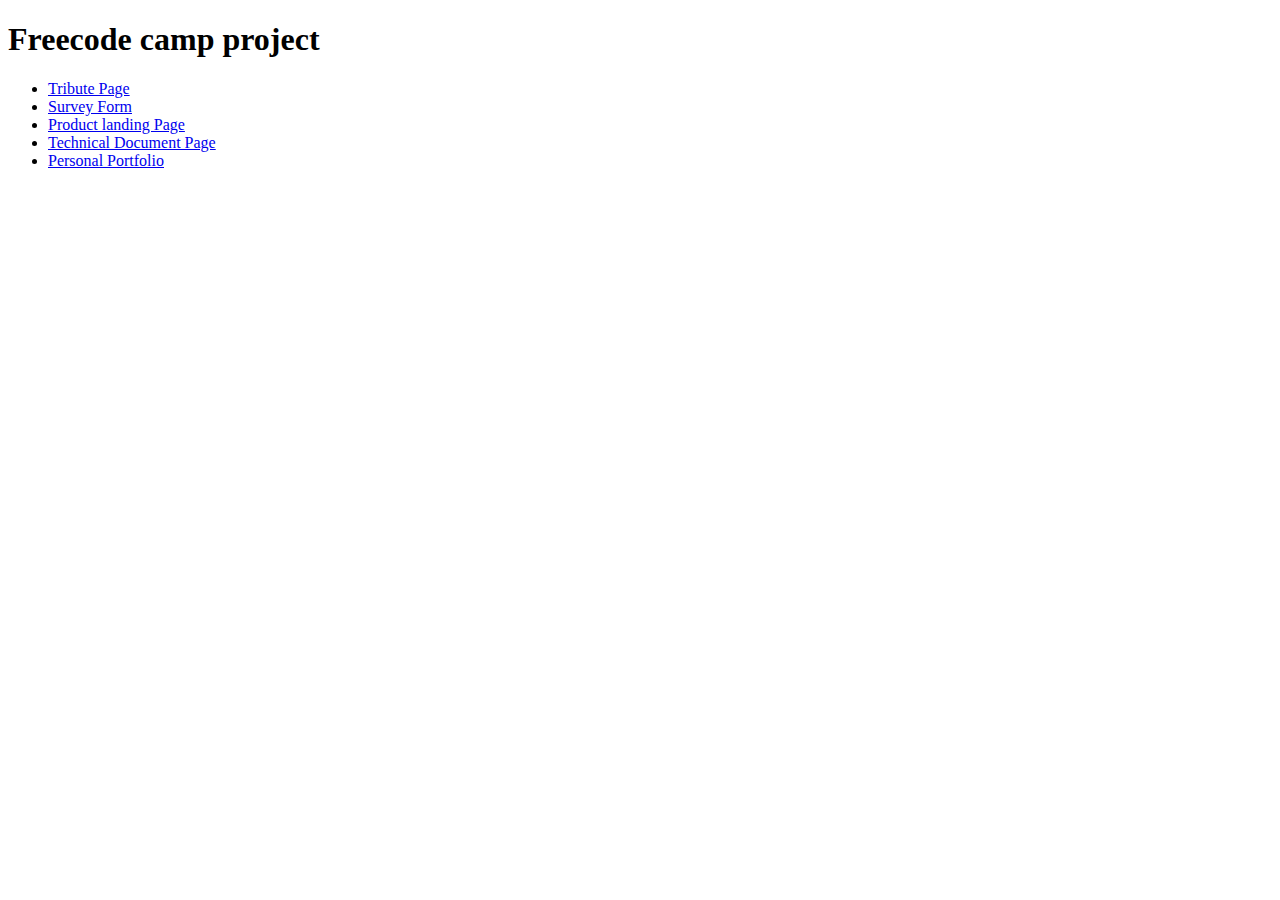
<file: index.html>
<!DOCTYPE html>
<html lang="en">
<head>
    <meta charset="UTF-8">
    <meta http-equiv="X-UA-Compatible" content="IE=edge">
    <meta name="viewport" content="width=device-width, initial-scale=1.0">
    <title>Document</title>
</head>
<body>
    <H1>Freecode camp project</H1>
    <ul>
    <li><a href="./Tribute Page/index.html">Tribute Page</a></li>
    <li><a href="./Survey Form/index.html">Survey Form</a></li>
    <li><a href="./Product Landing Page/index.html">Product landing Page</a></li>
    <li><a href="./Technical Documentation Page/index.html">Technical Document Page</a></li>
    <li><a href="./Portfolio/index.html">Personal Portfolio</a></li>
</ul>
</body>
</html>
</file>
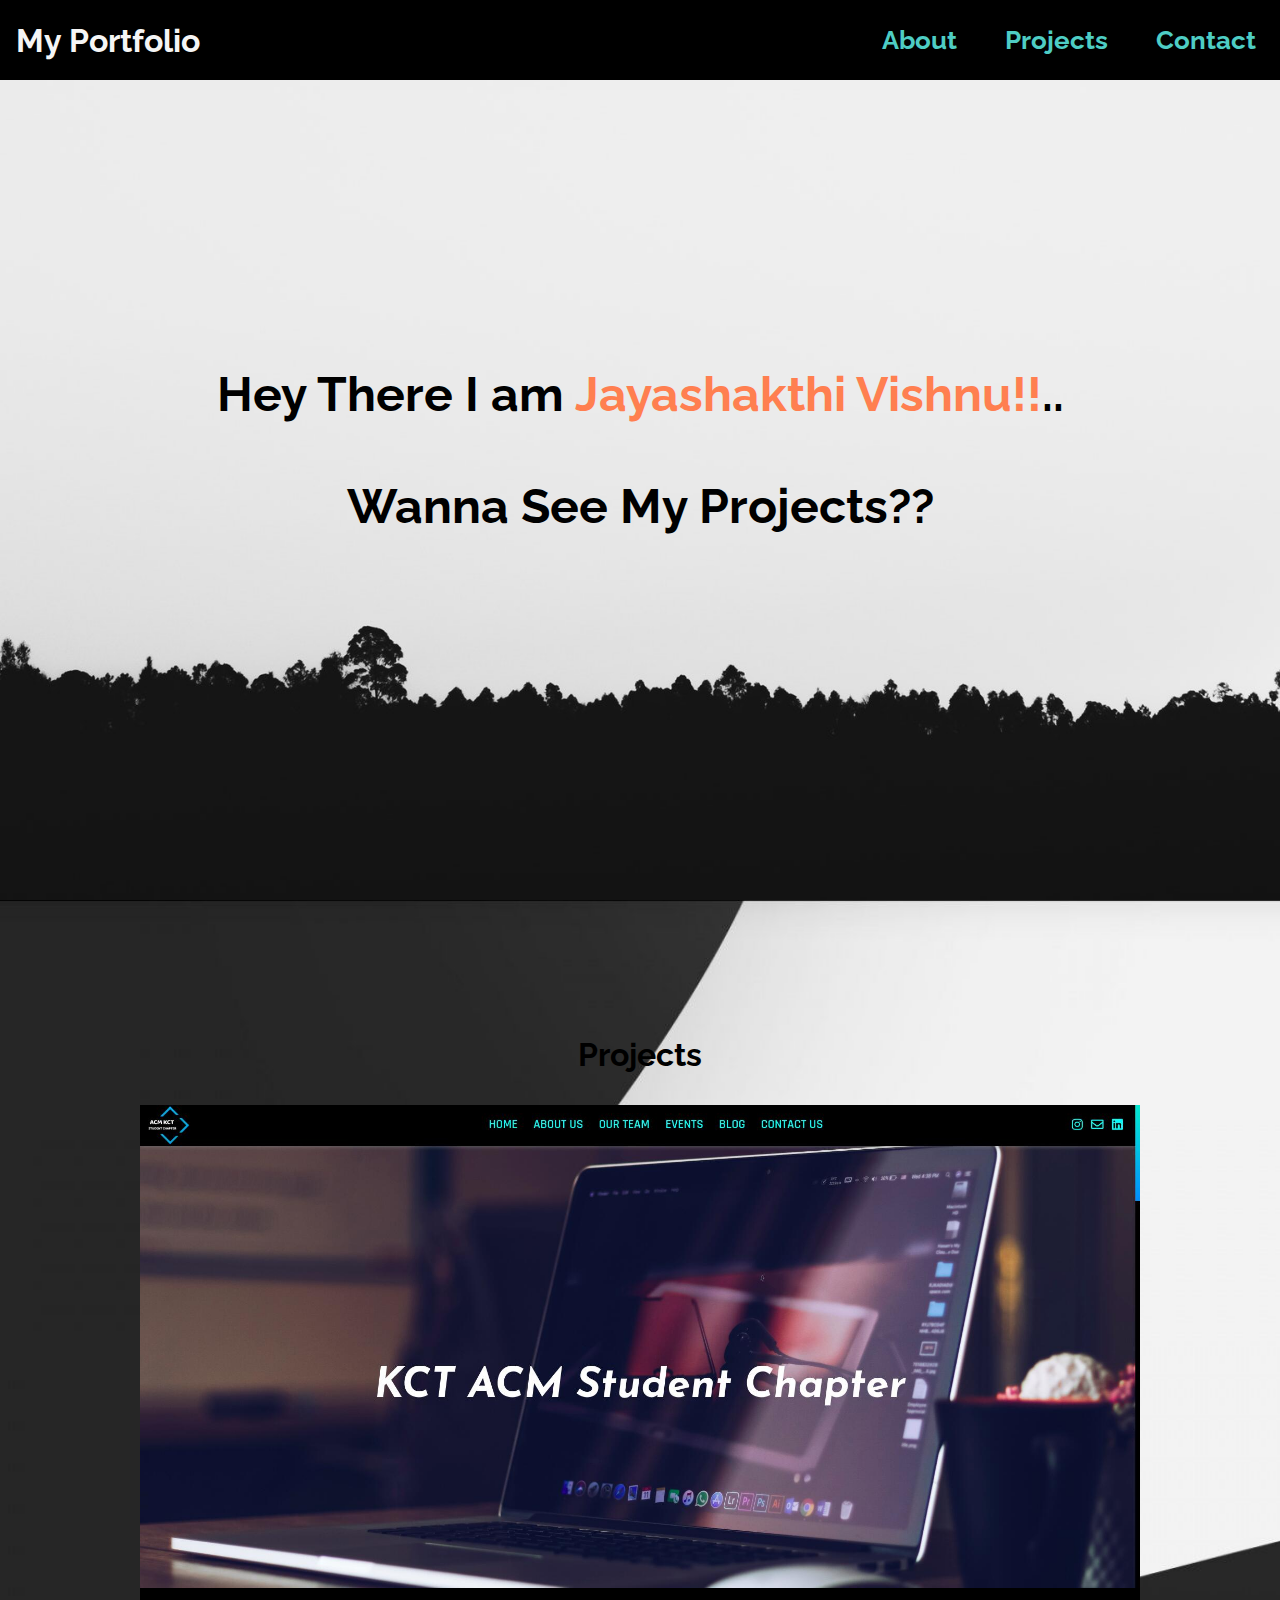
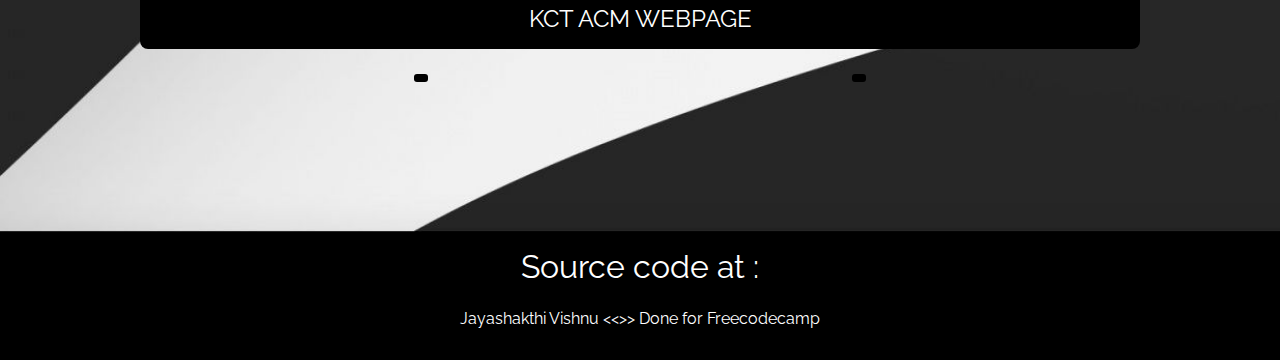
<file: Portfolio/index.html>
<!DOCTYPE html>
<html lang="en">
<head>
    <meta charset="UTF-8">
    <meta http-equiv="X-UA-Compatible" content="IE=edge">
    <meta name="viewport" content="width=device-width, initial-scale=1.0">
    <title>Document</title>
    <link rel="stylesheet" href="./styles.css">
    <link rel="stylesheet" href="https://use.fontawesome.com/releases/v5.8.1/css/all.css"
          integrity="sha384-50oBUHEmvpQ+1lW4y57PTFmhCaXp0ML5d60M1M7uH2+nqUivzIebhndOJK28anvf" crossorigin="anonymous" />
          <link rel="preconnect" href="https://fonts.gstatic.com">
          <link href="https://fonts.googleapis.com/css2?family=Raleway:wght@500&display=swap" rel="stylesheet">
    <link rel="stylesheet" href="./owl.carousel.min.css">
    <link rel="stylesheet" href="./owl.theme.default.min.css">
</head>
<body>
    <navbar id="navbar" class="navbar">
        <div class="heading">
            <h2>My Portfolio</h2>
        </div>
        <div class="links">
        <a href="#welcome-section">About</a>
        <a href="#projects">Projects</a>
        <a href="#footer">Contact</a>
        </div>
        <span><i class="fas fa-chevron-down" id="ham-burg"></i></span>
    </navbar>
    <section id="welcome-section">
        <h1>Hey There I am <span>Jayashakthi Vishnu!!</span>..<br><br>Wanna See My Projects??</h1>
    </section>
    <section id="projects">
        <h1 class="project-head">Projects</h1>
        <div id="inner-pro">
        <div class="owl-carousel owl-theme">
            <div class="item-wraps">
                <a href="https://acmkct.netlify.app/" target="_blank" class="projects-links project-tile">
                    <img src="./kctacm.jpg" alt="tribute page">
                    <div class="spaner">KCT ACM WEBPAGE</div>
                </a>
            </div>
                <div class="item-wraps">
                <a href="https://freeccjsv.netlify.app/tribute%20page/" target="_blank" class="projects-links project-tile">
                    <img src="./tribute1.jpg" alt="tribute page">
                    <div class="spaner">Tribute Page</div>
                </a>
                </div>
                <div class="item-wraps">
                    <a href="https://freeccjsv.netlify.app/survey%20form/" target="_blank" class="projects-links project-tile">
                        <img src="./tribute.jpg" alt="tribute page">
                        <div class="spaner">Survey Form</div>
                    </a>
                </div>
                <div class="item-wraps">
                    <a href="https://freeccjsv.netlify.app/product%20landing%20page/" target="_blank" class="projects-links project-tile">
                        <img src="./product-land.jpg" alt="tribute page">
                        <div class="spaner">Product Landing Page</div>
                    </a>
                </div>
                <div class="item-wraps">
                    <a href="https://freeccjsv.netlify.app/technical%20documentation%20page/" target="_blank" class="projects-links project-tile">
                        <img src="./tech-doc.jpg" alt="tribute page">
                        <div class="spaner">Technical Documentation Page</div>
                    </a>
                </div>
                <div class="item-wraps">
                    <a href="https://jayashakthi28.github.io/first_model_web/" target="_blank" class="projects-links project-tile">
                        <img src="./coding-blog.jpg" alt="tribute page">
                        <div class="spaner">Coding Blog</div>
                    </a>
                </div>
        </div>
        </div>
        <div class="owl-nav">
            <span class="owl-nav-prev" data-aos="fade-left" data-aos-duration="1000" data-aos-delay="200"><i class="fas fa-chevron-left"></i></span>
            <span class="owl-nav-next" data-aos="fade-right" data-aos-duration="1000" data-aos-delay="200"><i class="fas fa-chevron-right"></i></span>
        </div>
    </section>
    <footer id="footer">
        <div class="github-footer">Source code at : <a href="https://github.com/Jayashakthi28" id="profile-link" target="_blank"><i class="fab fa-github"></i></a></div>
        <div><i class="fas fa-copyright"></i> Jayashakthi Vishnu <<>> Done for Freecodecamp</div>
    </footer>
    <script src="./jquery.min.js"></script>
    <script src="./owl.carousel.min.js"></script>
 <script src="./script.js"></script>
 <script src="https://cdn.freecodecamp.org/testable-projects-fcc/v1/bundle.js"></script>
</body>
</html>
</file>
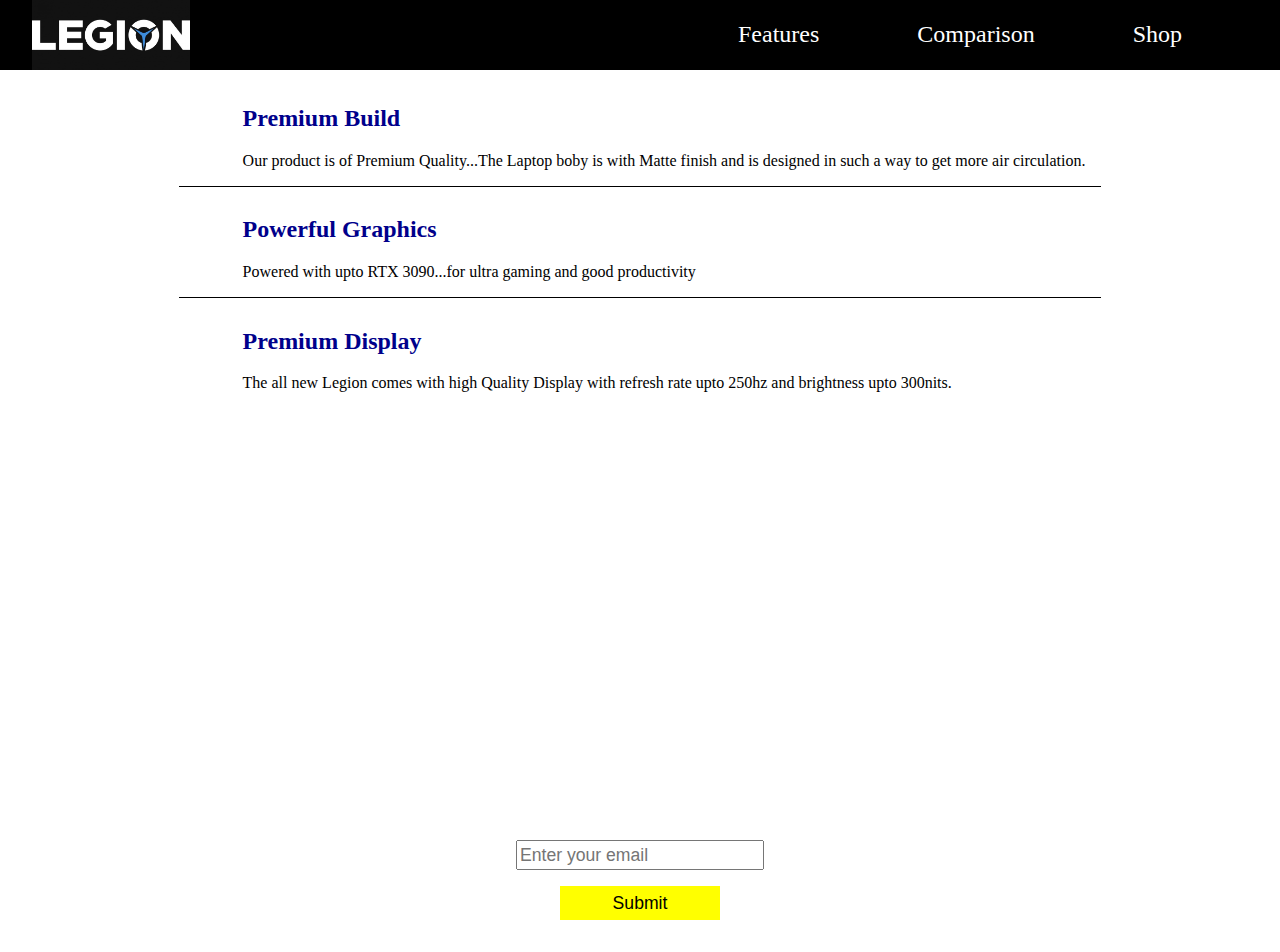
<file: Product Landing Page/index.html>
<!DOCTYPE html>
<html lang="en">
  <head>
    <meta charset="UTF-8" />
    <meta http-equiv="X-UA-Compatible" content="IE=edge" />
    <meta name="viewport" content="width=device-width, initial-scale=1.0" />
    <title>Document</title>
    <link rel="stylesheet" href="styles.css" />
    <link
      rel="stylesheet"
      href="https://use.fontawesome.com/releases/v5.8.1/css/all.css"
      integrity="sha384-50oBUHEmvpQ+1lW4y57PTFmhCaXp0ML5d60M1M7uH2+nqUivzIebhndOJK28anvf"
      crossorigin="anonymous"
    />
  </head>
  <body>
    <header id="header">
      <img src="Lenovo-Legion.jpg" alt="Lenovo-Legion" id="header-img" />
      <nav id="nav-bar">
        <a href="#email" class="nav-link">Features</a>
        <a href="#video" class="nav-link">Comparison</a>
        <a href="#form" class="nav-link">Shop</a>
      </nav>
    </header>
    <div class="pro-des">
      <div class="pro-ele">
        <div class="icon"><i class="fas fa-laptop"></i></div>
        <div id="para-cont">
          <h2>Premium Build</h2>
          <p>
            Our product is of Premium Quality...The Laptop boby is with Matte
            finish and is designed in such a way to get more air circulation.
          </p>
        </div>
      </div>
      <div class="pro-ele">
        <div class="icon"><i class="fas fa-memory"></i></div>
        <div id="para-cont">
          <h2>Powerful Graphics</h2>
          <p>
            Powered with upto RTX 3090...for ultra gaming and good productivity
          </p>
        </div>
      </div>
      <div class="pro-ele">
        <div class="icon"><i class="fas fa-desktop"></i></div>
        <div id="para-cont">
          <h2>Premium Display</h2>
          <p>
            The all new Legion comes with high Quality Display with refresh rate
            upto 250hz and brightness upto 300nits.
          </p>
        </div>
      </div>
    </div>
    <div id="videoer">
    <iframe
      src="https://www.youtube.com/embed/xSsd-6xjHfw"
      title="YouTube video player"
      frameborder="0"
      allow="accelerometer; autoplay; clipboard-write; encrypted-media; gyroscope; picture-in-picture"
      allowfullscreen id="video"
    ></iframe>
    </div>
    <div class="form-cont">
      <form action="https://www.freecodecamp.com/email-submit" id="form">
          <input type="email" placeholder="Enter your email" id="email" name="email">
          <input type="submit" id="submit">
      </form>
    </div>
    <script src="https://cdn.freecodecamp.org/testable-projects-fcc/v1/bundle.js"></script>
  </body>
</html>
</file>
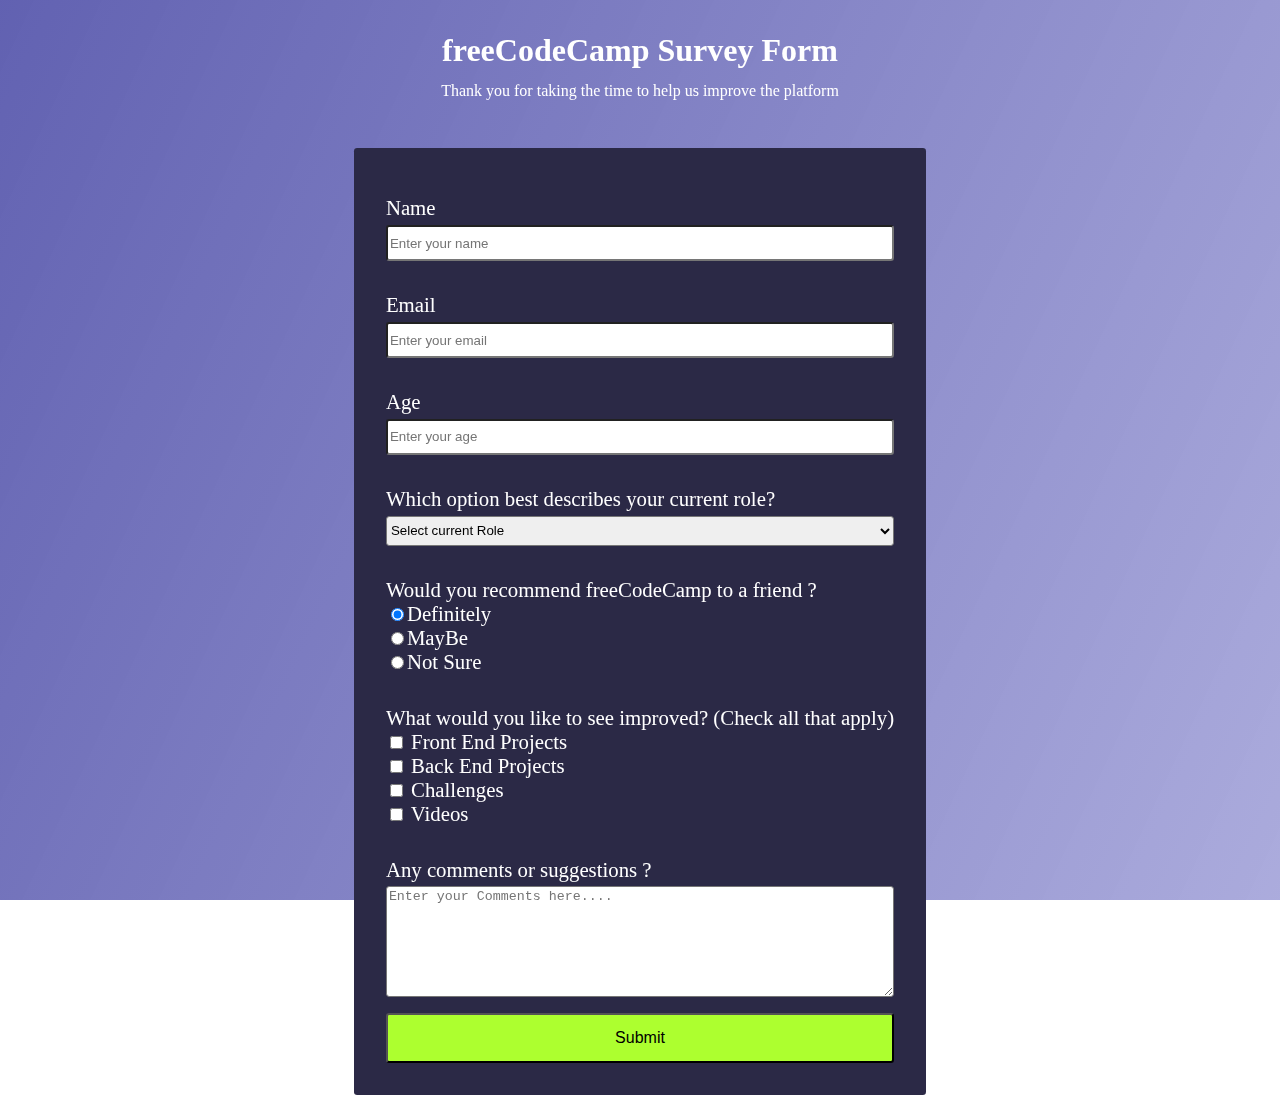
<file: Survey Form/index.html>
<!DOCTYPE html>
<html lang="en">
  <head>
    <meta charset="UTF-8" />
    <meta http-equiv="X-UA-Compatible" content="IE=edge" />
    <meta name="viewport" content="width=device-width, initial-scale=1.0" />
    <title>Document</title>
    <link rel="stylesheet" href="./styles.css" />
  </head>
  <body>
    <h1 id="title">freeCodeCamp Survey Form</h1>
    <p id="description">
      Thank you for taking the time to help us improve the platform
    </p>
    <form action="jsvblog.netlify.app" id="survey-form">
      <div class="name-wrap wrap">
        <label id="name-label" class="label">Name</label>
        <input type="text" id="name" placeholder="Enter your name" required />
      </div>
      <div class="email-wrap wrap">
        <label id="email-label">Email</label>
        <input
          type="email"
          id="email"
          placeholder="Enter your email"
          required
        />
      </div>
      <div class="age-wrap wrap">
        <label id="number-label" class="label">Age</label>
        <input
          type="number"
          id="number"
          placeholder="Enter your age"
          min="10"
          max="120"
        />
      </div>
      <div class="dd-wrap wrap">
        <label for="" id="dropdown-label"
          >Which option best describes your current role?</label
        >
        <select name="dropdown" id="dropdown">
          <option value="" disabled selected>Select current Role</option>
          <option value="student">student</option>
          <option value="full-time-job">Full Time Job</option>
          <option value="full-time-learner">Full Time Learner</option>
          <option value="prefer-not-to-say">Prefer Not to Say</option>
          <option value="other">Other</option>
        </select>
      </div>
      <div class="radio-wrap wrap">
        <label for="" id="radio-label"
          >Would you recommend freeCodeCamp to a friend ?</label
        >
        <div>
          <input
            type="radio"
            id="definetely"
            name="radio"
            checked
            value="Definitely"
          /><label for="definitely">Definitely</label>
        </div>
        <div>
          <input type="radio" id="maybe" name="radio" value="Maybe" /><label
            for="maybe"
            >MayBe</label
          >
        </div>
        <div>
          <input
            type="radio"
            id="notsure"
            name="radio"
            value="Not Sure"
          /><label for="notsure">Not Sure</label>
        </div>
      </div>
      <div class="check-wrap wrap">
        <label id="checkbox-label"
          >What would you like to see improved? (Check all that apply)</label
        >
        <div>
          <input
            type="checkbox"
            id="frontendpro"
            name="checkbox"
            value="frontendpro Projects"
          /> Front End Projects
        </div>
        <div>
          <input
            type="checkbox"
            id="backendpro"
            name="checkbox"
            value="backendpro Projects"
          /> Back End Projects
        </div>
        <div>
          <input
            type="checkbox"
            id="challanges"
            name="checkbox"
            value="challanges"
          /> Challenges
        </div>
        <div>
          <input
            type="checkbox"
            id="videos"
            name="checkbox"
            value="videos"
          /> Videos
        </div>
      </div>
      <div class="comment-wrap wrap">
        <label for="comment">Any comments or suggestions ?</label>
        <textarea
          name="comment"
          id="comment"
          cols="50"
          rows="7"
          placeholder="Enter your Comments here...."
        ></textarea>
      </div>
      <button id="submit" type="submit">Submit</button>
    </form>
  </body>
  <script src="https://cdn.freecodecamp.org/testable-projects-fcc/v1/bundle.js"></script>
</html>
</file>
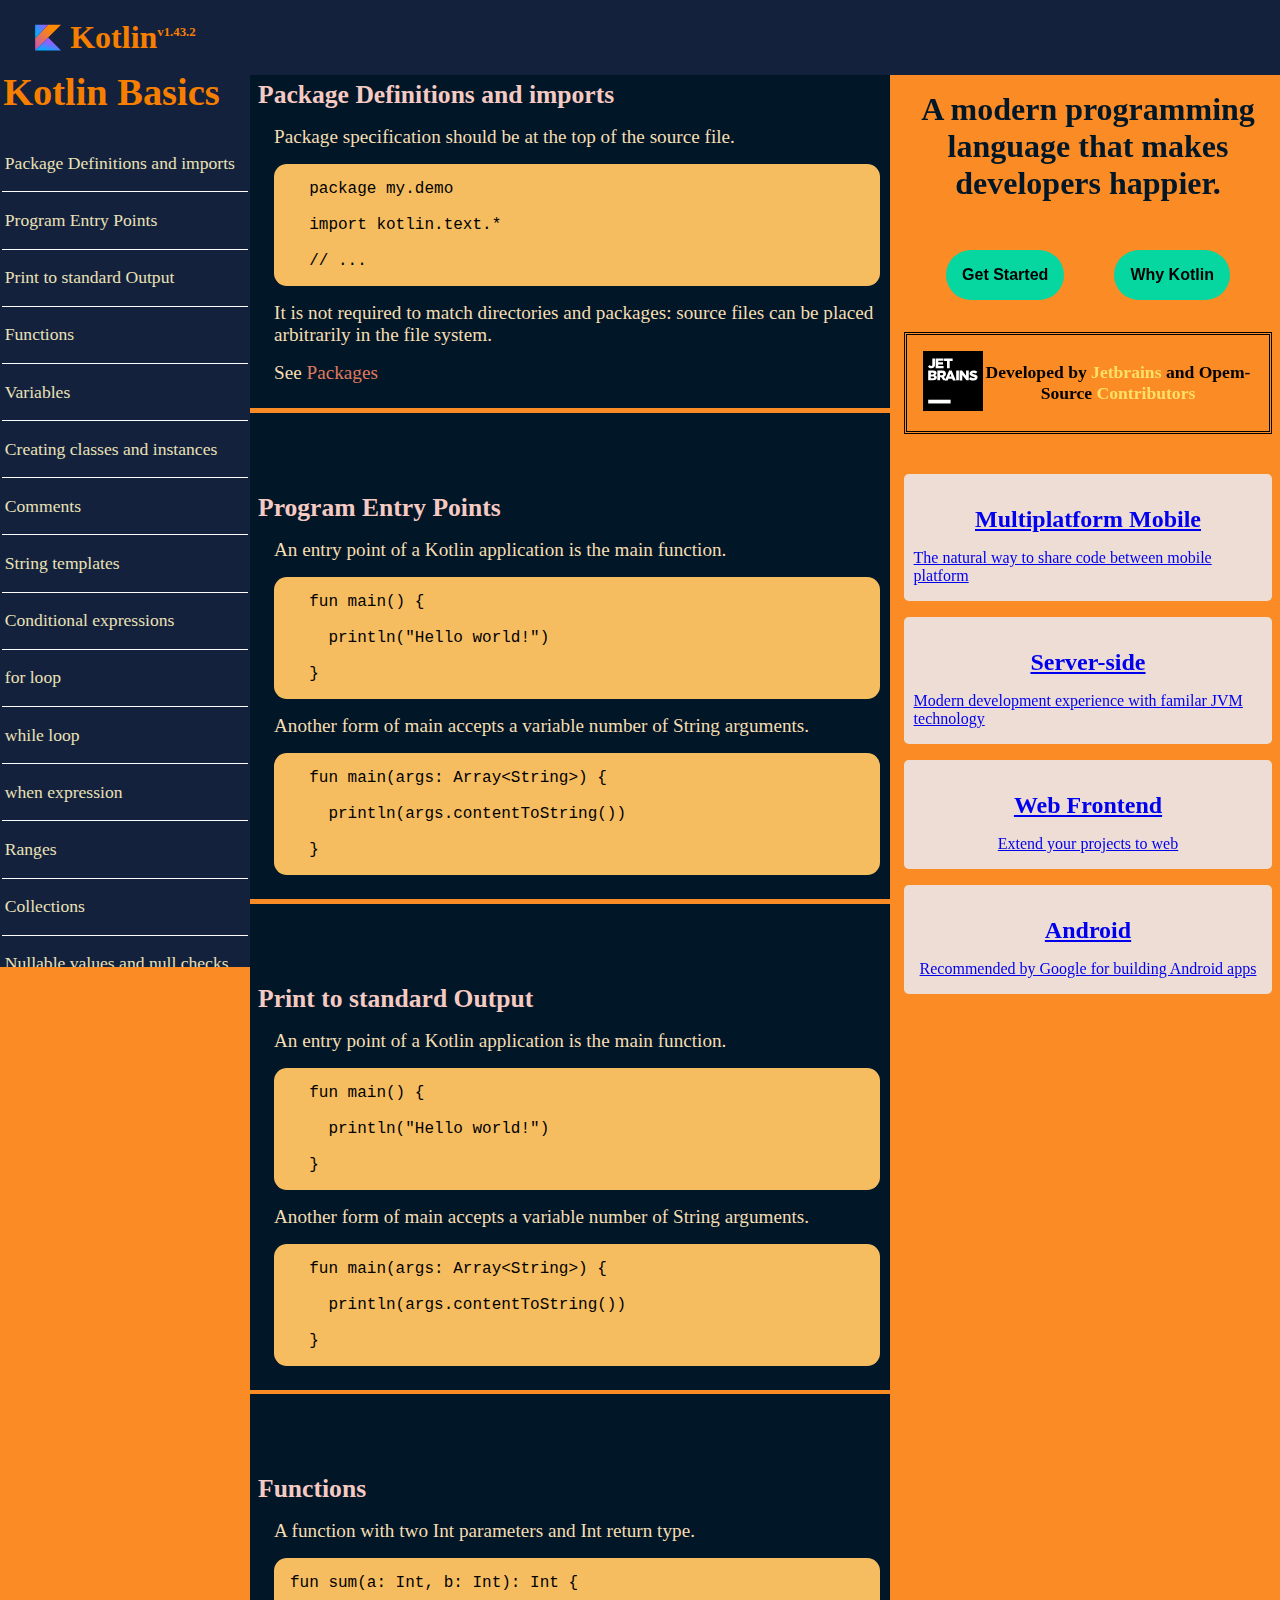
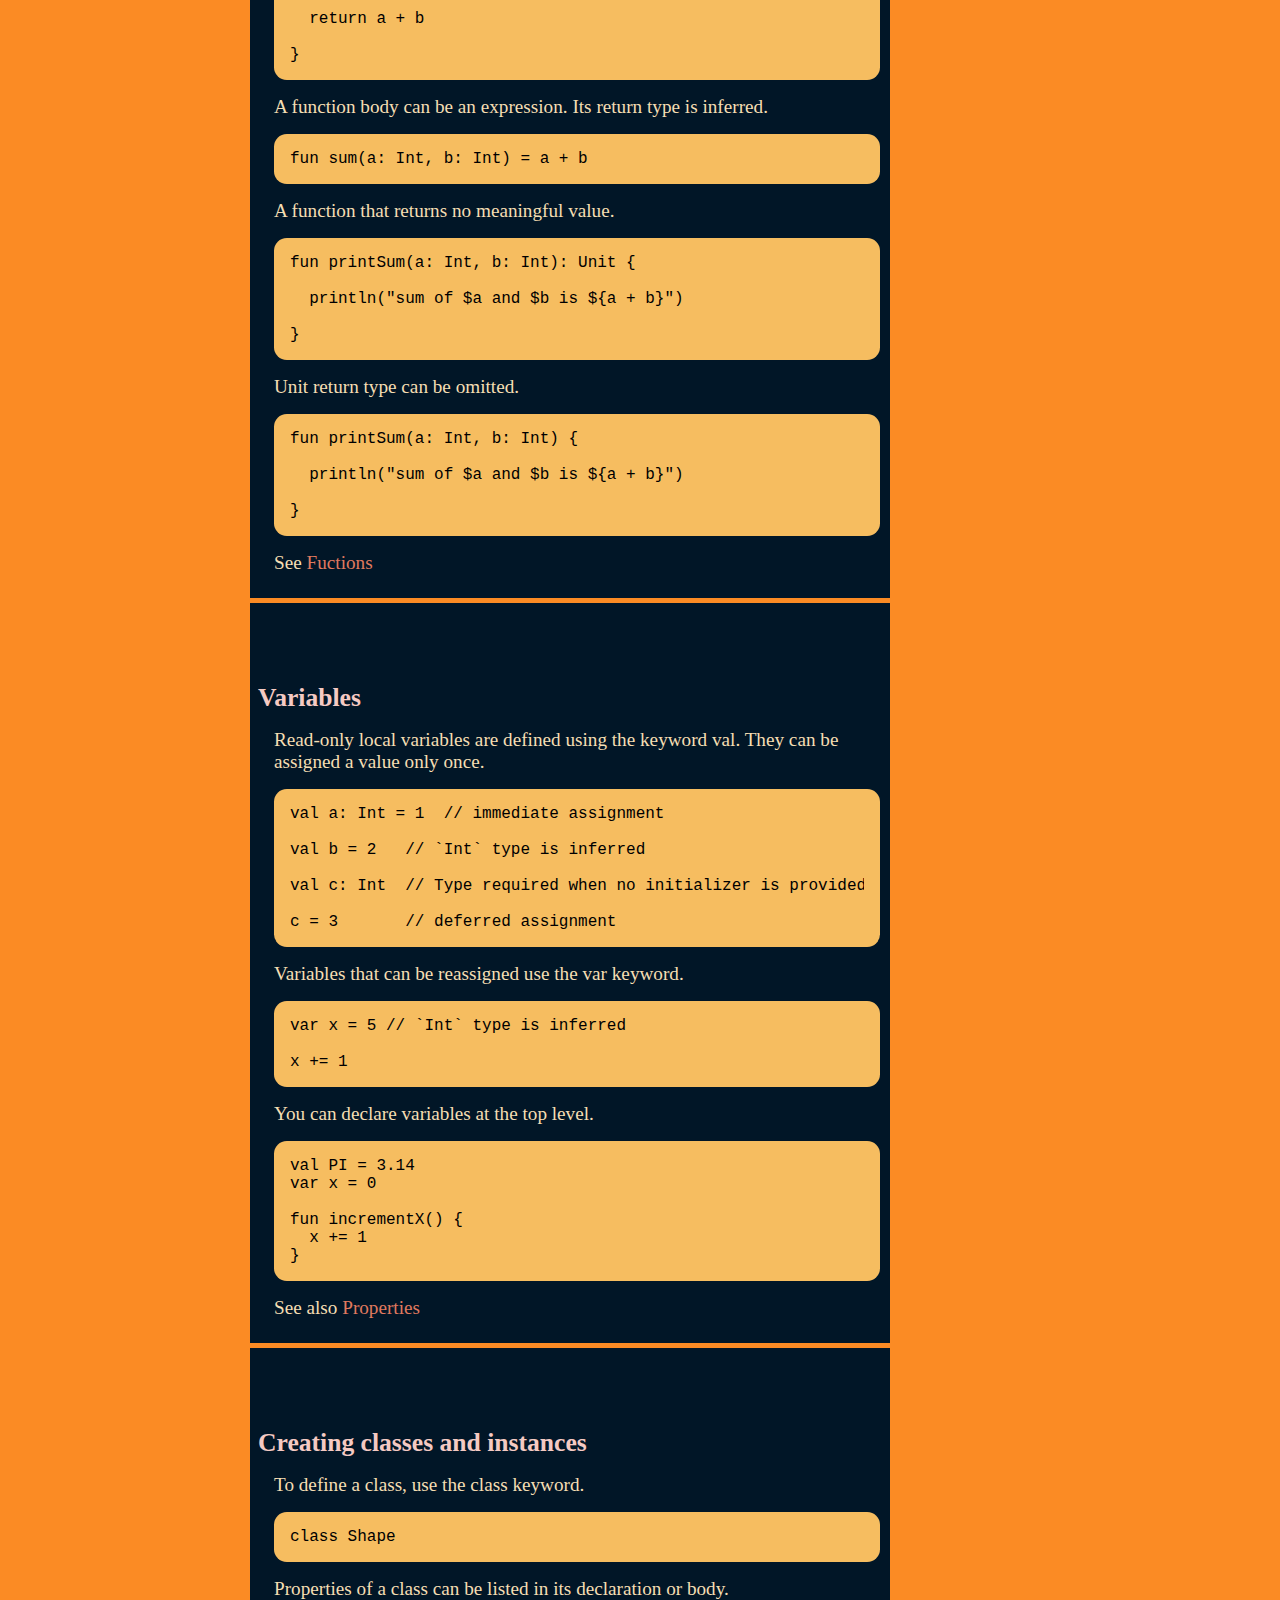
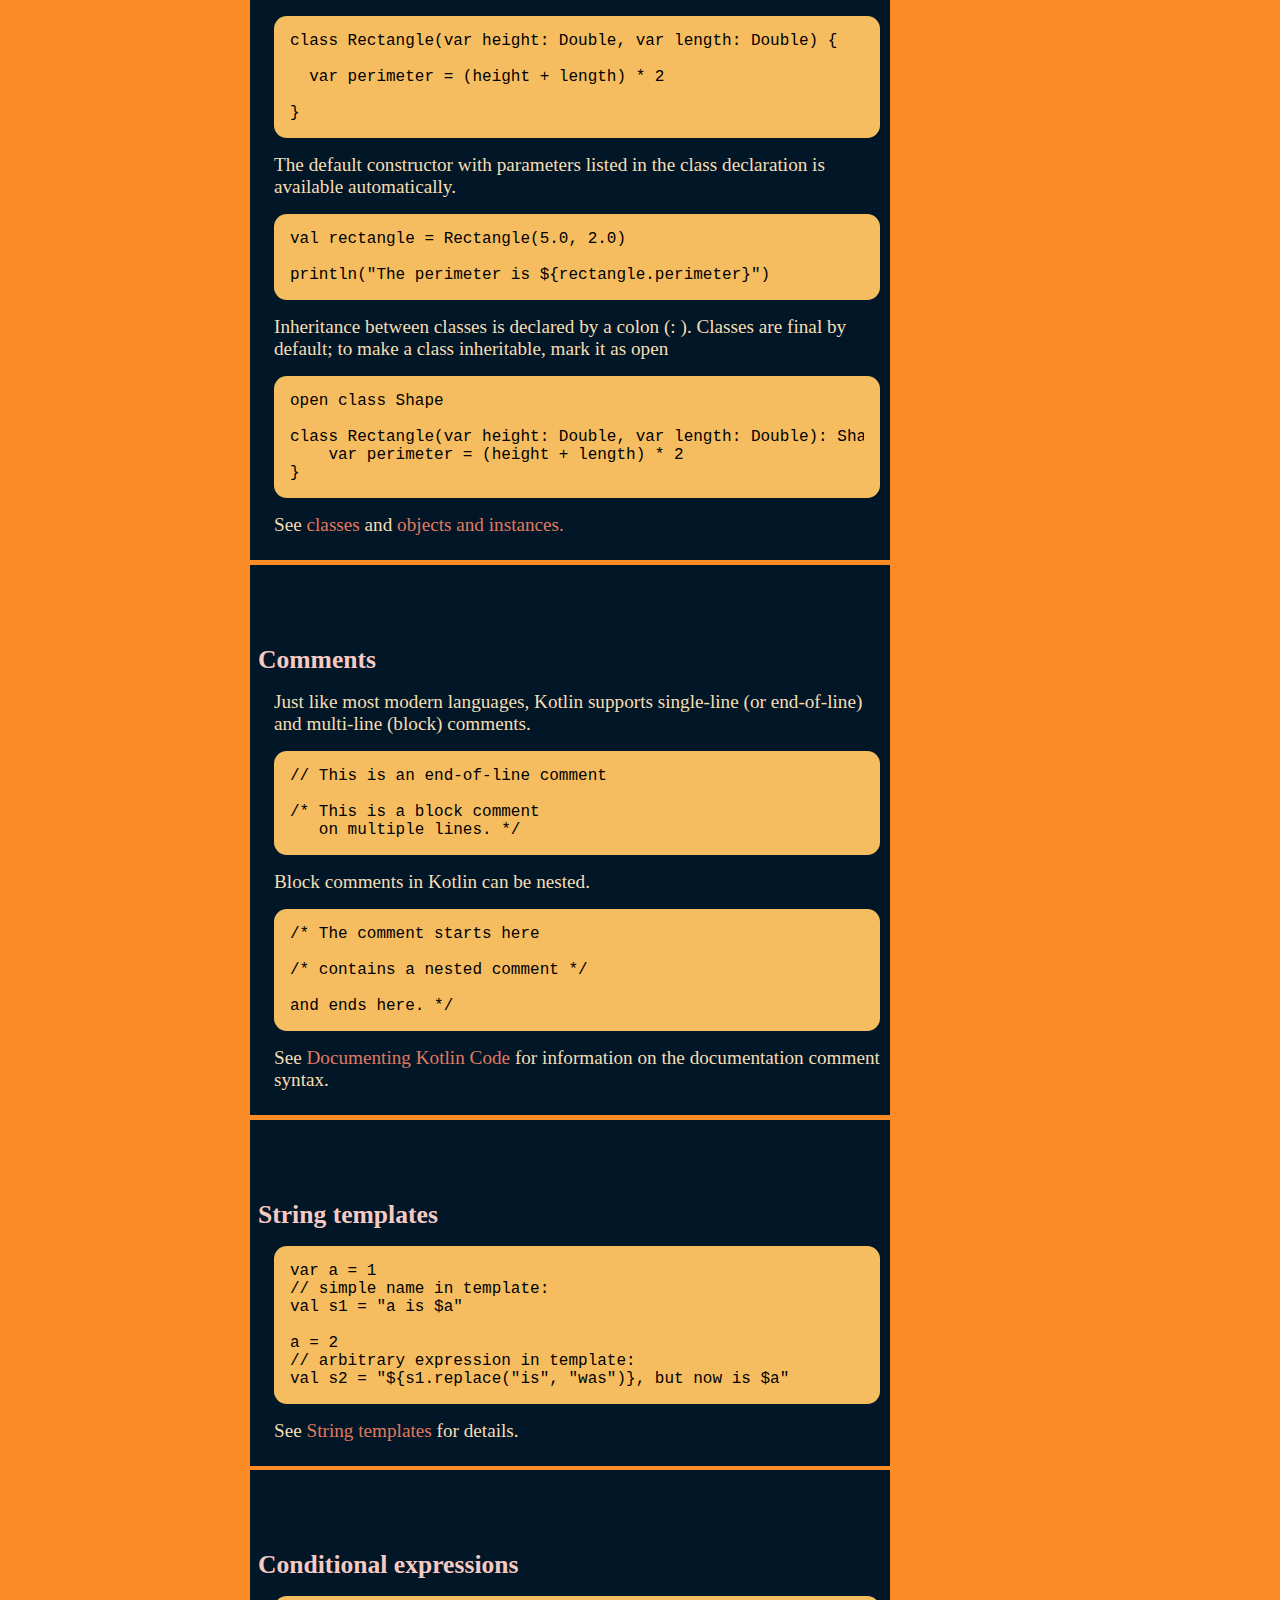
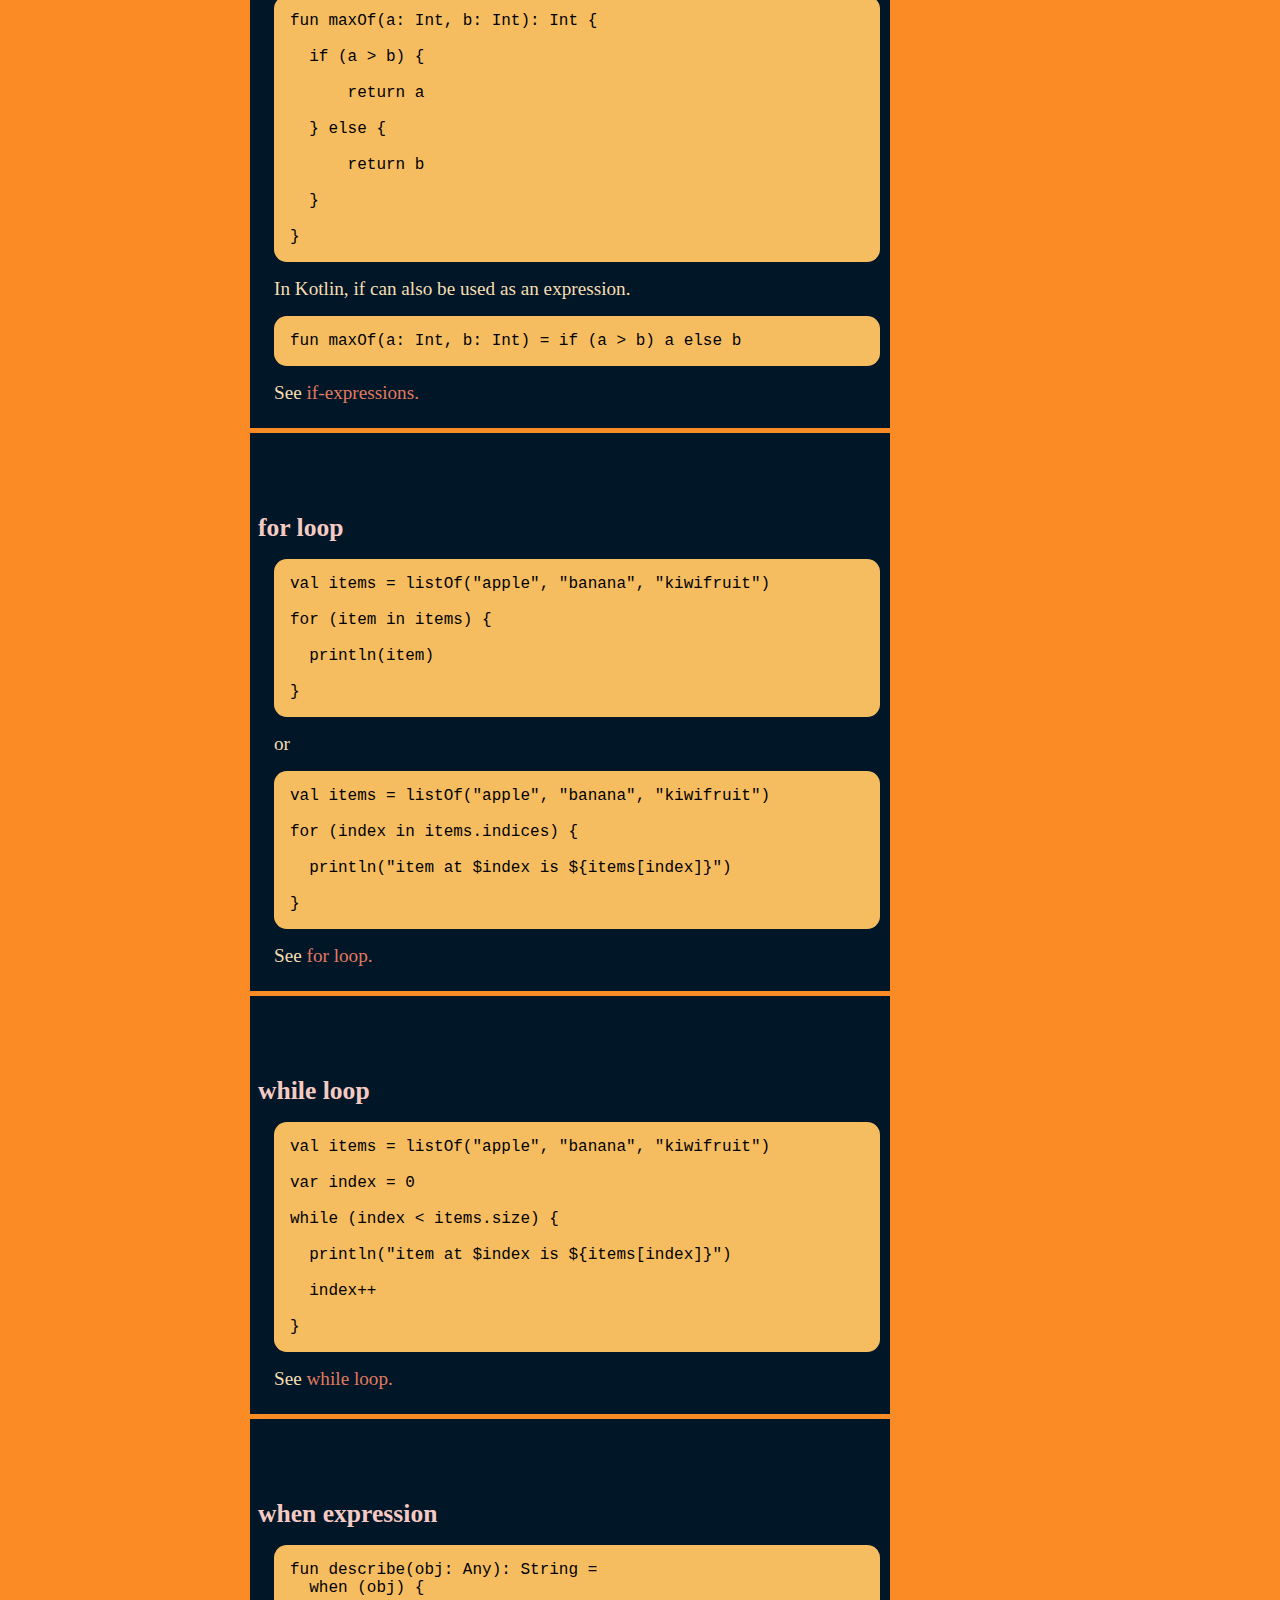
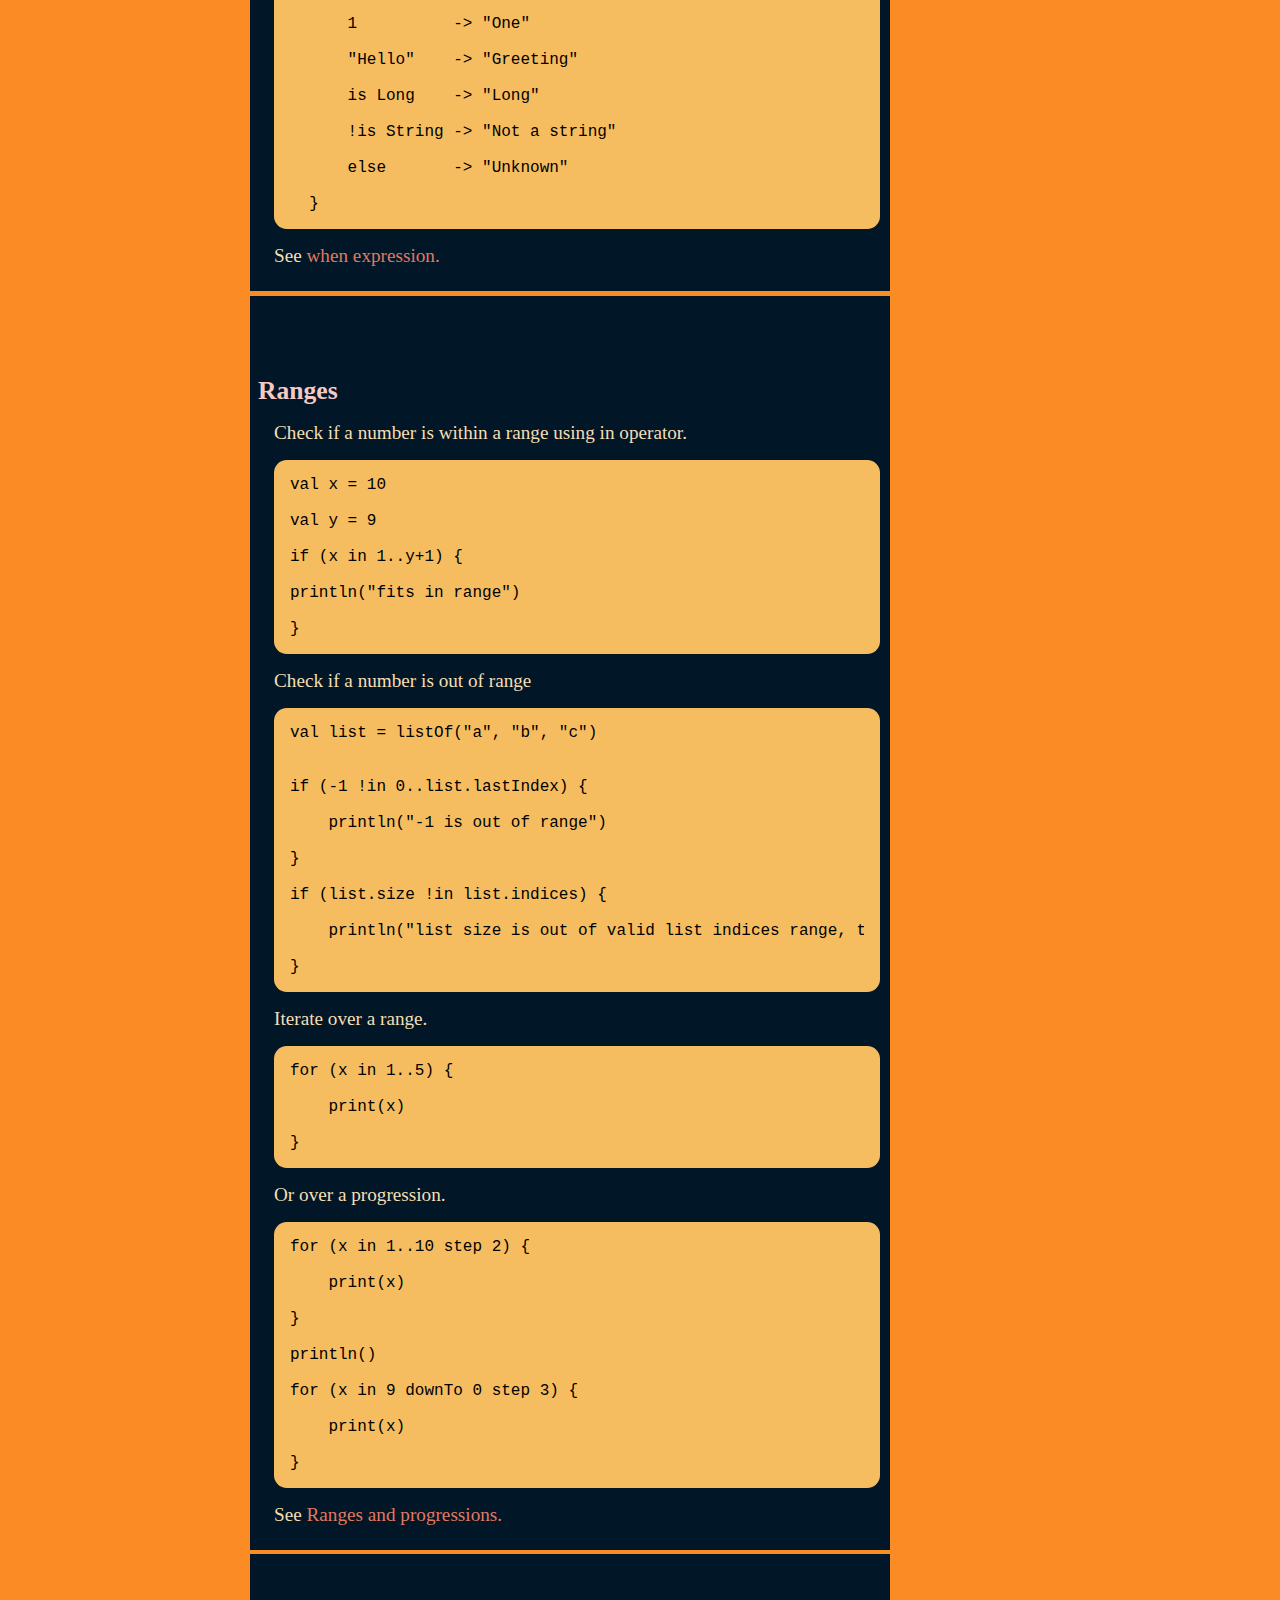
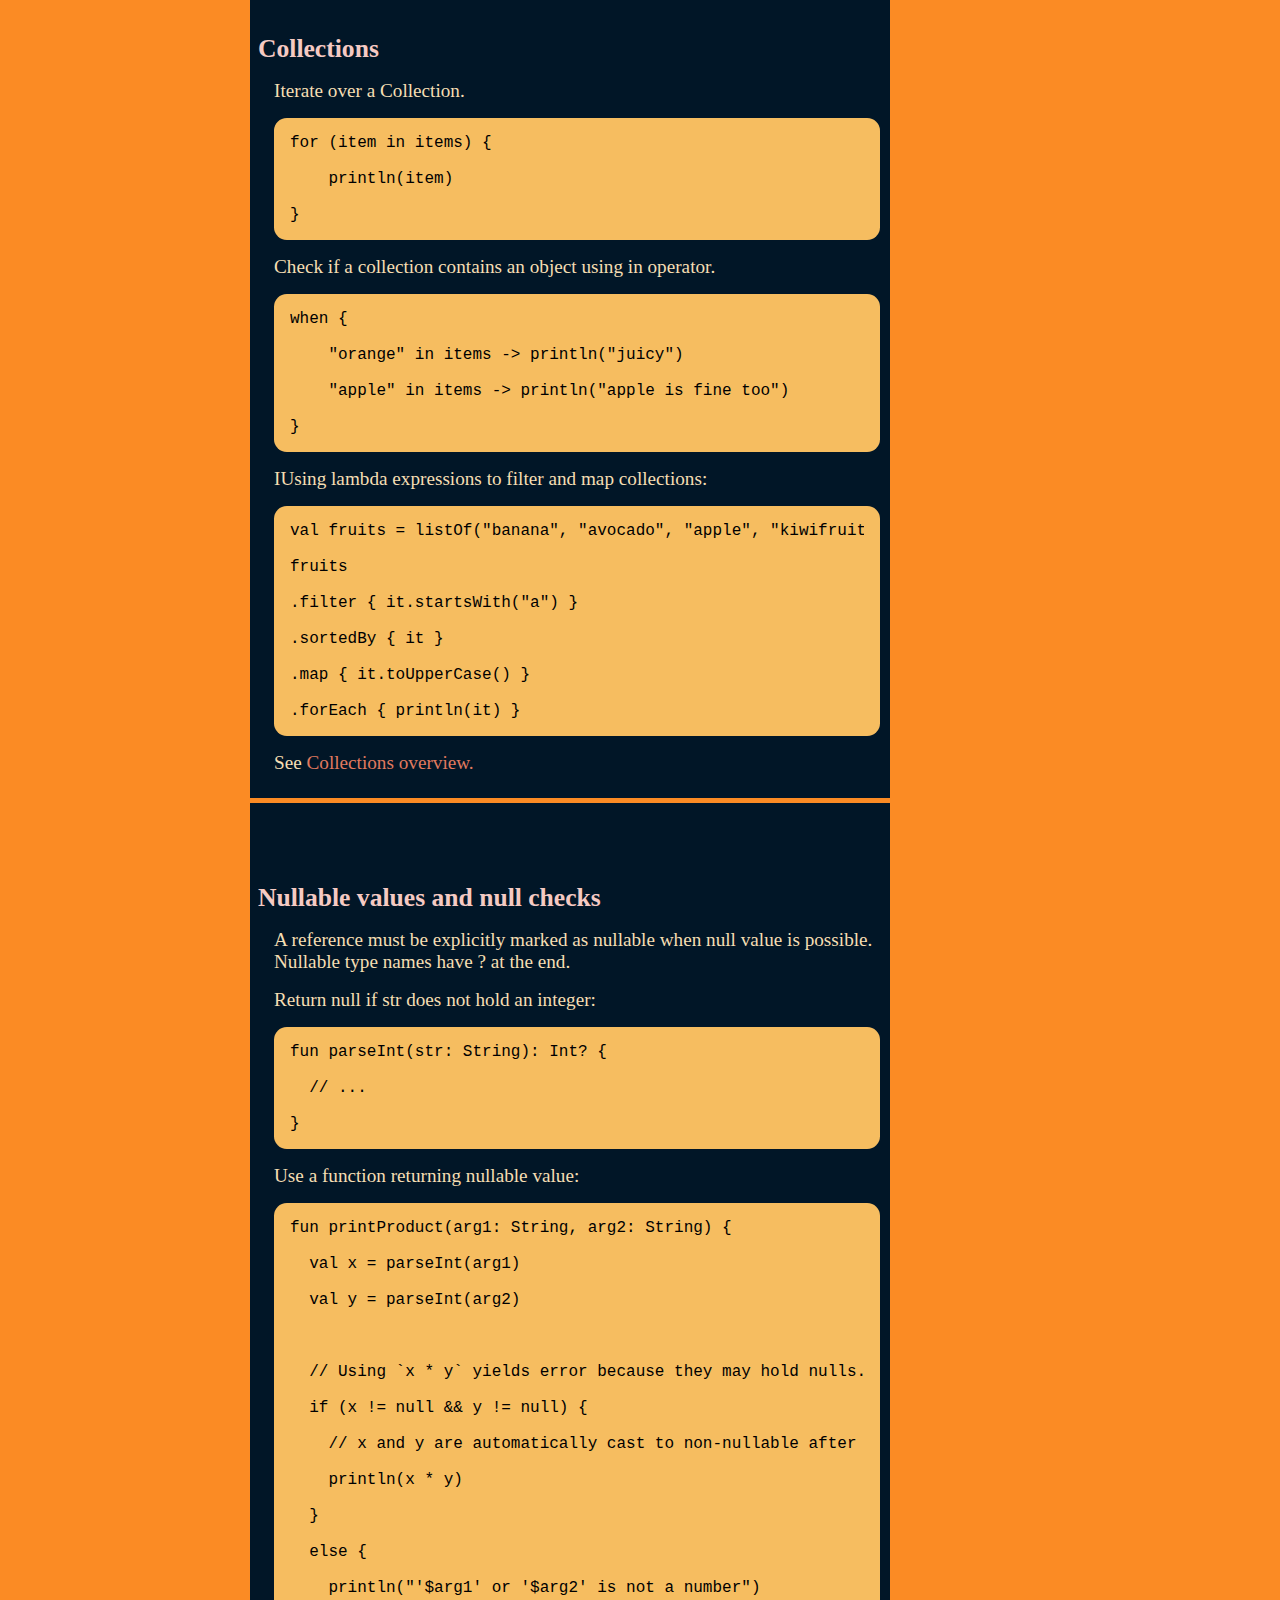
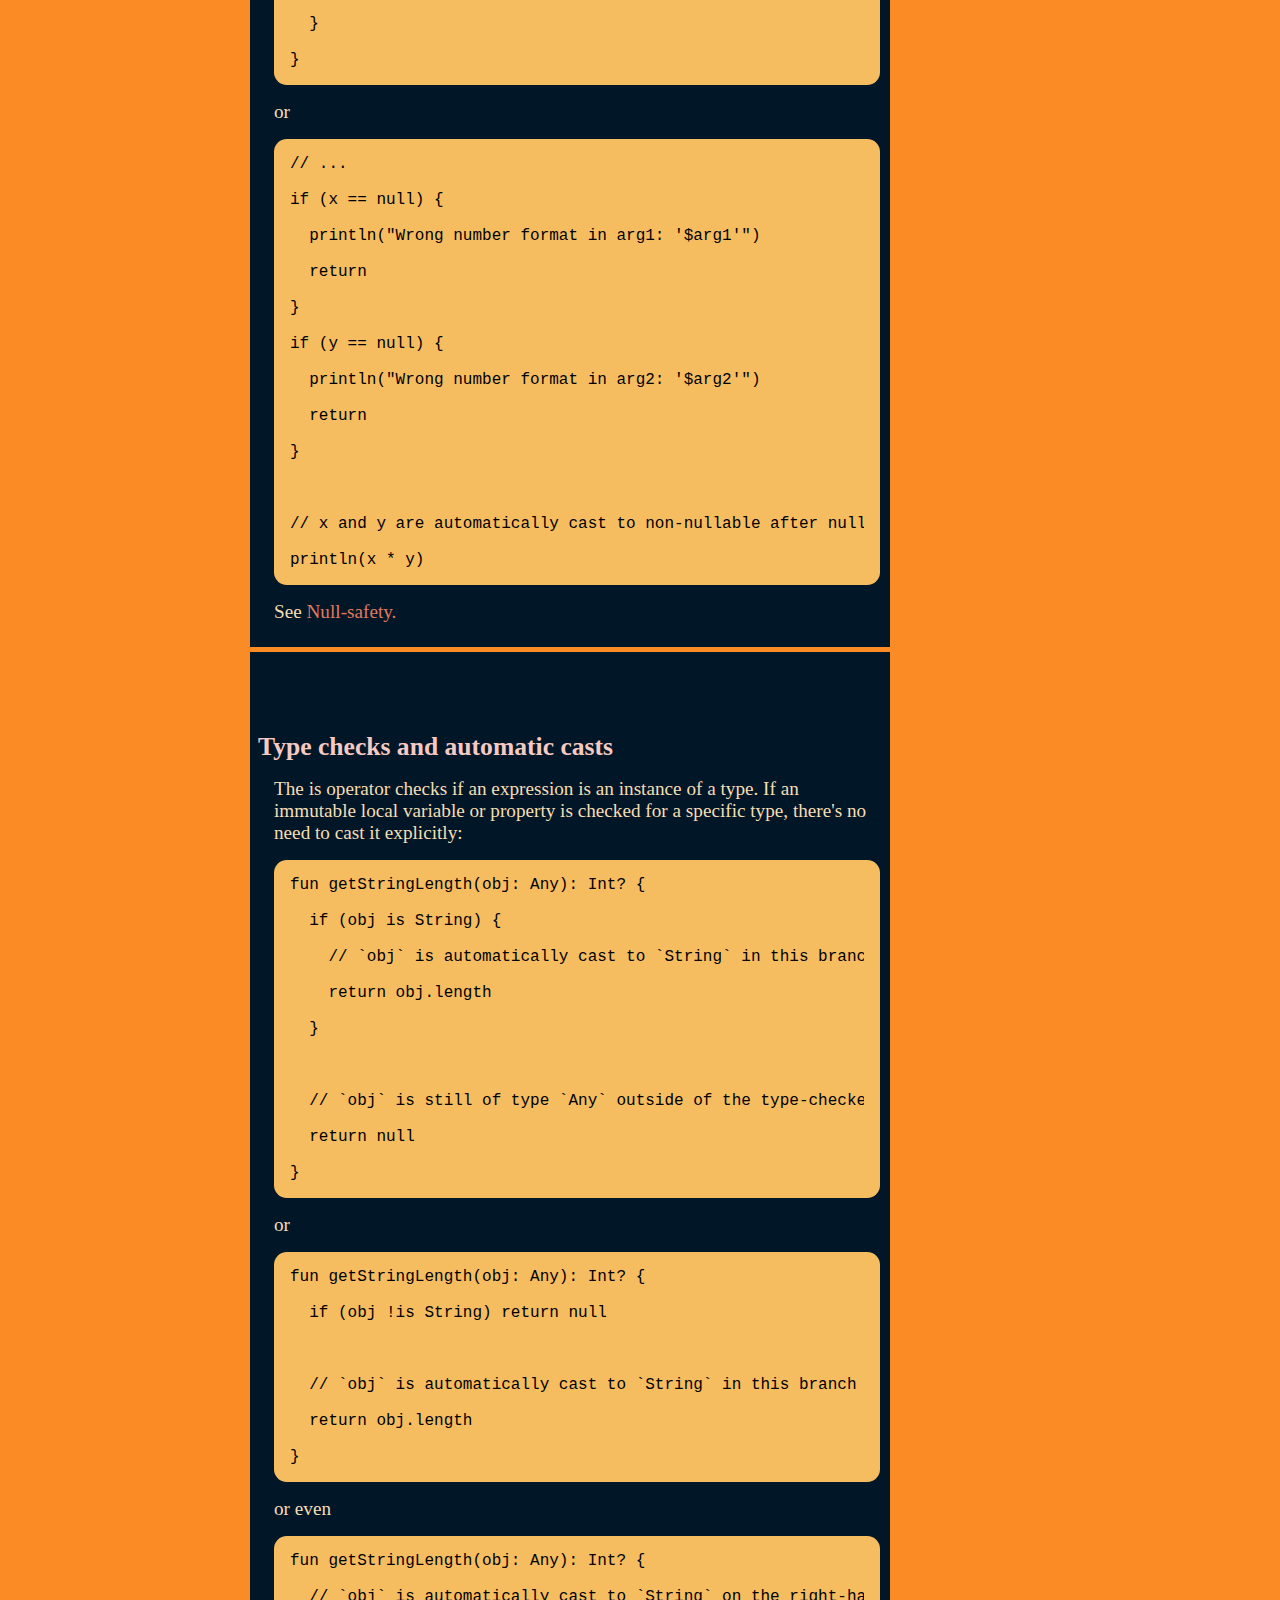
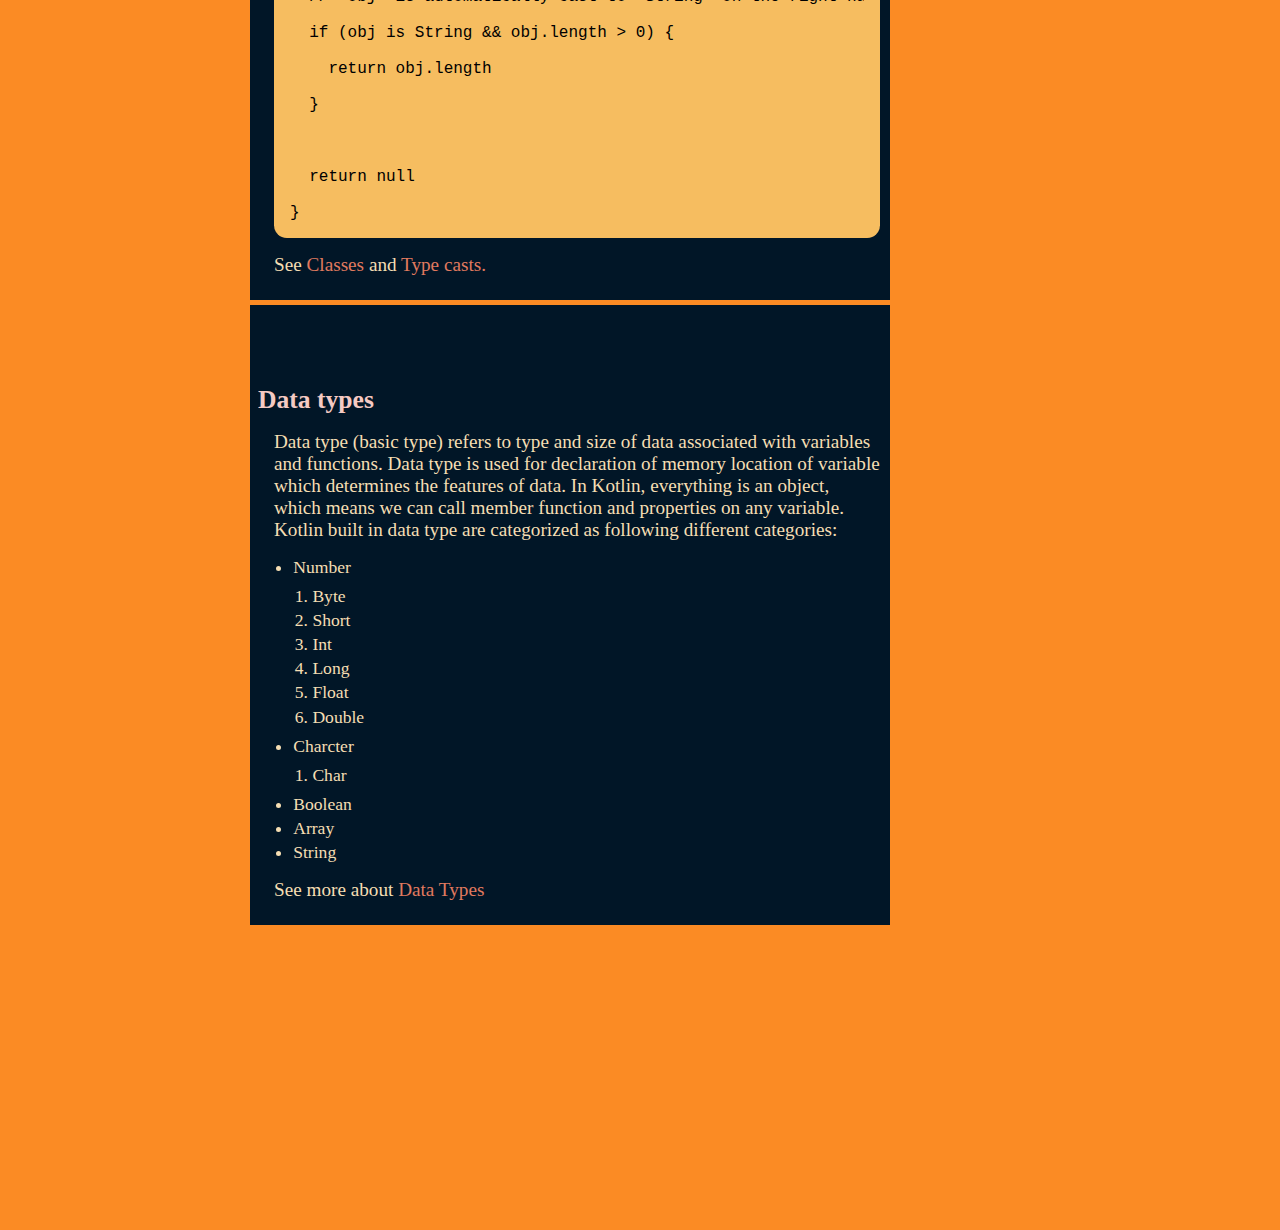
<file: Technical Documentation Page/index.html>
<!DOCTYPE html>
<html lang="en">
  <head>
    <meta charset="UTF-8" />
    <meta http-equiv="X-UA-Compatible" content="IE=edge" />
    <meta name="viewport" content="width=device-width, initial-scale=1.0" />
    <title>Technical documentation Page</title>
  </head>
  <link rel="stylesheet" href="styles.css" />
  <link
    rel="stylesheet"
    href="https://use.fontawesome.com/releases/v5.8.1/css/all.css"
    integrity="sha384-50oBUHEmvpQ+1lW4y57PTFmhCaXp0ML5d60M1M7uH2+nqUivzIebhndOJK28anvf"
    crossorigin="anonymous"
  />
  <body>
    <header class="primary-header">
      <div class="logo">
        <svg
          xmlns="http://www.w3.org/2000/svg"
          viewBox="0 0 20 20"
          role="img"
          aria-labelledby="LogoTextTitle"
          class="kt-header__logo"
          title="Kotlin"
        >
          <path
            fill="url(#paint0_linear)"
            d="M9.062 1.009L0 10.539v8.52l9.05-9.066 9-8.985H9.062z"
          ></path>
          <path
            fill="url(#paint1_linear)"
            d="M9.05 9.993l9 9.065H0l9.049-9.065z"
          ></path>
          <path
            fill="url(#paint2_linear)"
            d="M9.062 1.009L0 10.539v-9.53h9.062z"
          ></path>
          <defs id="defs3005">
            <linearGradient
              id="paint0_linear"
              x1="5.359"
              x2="22.155"
              y1="28.002"
              y2="11.206"
              gradientTransform="translate(0 -2)"
              gradientUnits="userSpaceOnUse"
            >
              <stop id="stop3008" offset="0.108" stop-color="#C757BC"></stop>
              <stop id="stop3010" offset="0.173" stop-color="#CD5CA9"></stop>
              <stop id="stop3012" offset="0.492" stop-color="#E8744F"></stop>
              <stop id="stop3014" offset="0.716" stop-color="#F88316"></stop>
              <stop id="stop3016" offset="0.823" stop-color="#FF8900"></stop>
            </linearGradient>
            <linearGradient
              id="paint1_linear"
              x1="13.922"
              x2="15.634"
              y1="23.342"
              y2="16.553"
              gradientTransform="translate(0 -2)"
              gradientUnits="userSpaceOnUse"
            >
              <stop id="stop3019" offset="0" stop-color="#00AFFF"></stop>
              <stop id="stop3021" offset="0.556" stop-color="#5282FF"></stop>
              <stop id="stop3023" offset="1" stop-color="#945DFF"></stop>
            </linearGradient>
            <linearGradient
              id="paint2_linear"
              x1="6.791"
              x2="13.29"
              y1="16.696"
              y2="11.376"
              gradientTransform="translate(0 -2)"
              gradientUnits="userSpaceOnUse"
            >
              <stop id="stop3026" offset="0" stop-color="#00AFFF"></stop>
              <stop id="stop3028" offset="0.556" stop-color="#5282FF"></stop>
              <stop id="stop3030" offset="1" stop-color="#945DFF"></stop>
            </linearGradient>
          </defs>
        </svg>
        <h1>Kotlin<sup>v1.43.2</sup></h1>
      </div>
    </header>
    <nav id="navbar">
      <header><h1 id="head-h1">Kotlin Basics</h1></header>
      <div class="nav-link-cont">
        <a href="#Package_Definitions_and_imports" class="nav-link"
          >Package Definitions and imports</a
        >
        <a href="#Program_Entry_Points" class="nav-link"
          >Program Entry Points</a
        >
        <a href="#Print_to_standard_Output" class="nav-link"
          >Print to standard Output</a
        >
        <a href="#Functions" class="nav-link">Functions</a>
        <a href="#Variables" class="nav-link">Variables</a>
        <a href="#Creating_classes_and_instances" class="nav-link"
          >Creating classes and instances</a
        >
        <a href="#Comments" class="nav-link">Comments</a>
        <a href="#String_templates" class="nav-link">String templates</a>
        <a href="#Conditional_expressions" class="nav-link"
          >Conditional expressions</a
        >
        <a href="#for_loop" class="nav-link">for loop</a>
        <a href="#while_loop" class="nav-link">while loop</a>
        <a href="#when_expression" class="nav-link">when expression</a>
        <a href="#Ranges" class="nav-link">Ranges</a>
        <a href="#Collections" class="nav-link">Collections</a>
        <a href="#Nullable_values_and_null_checks" class="nav-link"
          >Nullable values and null checks</a
        >
        <a href="#Type_checks_and_automatic_casts" class="nav-link"
          >Type checks and automatic casts</a
        >
        <a href="#Data_types" class="nav-link">Data types</a>
      </div>
    </nav>
    <div class="card-wrap">
      <header>
        <h1>A modern programming language that makes developers happier.</h1>
      </header>
      <div class="button-wrap">
        <a
          href="https://kotlinlang.org/docs/getting-started.html"
          target="_blank"
          ><button>Get Started</button></a
        >
        <a href="https://kotlinlang.org/#why-kotlin" target="_blank"
          ><button>Why Kotlin</button></a
        >
      </div>
      <div class="img-logo-wrap">
        <a href="https://www.jetbrains.com" target="_blank"
          ><img src="./jetbrains-variant-2.svg" alt="Jetbrains"
        /></a>
        <p>
          Developed by
          <a href="https://www.jetbrains.com/" target="_blank">Jetbrains</a>
          and Opem-Source
          <a
            href="https://github.com/JetBrains/kotlin/graphs/contributors"
            target="_blank"
            >Contributors</a
          >
        </p>
      </div>

      <div class="card-cont">
        <a href="https://kotlinlang.org/lp/mobile/" target="_blank">
        <div class="card">
          <div><i class="fas fa-mobile-alt"></i></div>
          <h2>Multiplatform Mobile</h2>
          <p>The natural way to share code between mobile platform</p>
        </div>
        </a>
        <a href="https://kotlinlang.org/lp/server-side/" target="_blank">
        <div class="card">
          <div><i class="fas fa-server"></i></div>
          <h2>Server-side</h2>
          <p>Modern development experience with familar JVM technology</p>
        </div>
        </a>
        <a href="https://kotlinlang.org/docs/js-overview.html" target="_blank">
        <div class="card">
          <div><i class="fas fa-globe"></i></div>
          <h2>Web Frontend</h2>
          <p>Extend your projects to web</p>
        </div>
        </a>
        <a href="https://kotlinlang.org/docs/android-overview.html" target="_blank">
        <div class="card">
          <div><i class="fab fa-android"></i></div>
          <h2>Android</h2>
          <p>Recommended by Google for building Android apps</p>
        </div>
        </a>
      </div>
    </div>
    <main id="main-doc">
      <div class="sec-warp">
        <section class="main-section" id="Package_Definitions_and_imports">
          <header><h1>Package Definitions and imports</h1></header>
          <p>Package specification should be at the top of the source file.</p>
          <code>
            <pre>
  package my.demo

  import kotlin.text.*
          
  // ...</pre
            >
          </code>
          <p>
            It is not required to match directories and packages: source files
            can be placed arbitrarily in the file system.
          </p>
          <p>
            See <a href="https://kotlinlang.org/docs/packages.html">Packages</a>
          </p>
        </section>
        <section class="main-section" id="Program_Entry_Points">
          <header><h1>Program Entry Points</h1></header>
          <p>An entry point of a Kotlin application is the main function.</p>
          <code>
            <pre>
  fun main() &lcub;

    println("Hello world!")

  &rcub;</pre
            >
          </code>
          <p>
            Another form of main accepts a variable number of String arguments.
          </p>
          <code>
            <pre>
  fun main(args: Array&lt;String&gt;) &lcub;

    println(args.contentToString())
  
  &rcub;</pre
            >
          </code>
        </section>
        <section class="main-section" id="Print_to_standard_Output">
          <header><h1>Print to standard Output</h1></header>
          <p>An entry point of a Kotlin application is the main function.</p>
          <code>
            <pre>
  fun main() &lcub;

    println("Hello world!")

  &rcub;</pre
            >
          </code>
          <p>
            Another form of main accepts a variable number of String arguments.
          </p>
          <code>
            <pre>
  fun main(args: Array&lt;String&gt;) &lcub;

    println(args.contentToString())
  
  &rcub;</pre
            >
          </code>
        </section>
        <section class="main-section" id="Functions">
          <header><h1>Functions</h1></header>
          <p>A function with two Int parameters and Int return type.</p>
          <code>
            <pre>
fun sum(a: Int, b: Int): Int &lcub;

  return a + b

&rcub;</pre
            >
          </code>
          <p>
            A function body can be an expression. Its return type is inferred.
          </p>
          <code>
            <pre>fun sum(a: Int, b: Int) = a + b</pre>
          </code>
          <p>A function that returns no meaningful value.</p>
          <code>
            <pre>
fun printSum(a: Int, b: Int): Unit &lcub;

  println("sum of $a and $b is $&lcub;a + b&rcub;")

&rcub;</pre
            >
          </code>
          <p>Unit return type can be omitted.</p>
          <code>
            <pre>
fun printSum(a: Int, b: Int) &lcub;

  println("sum of $a and $b is $&lcub;a + b&rcub;")

&rcub;</pre
            >
          </code>
          <p>
            See
            <a href="https://kotlinlang.org/docs/functions.html">Fuctions</a>
          </p>
        </section>
        <section class="main-section" id="Variables">
          <header><h1>Variables</h1></header>
          <p>
            Read-only local variables are defined using the keyword val. They
            can be assigned a value only once.
          </p>
          <code>
            <pre>
val a: Int = 1  // immediate assignment

val b = 2   // `Int` type is inferred

val c: Int  // Type required when no initializer is provided

c = 3       // deferred assignment</pre
            >
          </code>
          <p>Variables that can be reassigned use the var keyword.</p>
          <code>
            <pre>
var x = 5 // `Int` type is inferred
            
x += 1</pre
            >
          </code>
          <p>You can declare variables at the top level.</p>
          <code>
            <pre>
val PI = 3.14
var x = 0
            
fun incrementX() &lcub; 
  x += 1 
&rcub;</pre
            >
          </code>
          <p>
            See also
            <a href="https://kotlinlang.org/docs/properties.html">Properties</a>
          </p>
        </section>
        <section class="main-section" id="Creating_classes_and_instances">
          <header><h1>Creating classes and instances</h1></header>
          <p>To define a class, use the class keyword.</p>
          <code>
            <pre>class Shape</pre>
          </code>
          <p>Properties of a class can be listed in its declaration or body.</p>
          <code>
            <pre>
class Rectangle(var height: Double, var length: Double) &lcub;

  var perimeter = (height + length) * 2

&rcub;</pre
            >
          </code>
          <p>
            The default constructor with parameters listed in the class
            declaration is available automatically.
          </p>
          <code>
            <pre>
val rectangle = Rectangle(5.0, 2.0)

println("The perimeter is $&lcub;rectangle.perimeter&rcub;")</pre
            >
          </code>
          <p>
            Inheritance between classes is declared by a colon (: ). Classes are
            final by default; to make a class inheritable, mark it as open
          </p>
          <code>
            <pre>
open class Shape

class Rectangle(var height: Double, var length: Double): Shape &lcub;
    var perimeter = (height + length) * 2
&rcub;</pre
            >
          </code>
          <p>
            See
            <a href="https://kotlinlang.org/docs/classes.html">classes</a> and
            <a href="https://kotlinlang.org/docs/object-declarations.html"
              >objects and instances.</a
            >
          </p>
        </section>
        <section class="main-section" id="Comments">
          <header><h1>Comments</h1></header>
          <p>
            Just like most modern languages, Kotlin supports single-line (or
            end-of-line) and multi-line (block) comments.
          </p>
          <code>
            <pre>
// This is an end-of-line comment

/* This is a block comment
   on multiple lines. */</pre
            >
          </code>
          <p>Block comments in Kotlin can be nested.</p>
          <code>
            <pre>
/* The comment starts here

/* contains a nested comment */

and ends here. */</pre
            >
          </code>
          <p>
            See
            <a href="https://kotlinlang.org/docs/kotlin-doc.html"
              >Documenting Kotlin Code</a
            >
            for information on the documentation comment syntax.
          </p>
        </section>
        <section class="main-section" id="String_templates">
          <header><h1>String templates</h1></header>
          <code>
            <pre>
var a = 1
// simple name in template:
val s1 = "a is $a" 
          
a = 2
// arbitrary expression in template:
val s2 = "$&lcub;s1.replace("is", "was")&rcub;, but now is $a"</pre
            >
          </code>
          <p>
            See
            <a
              href="https://kotlinlang.org/docs/basic-types.html#string-templates"
              >String templates</a
            >
            for details.
          </p>
        </section>
        <section class="main-section" id="Conditional_expressions">
          <header><h1>Conditional expressions</h1></header>
          <code>
            <pre>
fun maxOf(a: Int, b: Int): Int &lcub;

  if (a > b) &lcub;

      return a

  &rcub; else &lcub;

      return b

  &rcub;

&rcub;</pre
            >
          </code>
          <p>In Kotlin, if can also be used as an expression.</p>
          <code>
            <pre>fun maxOf(a: Int, b: Int) = if (a > b) a else b</pre>
          </code>
          <p>
            See
            <a
              href="https://kotlinlang.org/docs/control-flow.html#if-expression"
              >if-expressions.</a
            >
          </p>
        </section>
        <section class="main-section" id="for_loop">
          <header><h1>for loop</h1></header>
          <code>
            <pre>
val items = listOf("apple", "banana", "kiwifruit")
            
for (item in items) {

  println(item)

}</pre
            >
          </code>
          <p>or</p>
          <code>
            <pre>
val items = listOf("apple", "banana", "kiwifruit")

for (index in items.indices) {

  println("item at $index is ${items[index]}")

}</pre
            >
          </code>
          <p>
            See
            <a href="https://kotlinlang.org/docs/control-flow.html#for-loops"
              >for loop.</a
            >
          </p>
        </section>
        <section class="main-section" id="while_loop">
          <header><h1>while loop</h1></header>
          <code>
            <pre>
val items = listOf("apple", "banana", "kiwifruit")

var index = 0
            
while (index < items.size) &lcub;
                
  println("item at $index is $&lcub;items[index]&rcub;")
                
  index++
            
&rcub;</pre
            >
          </code>

          <p>
            See
            <a href="https://kotlinlang.org/docs/control-flow.html#while-loops"
              >while loop.</a
            >
          </p>
        </section>
        <section class="main-section" id="when_expression">
          <header><h1>when expression</h1></header>
          <code>
            <pre>
fun describe(obj: Any): String =
  when (obj) &lcub;

      1          -> "One"

      "Hello"    -> "Greeting"

      is Long    -> "Long"

      !is String -> "Not a string"

      else       -> "Unknown"

  &rcub;</pre
            >
          </code>

          <p>
            See
            <a
              href="https://kotlinlang.org/docs/control-flow.html#when-expression"
              >when expression.</a
            >
          </p>
        </section>
        <section class="main-section" id="Ranges">
          <header><h1>Ranges</h1></header>
          <p>Check if a number is within a range using in operator.</p>
          <code>
            <pre>
val x = 10
            
val y = 9
            
if (x in 1..y+1) &lcub;

println("fits in range")
  
&rcub;</pre
            >
          </code>
          <p>Check if a number is out of range</p>
          <code>
            <pre>
val list = listOf("a", "b", "c")


if (-1 !in 0..list.lastIndex) &lcub;

    println("-1 is out of range")

&rcub;

if (list.size !in list.indices) &lcub;

    println("list size is out of valid list indices range, too")

&rcub;</pre
            >
          </code>
          <p>Iterate over a range.</p>
          <code>
            <pre>
for (x in 1..5) &lcub;

    print(x)

&rcub;</pre
            >
          </code>
          <p>Or over a progression.</p>
          <code>
            <pre>
for (x in 1..10 step 2) &lcub;

    print(x)

&rcub;

println()

for (x in 9 downTo 0 step 3) &lcub;

    print(x)

&rcub;</pre
            >
          </code>
          <p>
            See
            <a href="https://kotlinlang.org/docs/ranges.html"
              >Ranges and progressions.</a
            >
          </p>
        </section>
        <section class="main-section" id="Collections">
          <header><h1>Collections</h1></header>
          <p>Iterate over a Collection.</p>
          <code>
            <pre>
for (item in items) &lcub;

    println(item)

&rcub;</pre
            >
          </code>
          <p>Check if a collection contains an object using in operator.</p>
          <code>
            <pre>
when &lcub;

    "orange" in items -> println("juicy")

    "apple" in items -> println("apple is fine too")

&rcub;</pre
            >
          </code>
          <p>IUsing lambda expressions to filter and map collections:</p>
          <code>
            <pre>
val fruits = listOf("banana", "avocado", "apple", "kiwifruit")

fruits

.filter &lcub; it.startsWith("a") &rcub;

.sortedBy &lcub; it &rcub;

.map &lcub; it.toUpperCase() &rcub;

.forEach &lcub; println(it) &rcub;</pre
            >
          </code>
          <p>
            See
            <a href="https://kotlinlang.org/docs/collections-overview.html"
              >Collections overview.</a
            >
          </p>
        </section>
        <section class="main-section" id="Nullable_values_and_null_checks">
          <header><h1>Nullable values and null checks</h1></header>
          <p>
            A reference must be explicitly marked as nullable when null value is
            possible. Nullable type names have ? at the end.
          </p>
          <p>Return null if str does not hold an integer:</p>
          <code>
            <pre>
fun parseInt(str: String): Int? &lcub;

  // ...

&rcub;</pre
            >
          </code>
          <p>Use a function returning nullable value:</p>
          <code>
            <pre>
fun printProduct(arg1: String, arg2: String) &lcub;

  val x = parseInt(arg1)

  val y = parseInt(arg2)

  
  
  // Using `x * y` yields error because they may hold nulls.
  
  if (x != null && y != null) &lcub;
  
    // x and y are automatically cast to non-nullable after null check
  
    println(x * y)
  
  &rcub;
  
  else &lcub;
  
    println("'$arg1' or '$arg2' is not a number")
  
  &rcub;    
  
&rcub;</pre
            >
          </code>
          <p>or</p>
          <code>
            <pre>
// ...

if (x == null) &lcub;

  println("Wrong number format in arg1: '$arg1'")

  return

&rcub;

if (y == null) &lcub;

  println("Wrong number format in arg2: '$arg2'")

  return

&rcub;



// x and y are automatically cast to non-nullable after null check

println(x * y)</pre
            >
          </code>
          <p>
            See
            <a href="https://kotlinlang.org/docs/null-safety.html"
              >Null-safety.</a
            >
          </p>
        </section>
        <section class="main-section" id="Type_checks_and_automatic_casts">
          <header><h1>Type checks and automatic casts</h1></header>
          <p>
            The is operator checks if an expression is an instance of a type. If
            an immutable local variable or property is checked for a specific
            type, there's no need to cast it explicitly:
          </p>
          <code>
            <pre>
fun getStringLength(obj: Any): Int? &lcub;

  if (obj is String) &lcub;

    // `obj` is automatically cast to `String` in this branch

    return obj.length

  &rcub;

  
  
  // `obj` is still of type `Any` outside of the type-checked branch
  
  return null
  
&rcub;</pre
            >
          </code>
          <p>or</p>
          <code>
            <pre>
fun getStringLength(obj: Any): Int? &lcub;

  if (obj !is String) return null

  
  
  // `obj` is automatically cast to `String` in this branch
  
  return obj.length
  
&rcub;</pre
            >
          </code>
          <p>or even</p>
          <code>
            <pre>
fun getStringLength(obj: Any): Int? &lcub;

  // `obj` is automatically cast to `String` on the right-hand side of `&&`

  if (obj is String && obj.length > 0) &lcub;

    return obj.length
 
  &rcub;
 
  
  
  return null
  
&rcub;</pre
            >
          </code>
          <p>
            See
            <a href="https://kotlinlang.org/docs/classes.html">Classes</a> and
            <a href="https://kotlinlang.org/docs/typecasts.html">Type casts.</a>
          </p>
        </section>
        <section class="main-section" id="Data_types">
          <header><h1>Data types</h1></header>
          <p>
            Data type (basic type) refers to type and size of data associated
            with variables and functions. Data type is used for declaration of
            memory location of variable which determines the features of data.
            In Kotlin, everything is an object, which means we can call member
            function and properties on any variable. Kotlin built in data type
            are categorized as following different categories:
          </p>
          <ul>
            <li>
              Number
              <ol>
                <li>Byte</li>
                <li>Short</li>
                <li>Int</li>
                <li>Long</li>
                <li>Float</li>
                <li>Double</li>
              </ol>
            </li>
            <li>
              Charcter
              <ol>
                <li>Char</li>
              </ol>
            </li>
            <li>Boolean</li>
            <li>Array</li>
            <li>String</li>
          </ul>
          <p>
            See more about
            <a href="https://www.javatpoint.com/kotlin-data-type">Data Types</a>
          </p>
        </section>
      </div>
    </main>
  </body>
  <script src="https://cdn.freecodecamp.org/testable-projects-fcc/v1/bundle.js"></script>
</html>
</file>
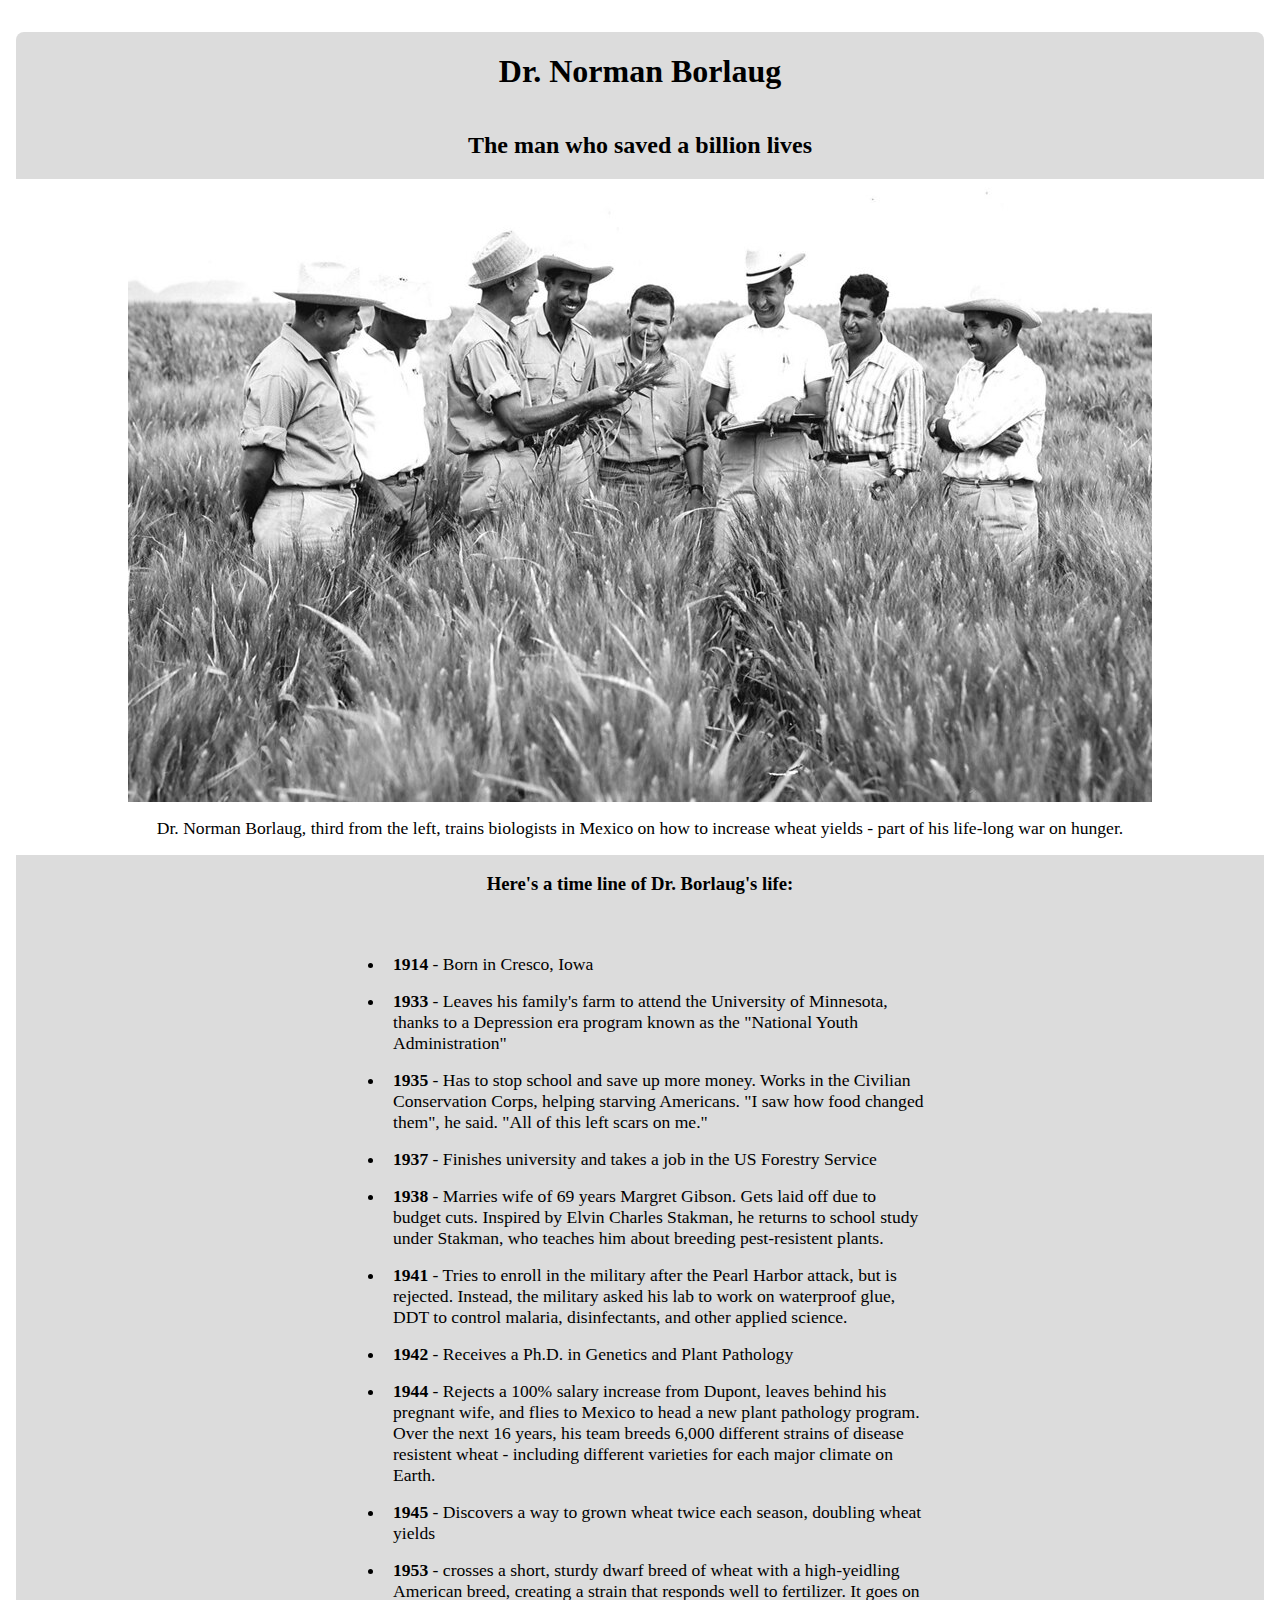
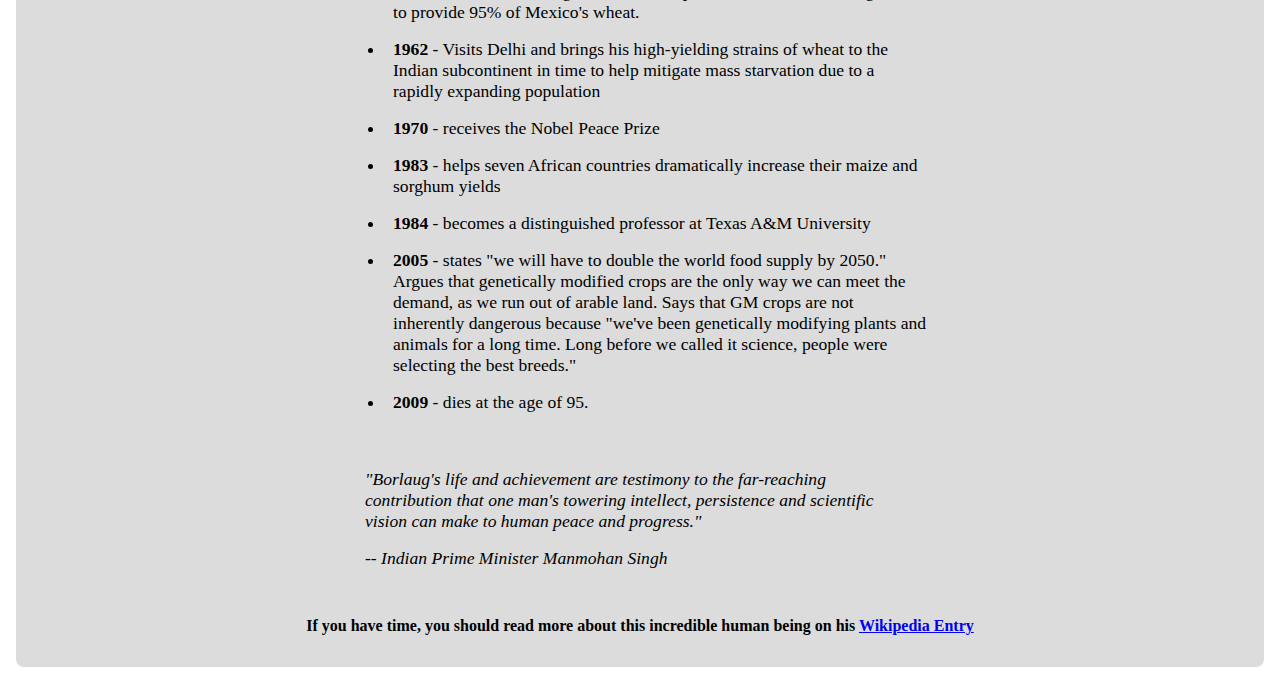
<file: Tribute Page/index.html>
<!DOCTYPE html>
<html lang="en">
  <head>
    <meta charset="UTF-8" />
    <meta http-equiv="X-UA-Compatible" content="IE=edge" />
    <meta name="viewport" content="width=device-width, initial-scale=1.0" />
    <title>Tribute</title>
    <link rel="stylesheet" href="./styles.css" />
  </head>
  <body>
    <main id="main">
      <div id="title">
        <h1>Dr. Norman Borlaug</h1>
        <h2>The man who saved a billion lives</h2>
      </div>
      <div id="img-div">
        <img id="image" src="./image.jpg" alt="image" />
        <div id="img-caption">
          Dr. Norman Borlaug, third from the left, trains biologists in Mexico
          on how to increase wheat yields - part of his life-long war on hunger.
        </div>
      </div>
      <div id="tribute-info">
        <h3>Here's a time line of Dr. Borlaug's life:</h3>
        <ul>
          <li><b>1914</b> - Born in Cresco, Iowa</li>
          <li>
            <b>1933</b> - Leaves his family's farm to attend the University of
            Minnesota, thanks to a Depression era program known as the "National
            Youth Administration"
          </li>
          <li>
            <b>1935</b> - Has to stop school and save up more money. Works in
            the Civilian Conservation Corps, helping starving Americans. "I saw
            how food changed them", he said. "All of this left scars on me."
          </li>
          <li>
            <b>1937</b> - Finishes university and takes a job in the US Forestry
            Service
          </li>
          <li>
            <b>1938</b> - Marries wife of 69 years Margret Gibson. Gets laid off
            due to budget cuts. Inspired by Elvin Charles Stakman, he returns to
            school study under Stakman, who teaches him about breeding
            pest-resistent plants.
          </li>
          <li>
            <b>1941</b> - Tries to enroll in the military after the Pearl Harbor
            attack, but is rejected. Instead, the military asked his lab to work
            on waterproof glue, DDT to control malaria, disinfectants, and other
            applied science.
          </li>
          <li>
            <b>1942</b> - Receives a Ph.D. in Genetics and Plant Pathology
          </li>
          <li>
            <b>1944</b> - Rejects a 100% salary increase from Dupont, leaves
            behind his pregnant wife, and flies to Mexico to head a new plant
            pathology program. Over the next 16 years, his team breeds 6,000
            different strains of disease resistent wheat - including different
            varieties for each major climate on Earth.
          </li>
          <li>
            <b>1945</b> - Discovers a way to grown wheat twice each season,
            doubling wheat yields
          </li>
          <li>
            <b>1953</b> - crosses a short, sturdy dwarf breed of wheat with a
            high-yeidling American breed, creating a strain that responds well
            to fertilizer. It goes on to provide 95% of Mexico's wheat.
          </li>
          <li>
            <b>1962</b> - Visits Delhi and brings his high-yielding strains of
            wheat to the Indian subcontinent in time to help mitigate mass
            starvation due to a rapidly expanding population
          </li>
          <li><b>1970</b> - receives the Nobel Peace Prize</li>
          <li>
            <b>1983</b> - helps seven African countries dramatically increase
            their maize and sorghum yields
          </li>
          <li>
            <b>1984</b> - becomes a distinguished professor at Texas A&M
            University
          </li>
          <li>
            <b>2005</b> - states "we will have to double the world food supply
            by 2050." Argues that genetically modified crops are the only way we
            can meet the demand, as we run out of arable land. Says that GM
            crops are not inherently dangerous because "we've been genetically
            modifying plants and animals for a long time. Long before we called
            it science, people were selecting the best breeds."
          </li>
          <li><b>2009</b> - dies at the age of 95.</li>
        </ul>
      </div>
      <p>
        <i
          >"Borlaug's life and achievement are testimony to the far-reaching
          contribution that one man's towering intellect, persistence and
          scientific vision can make to human peace and progress."</i
        >
      </p>
      <p><i>-- Indian Prime Minister Manmohan Singh</i></p>
      <div id="link">
        <b
          >If you have time, you should read more about this incredible human
          being on his <a
          href="https://en.wikipedia.org/wiki/Norman_Borlaug"
          id="tribute-link"
          target="_blank"
        >Wikipedia Entry</a>
        </b>
      </div>
    </main>
  </body>
</html>
</file>
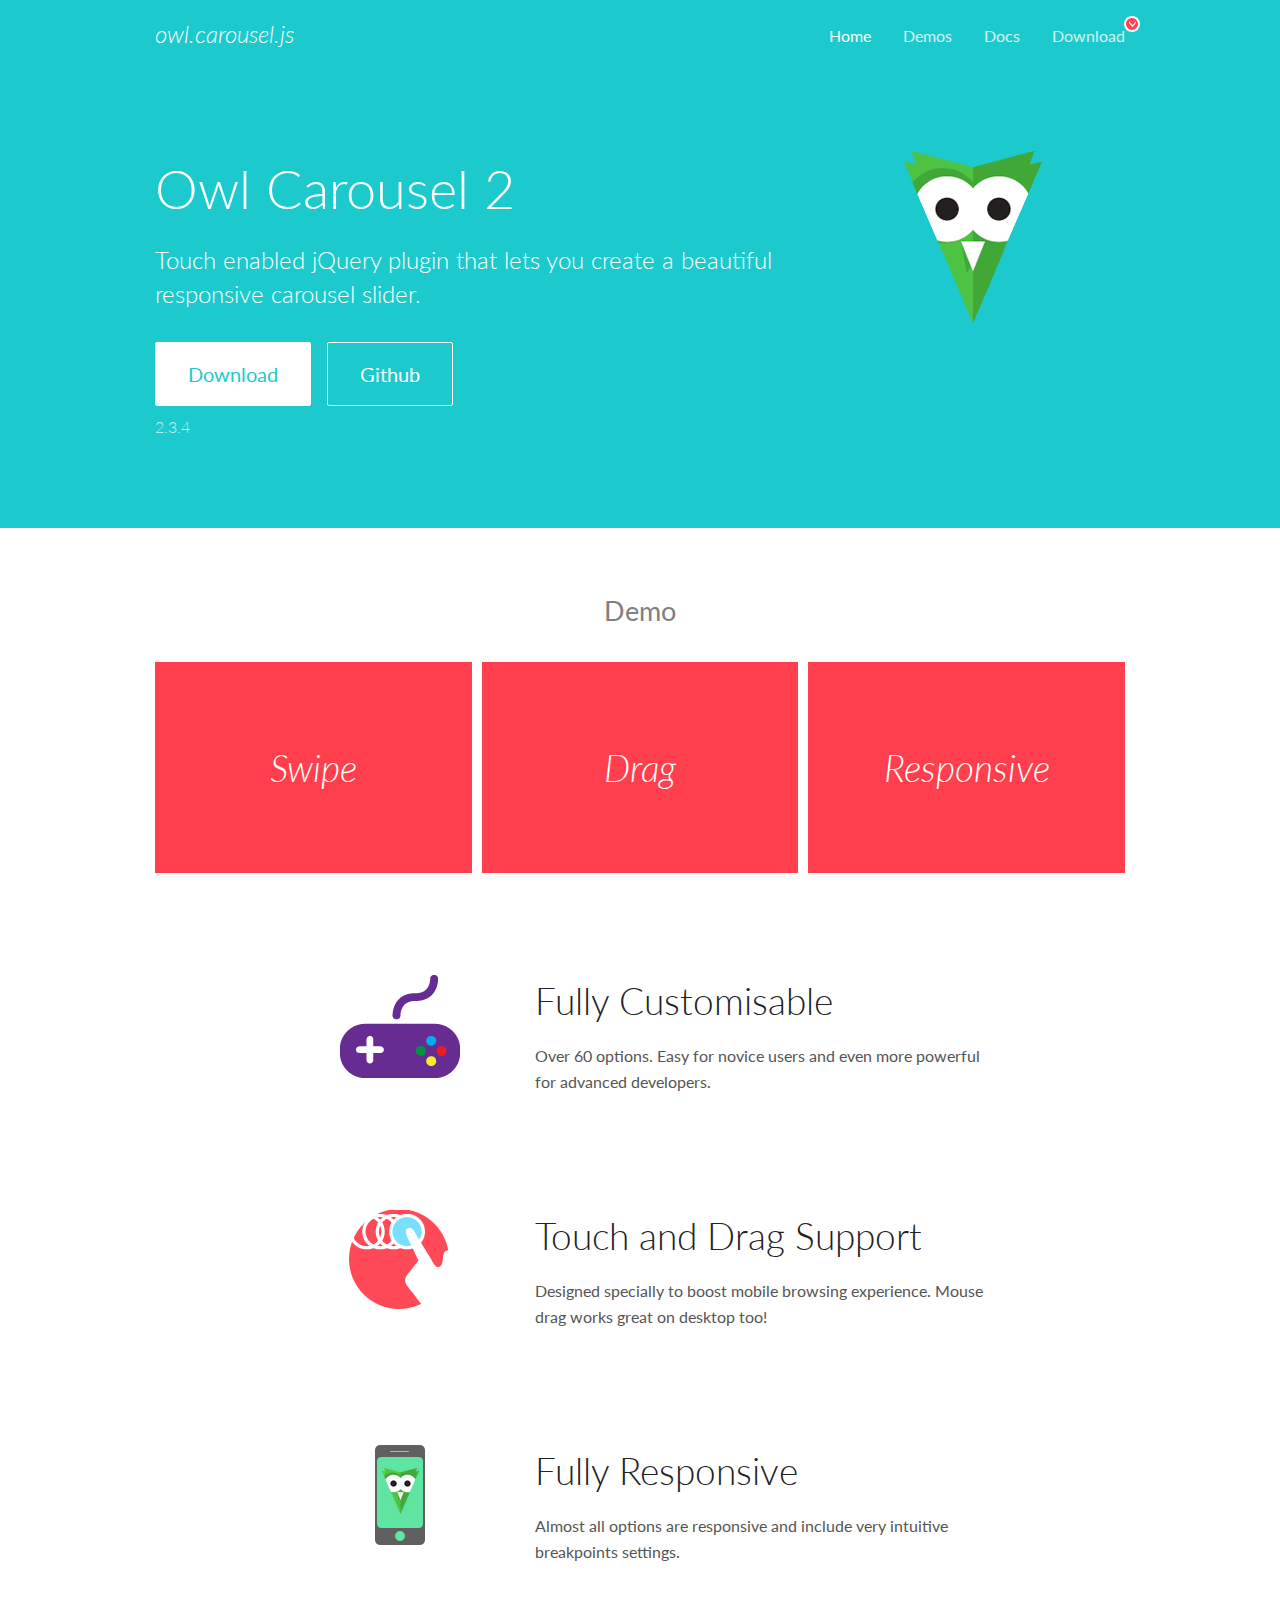
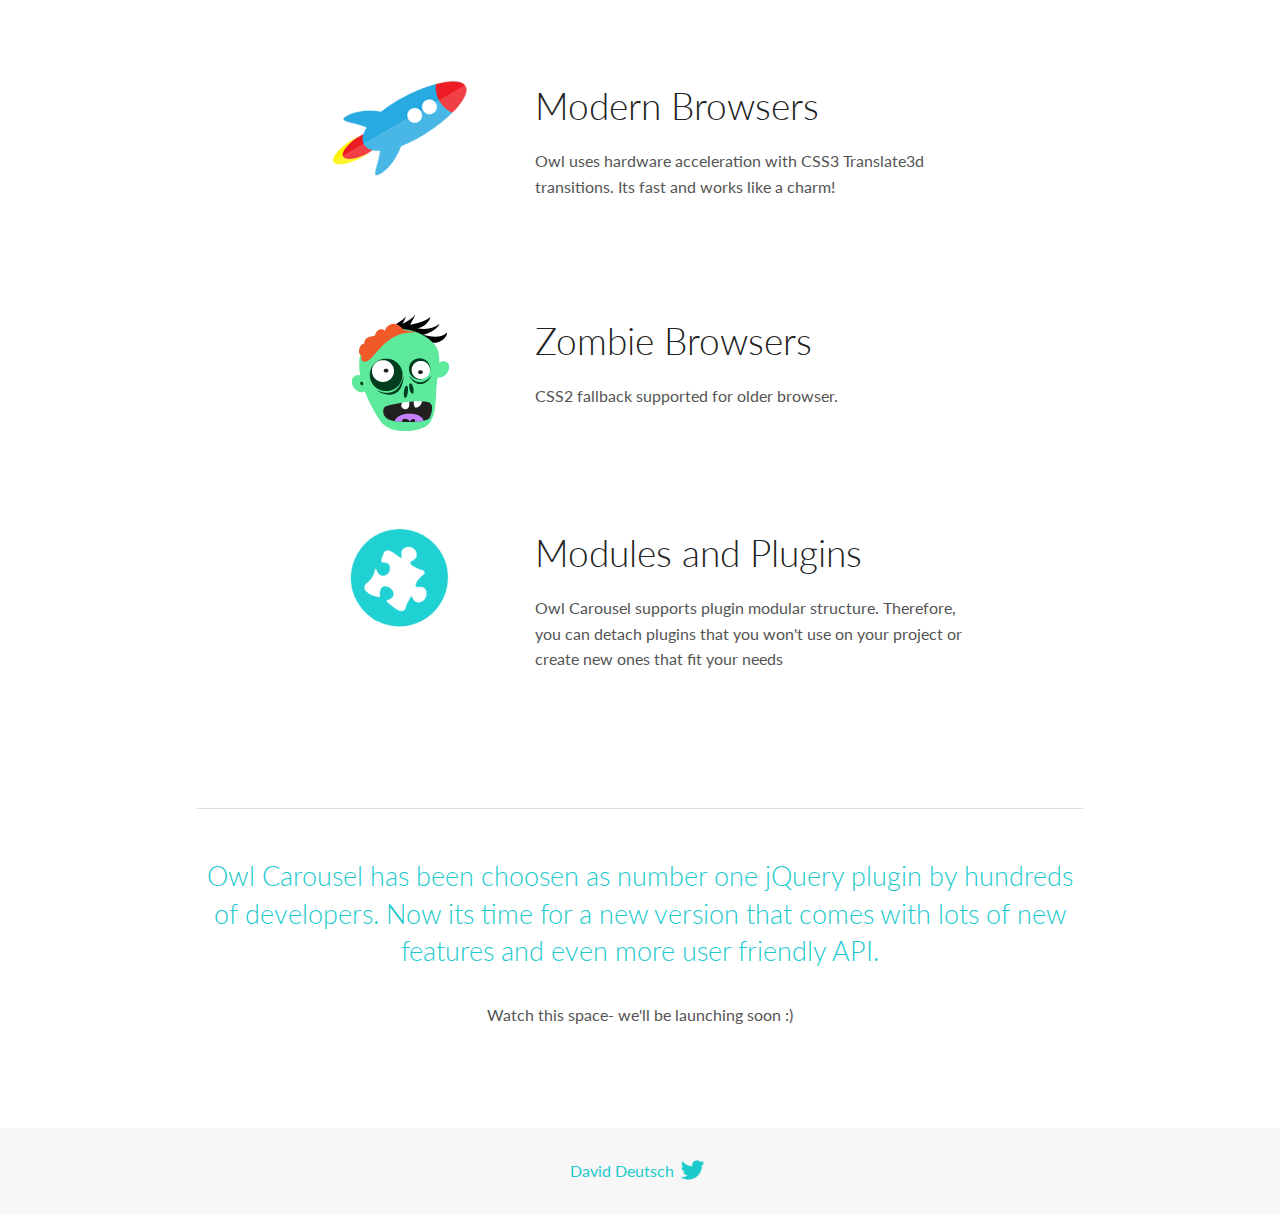
<file: Portfolio/OwlCarousel2-2.3.4/docs/index.html>
<!DOCTYPE html>
<html lang="en">
  <head>

    <!-- head -->
    <meta charset="utf-8">
    <meta name="msapplication-tap-highlight" content="no" />
    <meta name="viewport" content="width=device-width, initial-scale=1.0" />
    <meta name="description" content="Touch enabled jQuery plugin that lets you create beautiful responsive carousel slider.">
    <meta name="author" content="David Deutsch">
    <title>
      Home | Owl Carousel | 2.3.4
    </title>

    <!-- Stylesheets -->
    <link href='https://fonts.googleapis.com/css?family=Lato:300,400,700,400italic,300italic' rel='stylesheet' type='text/css'>
    <link rel="stylesheet" href="assets/css/docs.theme.min.css">

    <!-- Owl Stylesheets -->
    <link rel="stylesheet" href="assets/owlcarousel/assets/owl.carousel.min.css">
    <link rel="stylesheet" href="assets/owlcarousel/assets/owl.theme.default.min.css">

    <!-- HTML5 shim and Respond.js IE8 support of HTML5 elements and media queries -->

    <!--[if lt IE 9]>
      <script src="https://oss.maxcdn.com/libs/html5shiv/3.7.0/html5shiv.js"></script>
      <script src="https://oss.maxcdn.com/libs/respond.js/1.3.0/respond.min.js"></script>
    <![endif]-->

    <!-- Favicons -->
    <link rel="apple-touch-icon-precomposed" sizes="144x144" href="assets/ico/apple-touch-icon-144-precomposed.png">
    <link rel="shortcut icon" href="assets/ico/favicon.png">
    <link rel="shortcut icon" href="favicon.ico">

    <!-- Yeah i know js should not be in header. Its required for demos.-->

    <!-- javascript -->
    <script src="assets/vendors/jquery.min.js"></script>
    <script src="assets/owlcarousel/owl.carousel.js"></script>
  </head>
  <body>

    <!-- header -->
    <header class="header">
      <div class="row">
        <div class="large-12 columns">
          <div class="brand left">
            <h3>
              <a href="/OwlCarousel2/">owl.carousel.js</a> 
            </h3>
          </div>
          <a id="toggle-nav" class="right">
            <span></span> <span></span> <span></span> 
          </a> 
          <div class="nav-bar">
            <ul class="clearfix">
              <li class="active">
                <a href="/OwlCarousel2/index.html">Home</a> 
              </li>
              <li> <a href="/OwlCarousel2/demos/demos.html">Demos</a>  </li>
              <li> <a href="/OwlCarousel2/docs/started-welcome.html">Docs</a>  </li>
              <li>
                <a href="https://github.com/OwlCarousel2/OwlCarousel2/archive/2.3.4.zip">Download</a> 
                <span class="download"></span> 
              </li>
            </ul>
          </div>
        </div>
      </div>
    </header>

    <!-- home panel -->
    <section id="hero">
      <div class="row">
        <div class="large-8 medium-8 columns">
          <h1>Owl Carousel 2</h1>
          <h4>Touch enabled jQuery plugin that lets you create a beautiful responsive carousel slider.</h4>
          <a href="https://github.com/OwlCarousel2/OwlCarousel2/archive/2.3.4.zip" class="hero-button">Download</a> 
          <a href="https://github.com/OwlCarousel2/OwlCarousel2" class="hero-button outline">Github</a> 
          <p>2.3.4</p>
        </div>
        <div class="large-4 medium-4 columns">
          <img class="owl-logo" src="assets/img/owl-logo.png" alt="mr. Owl">
        </div>
      </div>
    </section>

    <!-- body -->
    <div class="home-demo">
      <div class="row">
        <div class="large-12 columns">
          <h3>Demo</h3>
          <div class="owl-carousel">
            <div class="item">
              <h2>Swipe</h2>
            </div>
            <div class="item">
              <h2>Drag</h2>
            </div>
            <div class="item">
              <h2>Responsive</h2>
            </div>
            <div class="item">
              <h2>CSS3</h2>
            </div>
            <div class="item">
              <h2>Fast</h2>
            </div>
            <div class="item">
              <h2>Easy</h2>
            </div>
            <div class="item">
              <h2>Free</h2>
            </div>
            <div class="item">
              <h2>Upgradable</h2>
            </div>
            <div class="item">
              <h2>Tons of options</h2>
            </div>
            <div class="item">
              <h2>Infinity</h2>
            </div>
            <div class="item">
              <h2>Auto Width</h2>
            </div>
          </div>
        </div>
      </div>
    </div>
    <script>
      var owl = $('.owl-carousel');
      owl.owlCarousel({
        margin: 10,
        loop: true,
        responsive: {
          0: {
            items: 1
          },
          600: {
            items: 2
          },
          1000: {
            items: 3
          }
        }
      })
    </script>

    <!-- features -->
    <div id="features">
      <div class="row">
        <div class="small-12 medium-9 small-centered columns">
          <section class="row feature">
            <div class="medium-4 small-12 columns">
              <img src="assets/img/feature-options.png" alt="">
            </div>
            <div class="medium-8 small-12 columns">
              <h2>Fully Customisable</h2>
              <p>Over 60 options. Easy for novice users and even more powerful for advanced developers.</p>
            </div>
          </section>
          <section class="row feature">
            <div class="medium-4 small-12 columns">
              <img src="assets/img/feature-drag.png" alt="">
            </div>
            <div class="medium-8 small-12 columns">
              <h2>Touch and Drag Support</h2>
              <p>Designed specially to boost mobile browsing experience. Mouse drag works great on desktop too!</p>
            </div>
          </section>
          <section class="row feature">
            <div class="medium-4 small-12 columns">
              <img src="assets/img/feature-responsive.png" alt="">
            </div>
            <div class="medium-8 small-12 columns">
              <h2>Fully Responsive</h2>
              <p>Almost all options are responsive and include very intuitive breakpoints settings.</p>
            </div>
          </section>
          <section class="row feature">
            <div class="medium-4 small-12 columns">
              <img src="assets/img/feature-modern.png" alt="">
            </div>
            <div class="medium-8 small-12 columns">
              <h2>Modern Browsers</h2>
              <p>Owl uses hardware acceleration with CSS3 Translate3d transitions. Its fast and works like a charm! </p>
            </div>
          </section>
          <section class="row feature">
            <div class="medium-4 small-12 columns">
              <img src="assets/img/feature-zombie.png" alt="">
            </div>
            <div class="medium-8 small-12 columns">
              <h2>Zombie Browsers</h2>
              <p>CSS2 fallback supported for older browser.</p>
            </div>
          </section>
          <section class="row feature">
            <div class="medium-4 small-12 columns">
              <img src="assets/img/feature-module.png" alt="">
            </div>
            <div class="medium-8 small-12 columns">
              <h2>Modules and Plugins</h2>
              <p>Owl Carousel supports plugin modular structure. Therefore, you can detach plugins that you won&#x27;t use on your project or create new ones that fit your needs</p>
            </div>
          </section>
        </div>
      </div>
    </div>

    <!-- footer -->
    <section id="teaser-text">
      <div class="row">
        <div class="small-12 medium-11 small-centered columns">
          <hr>
          <h3 id="owl-carousel-has-been-choosen-as-number-one-jquery-plugin-by-hundreds-of-developers-now-its-time-for-a-new-version-that-comes-with-lots-of-new-features-and-even-more-user-friendly-api-">Owl Carousel has been choosen as number one jQuery plugin by hundreds of developers. Now its time for a new version that comes with lots of new features and even more user friendly API.</h3>
          <p>Watch this space- we&#39;ll be launching soon :)</p>
        </div>
      </div>
    </section>

    <!-- footer -->
    <footer class="footer">
      <div class="row">
        <div class="large-12 columns">
          <h5>
            <a href="/OwlCarousel2/docs/support-contact.html">David Deutsch</a> 
            <a id="custom-tweet-button" href="https://twitter.com/share?url=https://github.com/OwlCarousel2/OwlCarousel2&text=Owl Carousel - This is so awesome! " target="_blank"></a> 
          </h5>
        </div>
      </div>
    </footer>

    <!-- vendors -->
    <script src="assets/vendors/highlight.js"></script>
    <script src="assets/js/app.js"></script>
  </body>
</html>
</file>
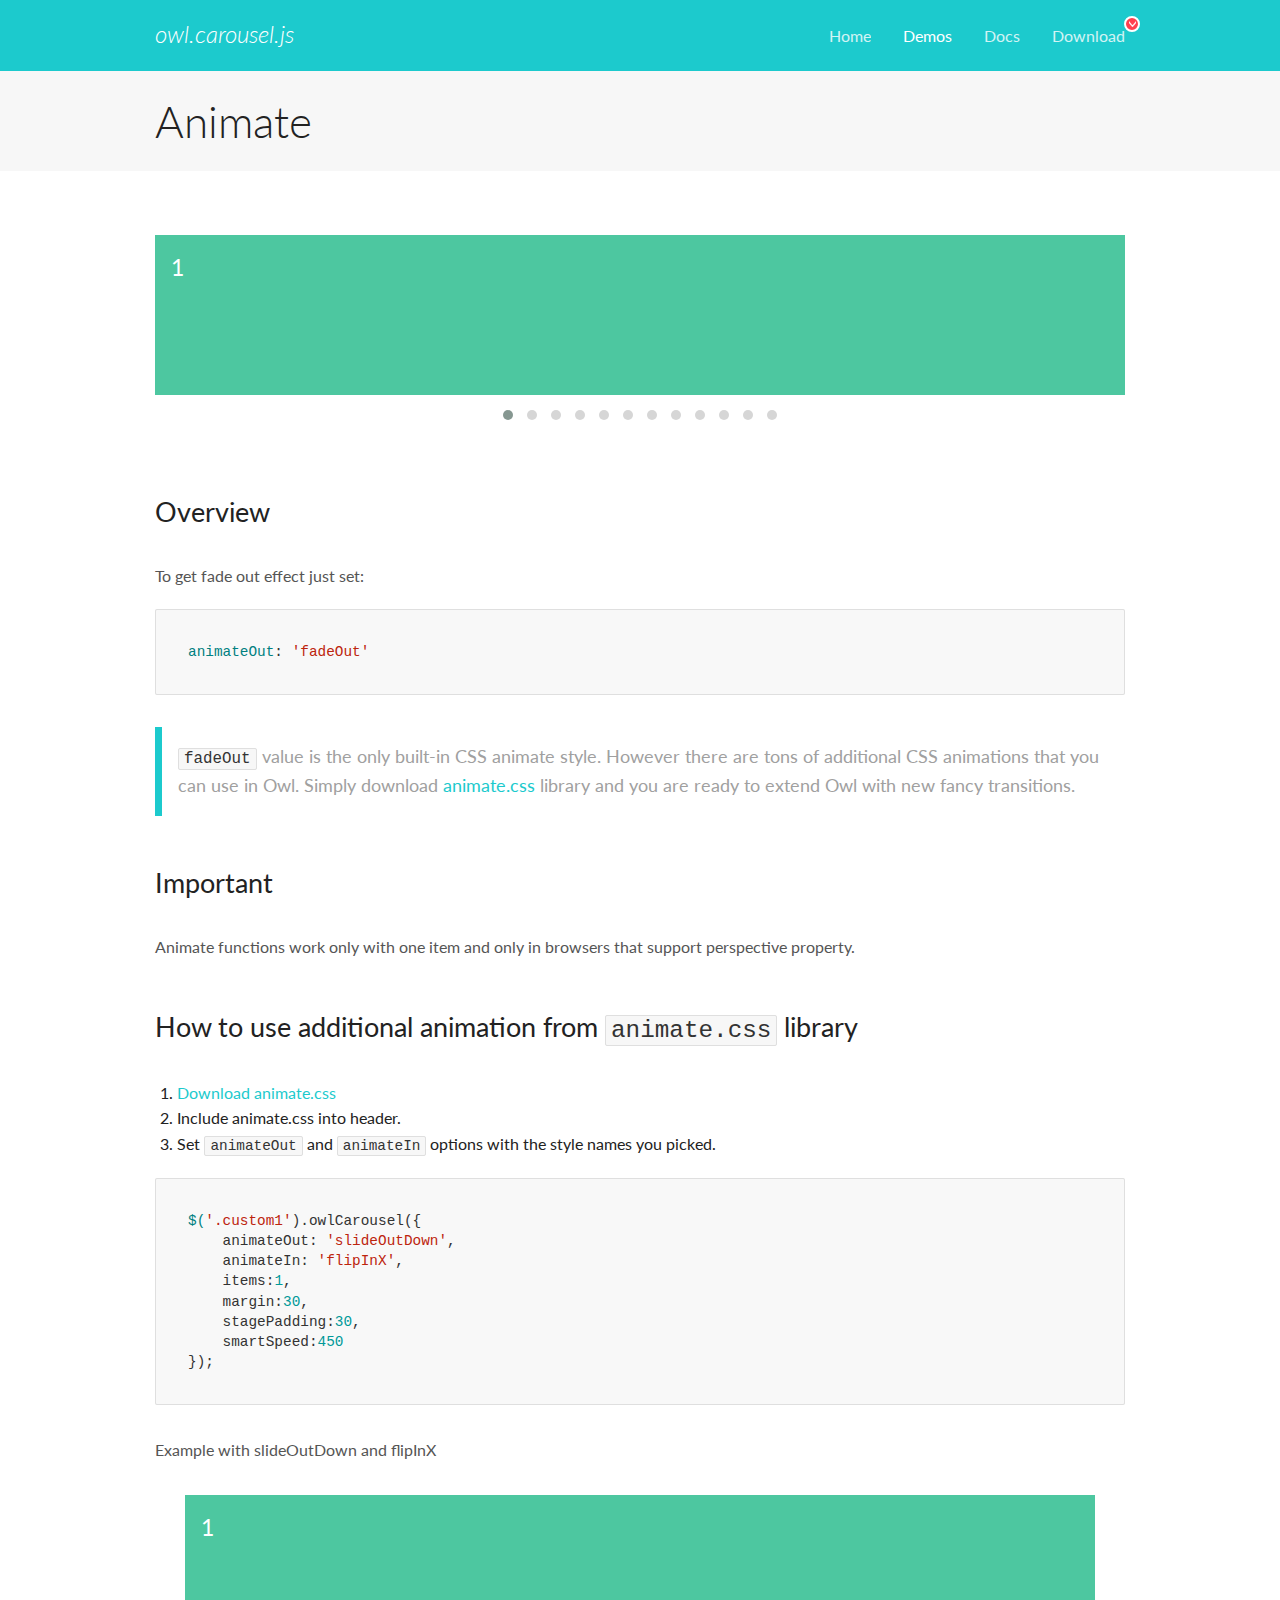
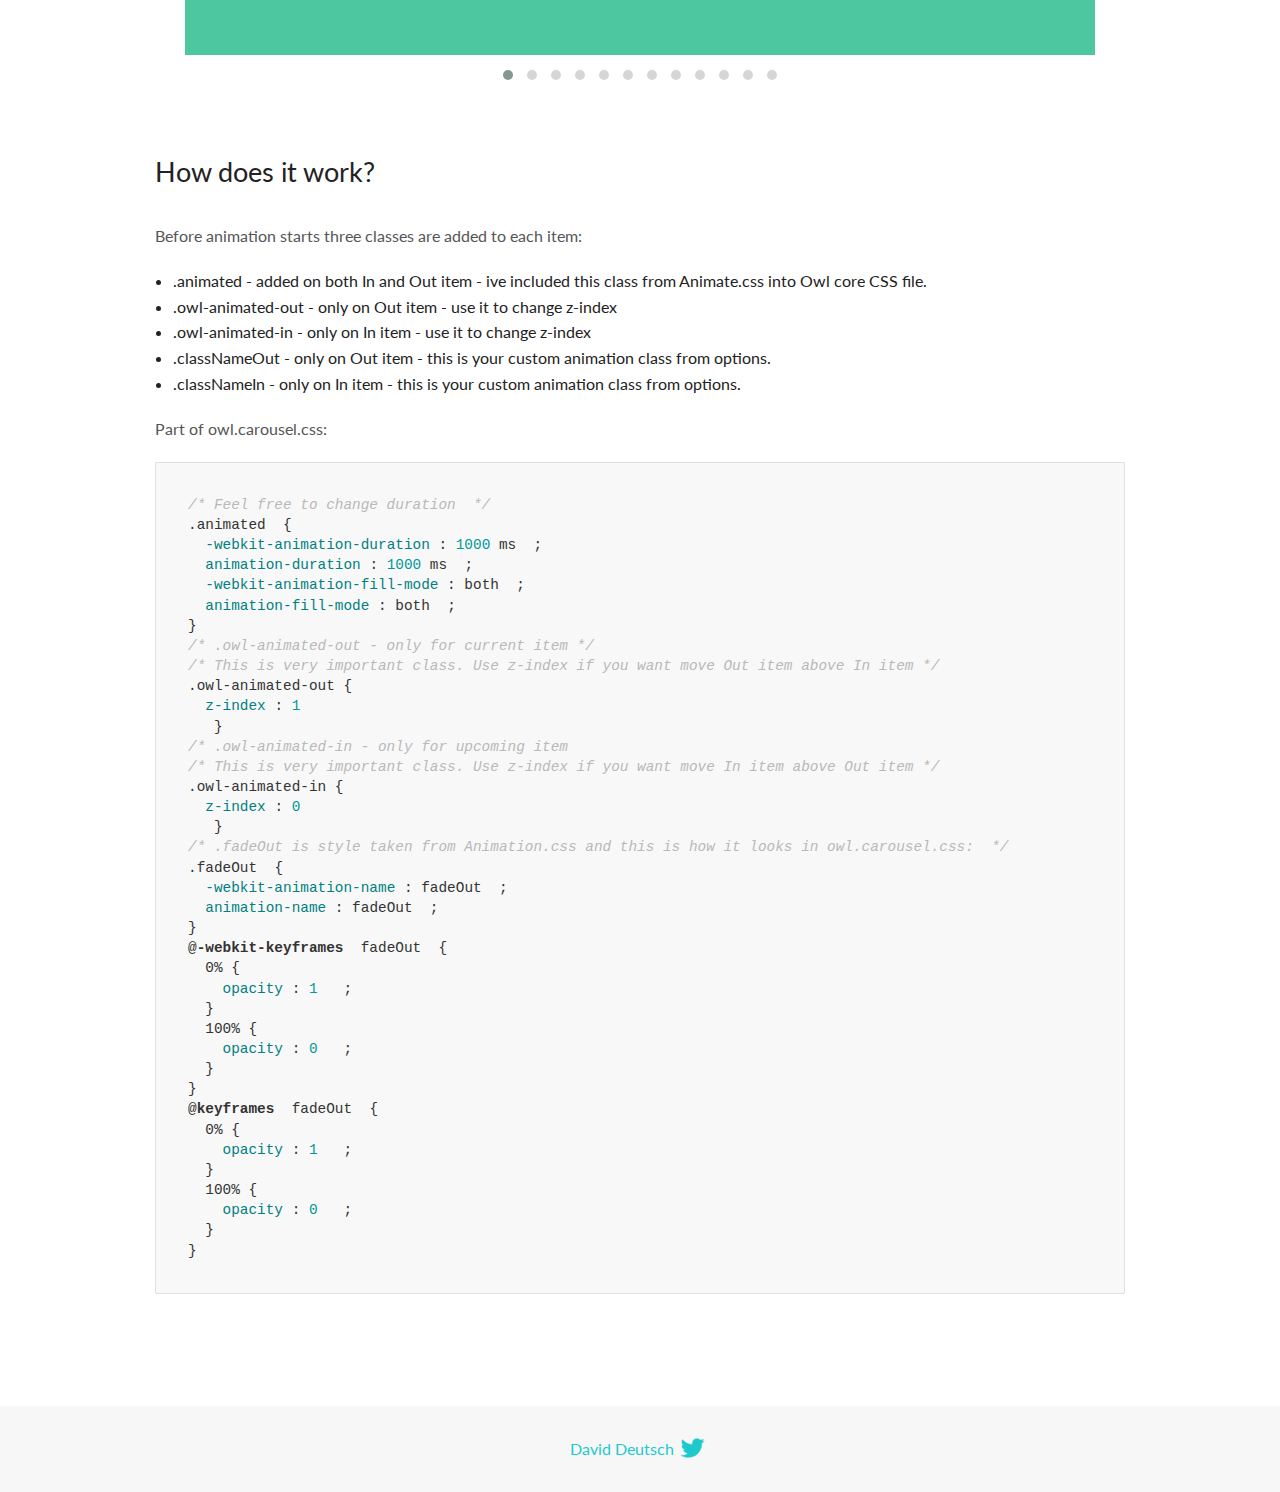
<file: Portfolio/OwlCarousel2-2.3.4/docs/demos/animate.html>
<!DOCTYPE html>
<html lang="en">
  <head>

    <!-- head -->
    <meta charset="utf-8">
    <meta name="msapplication-tap-highlight" content="no" />
    <meta name="viewport" content="width=device-width, initial-scale=1.0" />
    <meta name="description" content="Animate carousel">
    <meta name="author" content="David Deutsch">
    <title>
      Animate Demo | Owl Carousel | 2.3.4
    </title>

    <!-- Stylesheets -->
    <link href='https://fonts.googleapis.com/css?family=Lato:300,400,700,400italic,300italic' rel='stylesheet' type='text/css'>
    <link rel="stylesheet" href="../assets/css/docs.theme.min.css">

    <!-- Owl Stylesheets -->
    <link rel="stylesheet" href="../assets/owlcarousel/assets/owl.carousel.min.css">
    <link rel="stylesheet" href="../assets/owlcarousel/assets/owl.theme.default.min.css">

    <!-- HTML5 shim and Respond.js IE8 support of HTML5 elements and media queries -->

    <!--[if lt IE 9]>
      <script src="https://oss.maxcdn.com/libs/html5shiv/3.7.0/html5shiv.js"></script>
      <script src="https://oss.maxcdn.com/libs/respond.js/1.3.0/respond.min.js"></script>
    <![endif]-->

    <!-- Favicons -->
    <link rel="apple-touch-icon-precomposed" sizes="144x144" href="../assets/ico/apple-touch-icon-144-precomposed.png">
    <link rel="shortcut icon" href="../assets/ico/favicon.png">
    <link rel="shortcut icon" href="favicon.ico">

    <!-- Yeah i know js should not be in header. Its required for demos.-->

    <!-- javascript -->
    <script src="../assets/vendors/jquery.min.js"></script>
    <script src="../assets/owlcarousel/owl.carousel.js"></script>
  </head>
  <body>

    <!-- header -->
    <header class="header">
      <div class="row">
        <div class="large-12 columns">
          <div class="brand left">
            <h3>
              <a href="/OwlCarousel2/">owl.carousel.js</a> 
            </h3>
          </div>
          <a id="toggle-nav" class="right">
            <span></span> <span></span> <span></span> 
          </a> 
          <div class="nav-bar">
            <ul class="clearfix">
              <li> <a href="/OwlCarousel2/index.html">Home</a>  </li>
              <li class="active">
                <a href="/OwlCarousel2/demos/demos.html">Demos</a> 
              </li>
              <li> <a href="/OwlCarousel2/docs/started-welcome.html">Docs</a>  </li>
              <li>
                <a href="https://github.com/OwlCarousel2/OwlCarousel2/archive/2.3.4.zip">Download</a> 
                <span class="download"></span> 
              </li>
            </ul>
          </div>
        </div>
      </div>
    </header>

    <!-- title -->
    <section class="title">
      <div class="row">
        <div class="large-12 columns">
          <h1>Animate</h1>
        </div>
      </div>
    </section>

    <!--  Demos -->
    <section id="demos">
      <div class="row">
        <div class="large-12 columns">
          <div class="fadeOut owl-carousel owl-theme">
            <div class="item">
              <h4>1</h4>
            </div>
            <div class="item">
              <h4>2</h4>
            </div>
            <div class="item">
              <h4>3</h4>
            </div>
            <div class="item">
              <h4>4</h4>
            </div>
            <div class="item">
              <h4>5</h4>
            </div>
            <div class="item">
              <h4>6</h4>
            </div>
            <div class="item">
              <h4>7</h4>
            </div>
            <div class="item">
              <h4>8</h4>
            </div>
            <div class="item">
              <h4>9</h4>
            </div>
            <div class="item">
              <h4>10</h4>
            </div>
            <div class="item">
              <h4>11</h4>
            </div>
            <div class="item">
              <h4>12</h4>
            </div>
          </div>
          <h3 id="overview">Overview</h3>
          <p>To get fade out effect just set:</p>
          <pre><code>animateOut: &#39;fadeOut&#39;</code></pre>
          <blockquote>
            <p><code>fadeOut</code> value is the only built-in CSS animate style. However there are tons of additional CSS animations that you can use in Owl. Simply download
              <a href="https://daneden.github.io/animate.css/">animate.css</a>  library and you are ready to extend Owl with new fancy transitions.</p>
          </blockquote>
          <h3 id="important">Important</h3>
          <p>Animate functions work only with one item and only in browsers that support perspective property.</p>
          <h3 id="how-to-use-additional-animation-from-animate-css-library">How to use additional animation from <code>animate.css</code> library</h3>
          <ol>
            <li> <a href="https://daneden.github.io/animate.css/">Download animate.css</a>  </li>
            <li>Include animate.css into header.</li>
            <li>Set <code>animateOut</code> and <code>animateIn</code> options with the style names you picked.</li>
          </ol>
          <pre><code>$(&#39;.custom1&#39;).owlCarousel({
    animateOut: &#39;slideOutDown&#39;,
    animateIn: &#39;flipInX&#39;,
    items:1,
    margin:30,
    stagePadding:30,
    smartSpeed:450
});</code></pre>
          <p>Example with slideOutDown and flipInX</p>
          <div class="custom1 owl-carousel owl-theme">
            <div class="item">
              <h4>1</h4>
            </div>
            <div class="item">
              <h4>2</h4>
            </div>
            <div class="item">
              <h4>3</h4>
            </div>
            <div class="item">
              <h4>4</h4>
            </div>
            <div class="item">
              <h4>5</h4>
            </div>
            <div class="item">
              <h4>6</h4>
            </div>
            <div class="item">
              <h4>7</h4>
            </div>
            <div class="item">
              <h4>8</h4>
            </div>
            <div class="item">
              <h4>9</h4>
            </div>
            <div class="item">
              <h4>10</h4>
            </div>
            <div class="item">
              <h4>11</h4>
            </div>
            <div class="item">
              <h4>12</h4>
            </div>
          </div>
          <h3 id="how-does-it-work-">How does it work?</h3>
          <p>Before animation starts three classes are added to each item:</p>
          <ul>
            <li>.animated - added on both In and Out item - ive included this class from Animate.css into Owl core CSS file.</li>
            <li>.owl-animated-out - only on Out item - use it to change z-index</li>
            <li>.owl-animated-in - only on In item - use it to change z-index</li>
            <li>.classNameOut - only on Out item - this is your custom animation class from options.</li>
            <li>.classNameIn - only on In item - this is your custom animation class from options.</li>
          </ul>
          <p>Part of owl.carousel.css:</p>
          <pre><code class="language-css"><span class="comment">/* Feel free to change duration  */</span> 
<span class="class">.animated</span>  <span class="rules">{
  <span class="rule"><span class="attribute">-webkit-animation-duration</span> :<span class="value"> <span class="number">1000</span> ms</span> </span> ;
  <span class="rule"><span class="attribute">animation-duration</span> :<span class="value"> <span class="number">1000</span> ms</span> </span> ;
  <span class="rule"><span class="attribute">-webkit-animation-fill-mode</span> :<span class="value"> both</span> </span> ;
  <span class="rule"><span class="attribute">animation-fill-mode</span> :<span class="value"> both</span> </span> ;
<span class="rule">}</span> </span> 
<span class="comment">/* .owl-animated-out - only for current item */</span> 
<span class="comment">/* This is very important class. Use z-index if you want move Out item above In item */</span> 
<span class="class">.owl-animated-out</span> <span class="rules">{
  <span class="rule"><span class="attribute">z-index</span> :<span class="value"> <span class="number">1</span> 
</span> </span> </span> }
<span class="comment">/* .owl-animated-in - only for upcoming item
/* This is very important class. Use z-index if you want move In item above Out item */</span> 
<span class="class">.owl-animated-in</span> <span class="rules">{
  <span class="rule"><span class="attribute">z-index</span> :<span class="value"> <span class="number">0</span> 
</span> </span> </span> }
<span class="comment">/* .fadeOut is style taken from Animation.css and this is how it looks in owl.carousel.css:  */</span> 
<span class="class">.fadeOut</span>  <span class="rules">{
  <span class="rule"><span class="attribute">-webkit-animation-name</span> :<span class="value"> fadeOut</span> </span> ;
  <span class="rule"><span class="attribute">animation-name</span> :<span class="value"> fadeOut</span> </span> ;
<span class="rule">}</span> </span> 
<span class="at_rule">@<span class="keyword">-webkit-keyframes</span>  fadeOut </span> {
  0% <span class="rules">{
    <span class="rule"><span class="attribute">opacity</span> :<span class="value"> <span class="number">1</span> </span> </span> ;
  <span class="rule">}</span> </span> 
  100% <span class="rules">{
    <span class="rule"><span class="attribute">opacity</span> :<span class="value"> <span class="number">0</span> </span> </span> ;
  <span class="rule">}</span> </span> 
}
<span class="at_rule">@<span class="keyword">keyframes</span>  fadeOut </span> {
  0% <span class="rules">{
    <span class="rule"><span class="attribute">opacity</span> :<span class="value"> <span class="number">1</span> </span> </span> ;
  <span class="rule">}</span> </span> 
  100% <span class="rules">{
    <span class="rule"><span class="attribute">opacity</span> :<span class="value"> <span class="number">0</span> </span> </span> ;
  <span class="rule">}</span> </span> 
}</code></pre>
          <link rel="stylesheet" href="../assets/css/animate.css">
          <script>
            jQuery(document).ready(function($) {
              $('.fadeOut').owlCarousel({
                items: 1,
                animateOut: 'fadeOut',
                loop: true,
                margin: 10,
              });
              $('.custom1').owlCarousel({
                animateOut: 'slideOutDown',
                animateIn: 'flipInX',
                items: 1,
                margin: 30,
                stagePadding: 30,
                smartSpeed: 450
              });
            });
          </script>
        </div>
      </div>
    </section>

    <!-- footer -->
    <footer class="footer">
      <div class="row">
        <div class="large-12 columns">
          <h5>
            <a href="/OwlCarousel2/docs/support-contact.html">David Deutsch</a> 
            <a id="custom-tweet-button" href="https://twitter.com/share?url=https://github.com/OwlCarousel2/OwlCarousel2&text=Owl Carousel - This is so awesome! " target="_blank"></a> 
          </h5>
        </div>
      </div>
    </footer>

    <!-- vendors -->
    <script src="../assets/vendors/highlight.js"></script>
    <script src="../assets/js/app.js"></script>
  </body>
</html>
</file>
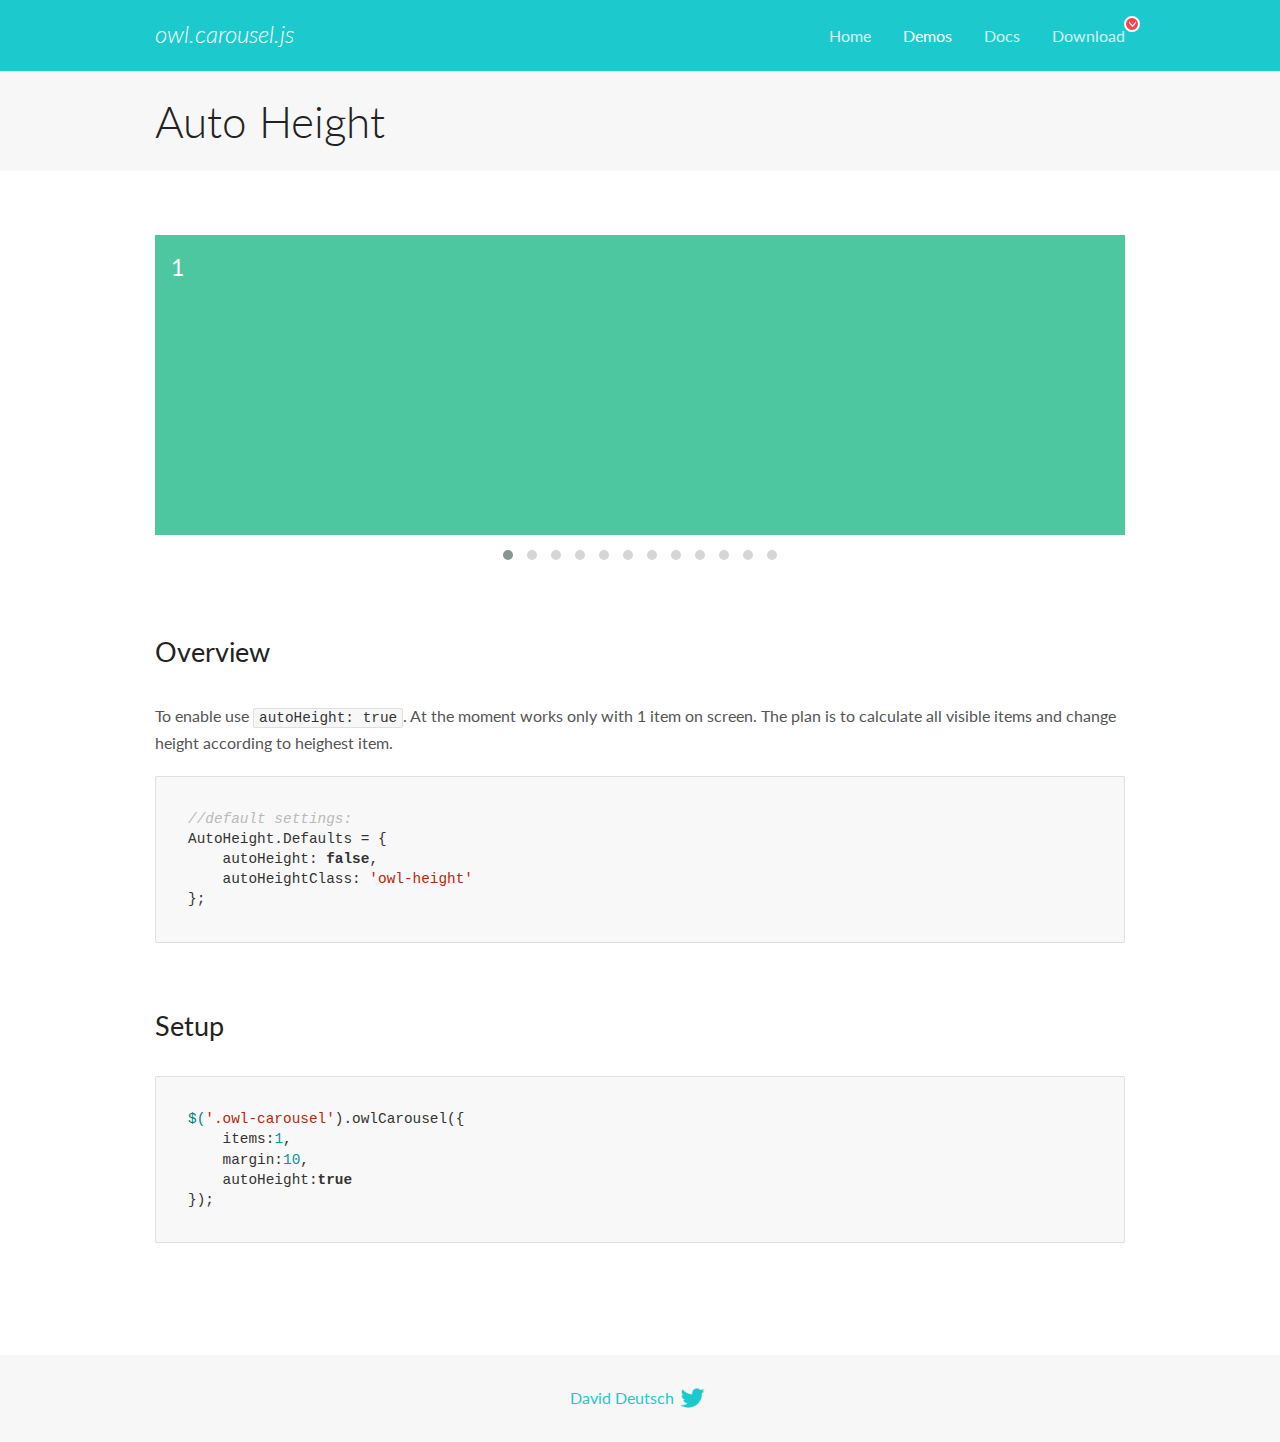
<file: Portfolio/OwlCarousel2-2.3.4/docs/demos/autoheight.html>
<!DOCTYPE html>
<html lang="en">
  <head>

    <!-- head -->
    <meta charset="utf-8">
    <meta name="msapplication-tap-highlight" content="no" />
    <meta name="viewport" content="width=device-width, initial-scale=1.0" />
    <meta name="description" content="autoHeight usage demo">
    <meta name="author" content="David Deutsch">
    <title>
      Auto Height Demo | Owl Carousel | 2.3.4
    </title>

    <!-- Stylesheets -->
    <link href='https://fonts.googleapis.com/css?family=Lato:300,400,700,400italic,300italic' rel='stylesheet' type='text/css'>
    <link rel="stylesheet" href="../assets/css/docs.theme.min.css">

    <!-- Owl Stylesheets -->
    <link rel="stylesheet" href="../assets/owlcarousel/assets/owl.carousel.min.css">
    <link rel="stylesheet" href="../assets/owlcarousel/assets/owl.theme.default.min.css">

    <!-- HTML5 shim and Respond.js IE8 support of HTML5 elements and media queries -->

    <!--[if lt IE 9]>
      <script src="https://oss.maxcdn.com/libs/html5shiv/3.7.0/html5shiv.js"></script>
      <script src="https://oss.maxcdn.com/libs/respond.js/1.3.0/respond.min.js"></script>
    <![endif]-->

    <!-- Favicons -->
    <link rel="apple-touch-icon-precomposed" sizes="144x144" href="../assets/ico/apple-touch-icon-144-precomposed.png">
    <link rel="shortcut icon" href="../assets/ico/favicon.png">
    <link rel="shortcut icon" href="favicon.ico">

    <!-- Yeah i know js should not be in header. Its required for demos.-->

    <!-- javascript -->
    <script src="../assets/vendors/jquery.min.js"></script>
    <script src="../assets/owlcarousel/owl.carousel.js"></script>
  </head>
  <body>

    <!-- header -->
    <header class="header">
      <div class="row">
        <div class="large-12 columns">
          <div class="brand left">
            <h3>
              <a href="/OwlCarousel2/">owl.carousel.js</a> 
            </h3>
          </div>
          <a id="toggle-nav" class="right">
            <span></span> <span></span> <span></span> 
          </a> 
          <div class="nav-bar">
            <ul class="clearfix">
              <li> <a href="/OwlCarousel2/index.html">Home</a>  </li>
              <li class="active">
                <a href="/OwlCarousel2/demos/demos.html">Demos</a> 
              </li>
              <li> <a href="/OwlCarousel2/docs/started-welcome.html">Docs</a>  </li>
              <li>
                <a href="https://github.com/OwlCarousel2/OwlCarousel2/archive/2.3.4.zip">Download</a> 
                <span class="download"></span> 
              </li>
            </ul>
          </div>
        </div>
      </div>
    </header>

    <!-- title -->
    <section class="title">
      <div class="row">
        <div class="large-12 columns">
          <h1>Auto Height</h1>
        </div>
      </div>
    </section>

    <!--  Demos -->
    <section id="demos">
      <div class="row">
        <div class="large-12 columns">
          <div class="owl-carousel owl-theme">
            <div class="item" style="height:300px">
              <h4>1</h4>
            </div>
            <div class="item" style="height:100px">
              <h4>2</h4>
            </div>
            <div class="item" style="height:500px">
              <h4>3</h4>
            </div>
            <div class="item" style="height:250px">
              <h4>4</h4>
            </div>
            <div class="item" style="height:400px">
              <h4>5</h4>
            </div>
            <div class="item" style="height:500px">
              <h4>6</h4>
            </div>
            <div class="item" style="height:600px">
              <h4>7</h4>
            </div>
            <div class="item" style="height:400px">
              <h4>8</h4>
            </div>
            <div class="item" style="height:300px">
              <h4>9</h4>
            </div>
            <div class="item" style="height:350px">
              <h4>10</h4>
            </div>
            <div class="item" style="height:200px">
              <h4>11</h4>
            </div>
            <div class="item" style="height:150px">
              <h4>12</h4>
            </div>
          </div>
          <h3 id="overview">Overview</h3>
          <p>To enable use <code>autoHeight: true</code>. At the moment works only with 1 item on screen. The plan is to calculate all visible items and change height according to heighest item.</p>
          <pre><code>//default settings:
AutoHeight.Defaults = {
    autoHeight: false,
    autoHeightClass: &#39;owl-height&#39;
};</code></pre>
          <h3 id="setup">Setup</h3>
          <pre><code>$(&#39;.owl-carousel&#39;).owlCarousel({
    items:1,
    margin:10,
    autoHeight:true
});</code></pre>
          <script>
            $(document).ready(function() {
              $('.owl-carousel').owlCarousel({
                items: 1,
                margin: 10,
                autoHeight: true
              });
            })
          </script>
        </div>
      </div>
    </section>

    <!-- footer -->
    <footer class="footer">
      <div class="row">
        <div class="large-12 columns">
          <h5>
            <a href="/OwlCarousel2/docs/support-contact.html">David Deutsch</a> 
            <a id="custom-tweet-button" href="https://twitter.com/share?url=https://github.com/OwlCarousel2/OwlCarousel2&text=Owl Carousel - This is so awesome! " target="_blank"></a> 
          </h5>
        </div>
      </div>
    </footer>

    <!-- vendors -->
    <script src="../assets/vendors/highlight.js"></script>
    <script src="../assets/js/app.js"></script>
  </body>
</html>
</file>
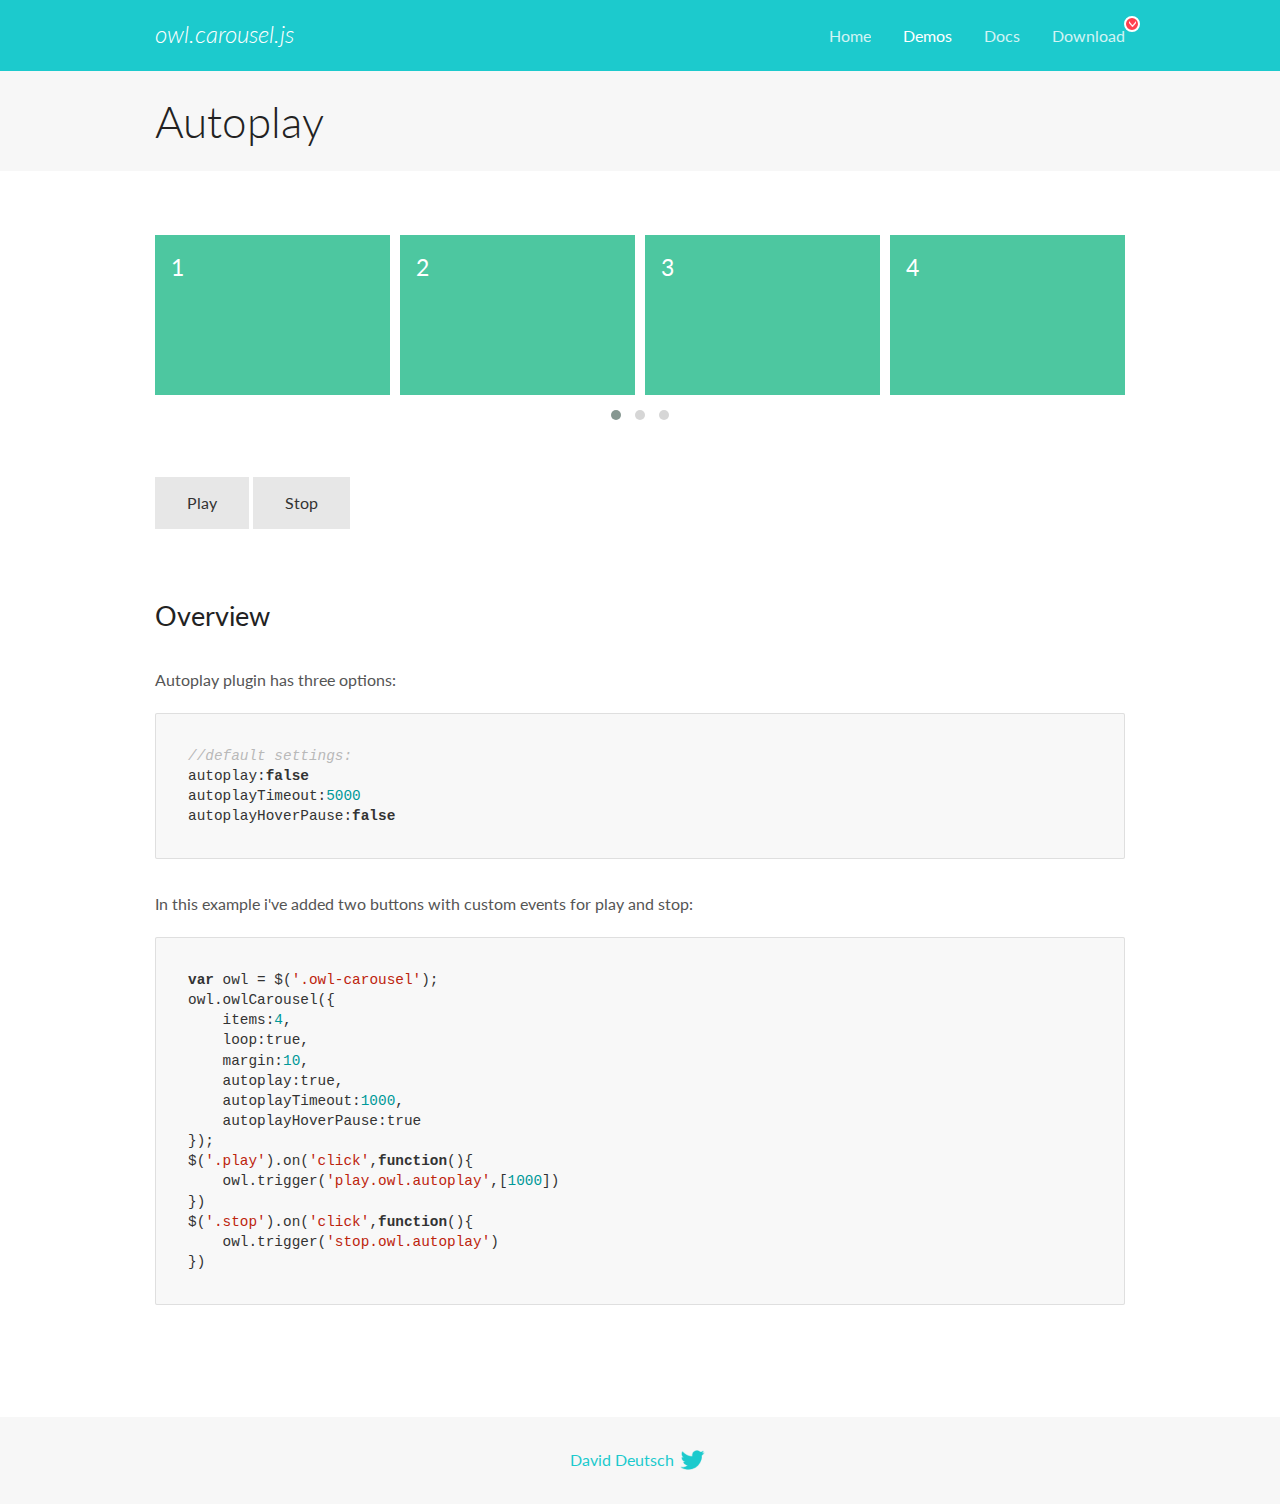
<file: Portfolio/OwlCarousel2-2.3.4/docs/demos/autoplay.html>
<!DOCTYPE html>
<html lang="en">
  <head>

    <!-- head -->
    <meta charset="utf-8">
    <meta name="msapplication-tap-highlight" content="no" />
    <meta name="viewport" content="width=device-width, initial-scale=1.0" />
    <meta name="description" content="Autoplay usage demo">
    <meta name="author" content="David Deutsch">
    <title>
      Autoplay Demo | Owl Carousel | 2.3.4
    </title>

    <!-- Stylesheets -->
    <link href='https://fonts.googleapis.com/css?family=Lato:300,400,700,400italic,300italic' rel='stylesheet' type='text/css'>
    <link rel="stylesheet" href="../assets/css/docs.theme.min.css">

    <!-- Owl Stylesheets -->
    <link rel="stylesheet" href="../assets/owlcarousel/assets/owl.carousel.min.css">
    <link rel="stylesheet" href="../assets/owlcarousel/assets/owl.theme.default.min.css">

    <!-- HTML5 shim and Respond.js IE8 support of HTML5 elements and media queries -->

    <!--[if lt IE 9]>
      <script src="https://oss.maxcdn.com/libs/html5shiv/3.7.0/html5shiv.js"></script>
      <script src="https://oss.maxcdn.com/libs/respond.js/1.3.0/respond.min.js"></script>
    <![endif]-->

    <!-- Favicons -->
    <link rel="apple-touch-icon-precomposed" sizes="144x144" href="../assets/ico/apple-touch-icon-144-precomposed.png">
    <link rel="shortcut icon" href="../assets/ico/favicon.png">
    <link rel="shortcut icon" href="favicon.ico">

    <!-- Yeah i know js should not be in header. Its required for demos.-->

    <!-- javascript -->
    <script src="../assets/vendors/jquery.min.js"></script>
    <script src="../assets/owlcarousel/owl.carousel.js"></script>
  </head>
  <body>

    <!-- header -->
    <header class="header">
      <div class="row">
        <div class="large-12 columns">
          <div class="brand left">
            <h3>
              <a href="/OwlCarousel2/">owl.carousel.js</a> 
            </h3>
          </div>
          <a id="toggle-nav" class="right">
            <span></span> <span></span> <span></span> 
          </a> 
          <div class="nav-bar">
            <ul class="clearfix">
              <li> <a href="/OwlCarousel2/index.html">Home</a>  </li>
              <li class="active">
                <a href="/OwlCarousel2/demos/demos.html">Demos</a> 
              </li>
              <li> <a href="/OwlCarousel2/docs/started-welcome.html">Docs</a>  </li>
              <li>
                <a href="https://github.com/OwlCarousel2/OwlCarousel2/archive/2.3.4.zip">Download</a> 
                <span class="download"></span> 
              </li>
            </ul>
          </div>
        </div>
      </div>
    </header>

    <!-- title -->
    <section class="title">
      <div class="row">
        <div class="large-12 columns">
          <h1>Autoplay</h1>
        </div>
      </div>
    </section>

    <!--  Demos -->
    <section id="demos">
      <div class="row">
        <div class="large-12 columns">
          <div class="owl-carousel owl-theme">
            <div class="item">
              <h4>1</h4>
            </div>
            <div class="item">
              <h4>2</h4>
            </div>
            <div class="item">
              <h4>3</h4>
            </div>
            <div class="item">
              <h4>4</h4>
            </div>
            <div class="item">
              <h4>5</h4>
            </div>
            <div class="item">
              <h4>6</h4>
            </div>
            <div class="item">
              <h4>7</h4>
            </div>
            <div class="item">
              <h4>8</h4>
            </div>
            <div class="item">
              <h4>9</h4>
            </div>
            <div class="item">
              <h4>10</h4>
            </div>
            <div class="item">
              <h4>11</h4>
            </div>
            <div class="item">
              <h4>12</h4>
            </div>
          </div>
          <a class="button secondary play">Play</a> 
          <a class="button secondary stop">Stop</a> 
          <h3 id="overview">Overview</h3>
          <p>Autoplay plugin has three options:</p>
          <pre><code>//default settings:
autoplay:false
autoplayTimeout:5000
autoplayHoverPause:false</code></pre>
          <p>In this example i&#39;ve added two buttons with custom events for play and stop:</p>
          <pre><code>var owl = $(&#39;.owl-carousel&#39;);
owl.owlCarousel({
    items:4,
    loop:true,
    margin:10,
    autoplay:true,
    autoplayTimeout:1000,
    autoplayHoverPause:true
});
$(&#39;.play&#39;).on(&#39;click&#39;,function(){
    owl.trigger(&#39;play.owl.autoplay&#39;,[1000])
})
$(&#39;.stop&#39;).on(&#39;click&#39;,function(){
    owl.trigger(&#39;stop.owl.autoplay&#39;)
})</code></pre>
          <script>
            $(document).ready(function() {
              var owl = $('.owl-carousel');
              owl.owlCarousel({
                items: 4,
                loop: true,
                margin: 10,
                autoplay: true,
                autoplayTimeout: 1000,
                autoplayHoverPause: true
              });
              $('.play').on('click', function() {
                owl.trigger('play.owl.autoplay', [1000])
              })
              $('.stop').on('click', function() {
                owl.trigger('stop.owl.autoplay')
              })
            })
          </script>
        </div>
      </div>
    </section>

    <!-- footer -->
    <footer class="footer">
      <div class="row">
        <div class="large-12 columns">
          <h5>
            <a href="/OwlCarousel2/docs/support-contact.html">David Deutsch</a> 
            <a id="custom-tweet-button" href="https://twitter.com/share?url=https://github.com/OwlCarousel2/OwlCarousel2&text=Owl Carousel - This is so awesome! " target="_blank"></a> 
          </h5>
        </div>
      </div>
    </footer>

    <!-- vendors -->
    <script src="../assets/vendors/highlight.js"></script>
    <script src="../assets/js/app.js"></script>
  </body>
</html>
</file>
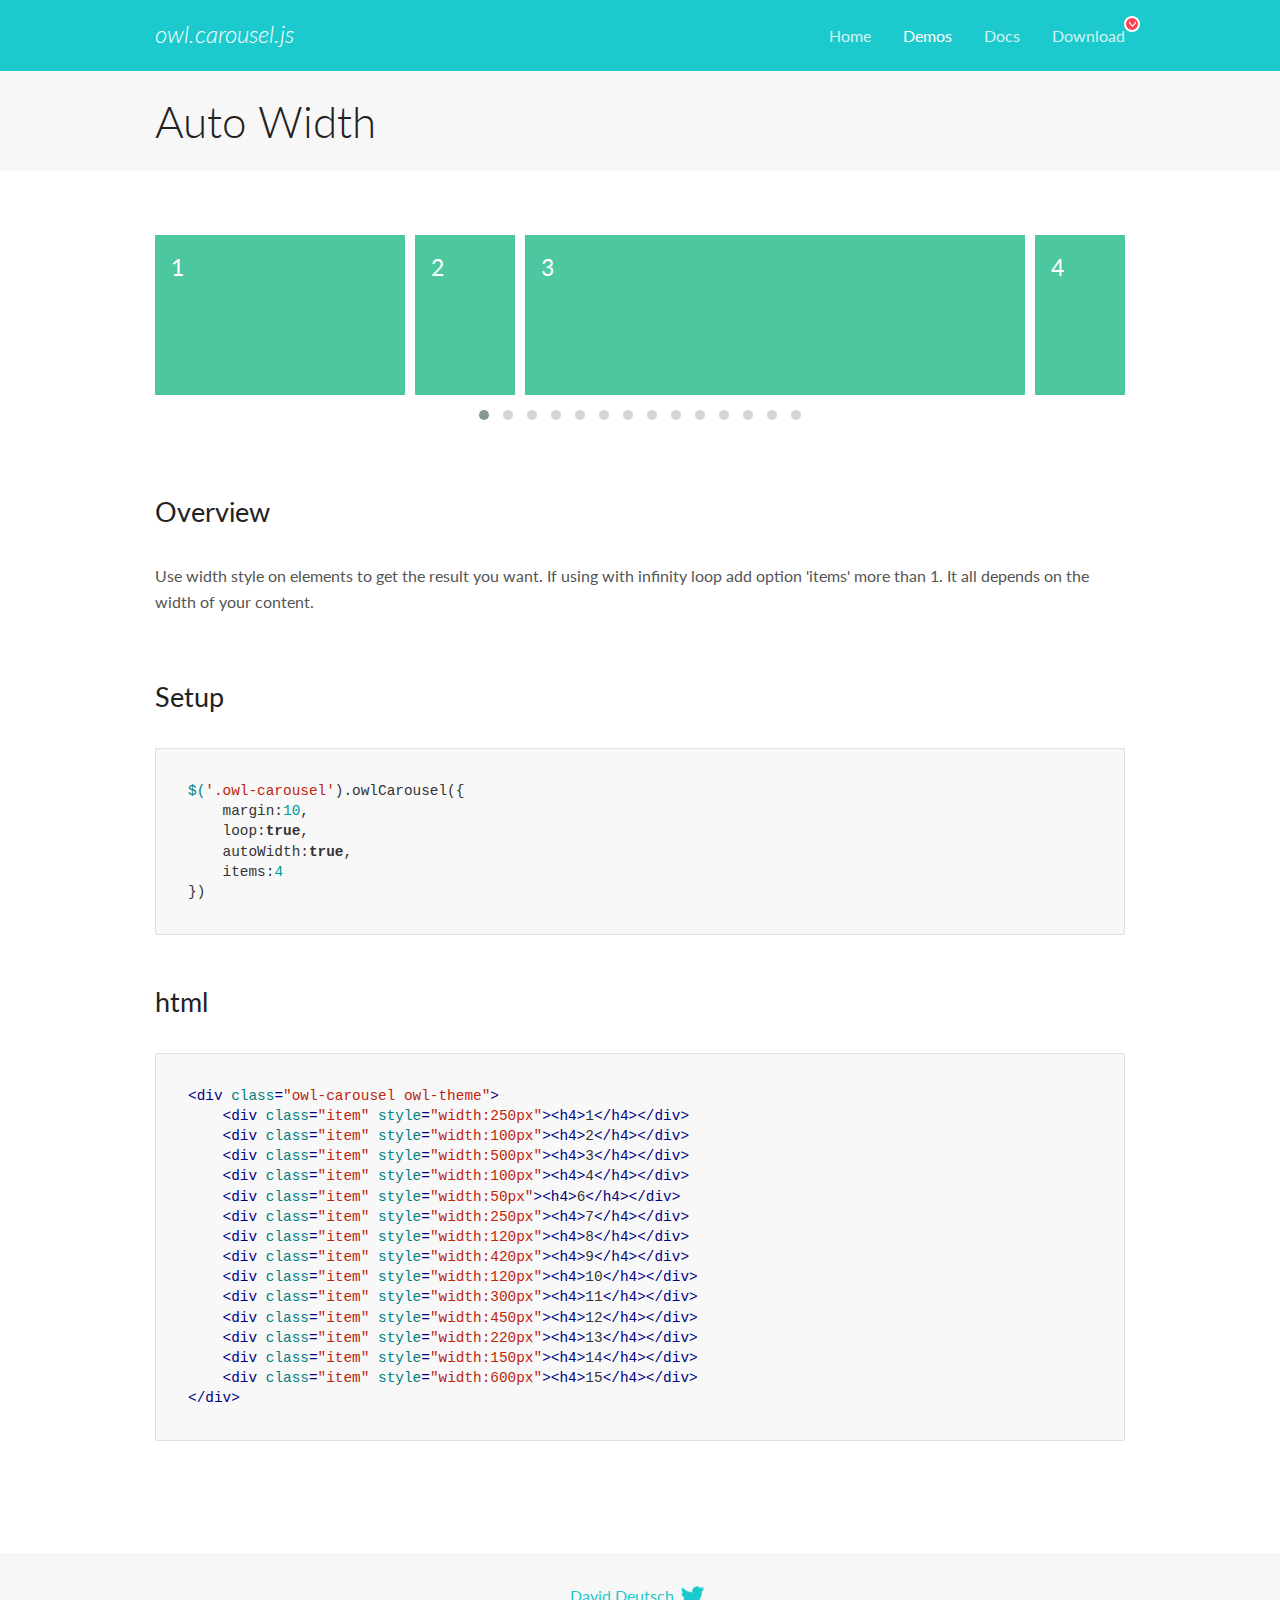
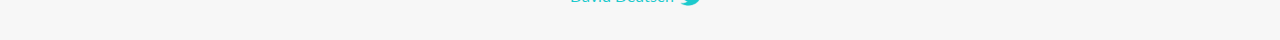
<file: Portfolio/OwlCarousel2-2.3.4/docs/demos/autowidth.html>
<!DOCTYPE html>
<html lang="en">
  <head>

    <!-- head -->
    <meta charset="utf-8">
    <meta name="msapplication-tap-highlight" content="no" />
    <meta name="viewport" content="width=device-width, initial-scale=1.0" />
    <meta name="description" content="Auto Width">
    <meta name="author" content="David Deutsch">
    <title>
      Auto Width Demo | Owl Carousel | 2.3.4
    </title>

    <!-- Stylesheets -->
    <link href='https://fonts.googleapis.com/css?family=Lato:300,400,700,400italic,300italic' rel='stylesheet' type='text/css'>
    <link rel="stylesheet" href="../assets/css/docs.theme.min.css">

    <!-- Owl Stylesheets -->
    <link rel="stylesheet" href="../assets/owlcarousel/assets/owl.carousel.min.css">
    <link rel="stylesheet" href="../assets/owlcarousel/assets/owl.theme.default.min.css">

    <!-- HTML5 shim and Respond.js IE8 support of HTML5 elements and media queries -->

    <!--[if lt IE 9]>
      <script src="https://oss.maxcdn.com/libs/html5shiv/3.7.0/html5shiv.js"></script>
      <script src="https://oss.maxcdn.com/libs/respond.js/1.3.0/respond.min.js"></script>
    <![endif]-->

    <!-- Favicons -->
    <link rel="apple-touch-icon-precomposed" sizes="144x144" href="../assets/ico/apple-touch-icon-144-precomposed.png">
    <link rel="shortcut icon" href="../assets/ico/favicon.png">
    <link rel="shortcut icon" href="favicon.ico">

    <!-- Yeah i know js should not be in header. Its required for demos.-->

    <!-- javascript -->
    <script src="../assets/vendors/jquery.min.js"></script>
    <script src="../assets/owlcarousel/owl.carousel.js"></script>
  </head>
  <body>

    <!-- header -->
    <header class="header">
      <div class="row">
        <div class="large-12 columns">
          <div class="brand left">
            <h3>
              <a href="/OwlCarousel2/">owl.carousel.js</a> 
            </h3>
          </div>
          <a id="toggle-nav" class="right">
            <span></span> <span></span> <span></span> 
          </a> 
          <div class="nav-bar">
            <ul class="clearfix">
              <li> <a href="/OwlCarousel2/index.html">Home</a>  </li>
              <li class="active">
                <a href="/OwlCarousel2/demos/demos.html">Demos</a> 
              </li>
              <li> <a href="/OwlCarousel2/docs/started-welcome.html">Docs</a>  </li>
              <li>
                <a href="https://github.com/OwlCarousel2/OwlCarousel2/archive/2.3.4.zip">Download</a> 
                <span class="download"></span> 
              </li>
            </ul>
          </div>
        </div>
      </div>
    </header>

    <!-- title -->
    <section class="title">
      <div class="row">
        <div class="large-12 columns">
          <h1>Auto Width</h1>
        </div>
      </div>
    </section>

    <!--  Demos -->
    <section id="demos">
      <div class="row">
        <div class="large-12 columns">
          <div class="owl-carousel owl-theme">
            <div class="item" style="width:250px">
              <h4>1</h4>
            </div>
            <div class="item" style="width:100px">
              <h4>2</h4>
            </div>
            <div class="item" style="width:500px">
              <h4>3</h4>
            </div>
            <div class="item" style="width:100px">
              <h4>4</h4>
            </div>
            <div class="item" style="width:50px">
              <h4>6</h4>
            </div>
            <div class="item" style="width:250px">
              <h4>7</h4>
            </div>
            <div class="item" style="width:120px">
              <h4>8</h4>
            </div>
            <div class="item" style="width:420px">
              <h4>9</h4>
            </div>
            <div class="item" style="width:120px">
              <h4>10</h4>
            </div>
            <div class="item" style="width:300px">
              <h4>11</h4>
            </div>
            <div class="item" style="width:450px">
              <h4>12</h4>
            </div>
            <div class="item" style="width:220px">
              <h4>13</h4>
            </div>
            <div class="item" style="width:150px">
              <h4>14</h4>
            </div>
            <div class="item" style="width:600px">
              <h4>15</h4>
            </div>
          </div>
          <h3 id="overview">Overview</h3>
          <p>Use width style on elements to get the result you want. If using with infinity loop add option &#39;items&#39; more than 1. It all depends on the width of your content.</p>
          <h3 id="setup">Setup</h3>
          <pre><code>$(&#39;.owl-carousel&#39;).owlCarousel({
    margin:10,
    loop:true,
    autoWidth:true,
    items:4
})</code></pre>
          <h3 id="html">html</h3>
          <pre><code>&lt;div class=&quot;owl-carousel owl-theme&quot;&gt;
    &lt;div class=&quot;item&quot; style=&quot;width:250px&quot;&gt;&lt;h4&gt;1&lt;/h4&gt;&lt;/div&gt;
    &lt;div class=&quot;item&quot; style=&quot;width:100px&quot;&gt;&lt;h4&gt;2&lt;/h4&gt;&lt;/div&gt;
    &lt;div class=&quot;item&quot; style=&quot;width:500px&quot;&gt;&lt;h4&gt;3&lt;/h4&gt;&lt;/div&gt;
    &lt;div class=&quot;item&quot; style=&quot;width:100px&quot;&gt;&lt;h4&gt;4&lt;/h4&gt;&lt;/div&gt;
    &lt;div class=&quot;item&quot; style=&quot;width:50px&quot;&gt;&lt;h4&gt;6&lt;/h4&gt;&lt;/div&gt;
    &lt;div class=&quot;item&quot; style=&quot;width:250px&quot;&gt;&lt;h4&gt;7&lt;/h4&gt;&lt;/div&gt;
    &lt;div class=&quot;item&quot; style=&quot;width:120px&quot;&gt;&lt;h4&gt;8&lt;/h4&gt;&lt;/div&gt;
    &lt;div class=&quot;item&quot; style=&quot;width:420px&quot;&gt;&lt;h4&gt;9&lt;/h4&gt;&lt;/div&gt;
    &lt;div class=&quot;item&quot; style=&quot;width:120px&quot;&gt;&lt;h4&gt;10&lt;/h4&gt;&lt;/div&gt;
    &lt;div class=&quot;item&quot; style=&quot;width:300px&quot;&gt;&lt;h4&gt;11&lt;/h4&gt;&lt;/div&gt;
    &lt;div class=&quot;item&quot; style=&quot;width:450px&quot;&gt;&lt;h4&gt;12&lt;/h4&gt;&lt;/div&gt;
    &lt;div class=&quot;item&quot; style=&quot;width:220px&quot;&gt;&lt;h4&gt;13&lt;/h4&gt;&lt;/div&gt;
    &lt;div class=&quot;item&quot; style=&quot;width:150px&quot;&gt;&lt;h4&gt;14&lt;/h4&gt;&lt;/div&gt;
    &lt;div class=&quot;item&quot; style=&quot;width:600px&quot;&gt;&lt;h4&gt;15&lt;/h4&gt;&lt;/div&gt;
&lt;/div&gt;</code></pre>
          <script>
            $(document).ready(function() {
              $('.owl-carousel').owlCarousel({
                margin: 10,
                loop: true,
                autoWidth: true,
                items: 4
              })
            })
          </script>
        </div>
      </div>
    </section>

    <!-- footer -->
    <footer class="footer">
      <div class="row">
        <div class="large-12 columns">
          <h5>
            <a href="/OwlCarousel2/docs/support-contact.html">David Deutsch</a> 
            <a id="custom-tweet-button" href="https://twitter.com/share?url=https://github.com/OwlCarousel2/OwlCarousel2&text=Owl Carousel - This is so awesome! " target="_blank"></a> 
          </h5>
        </div>
      </div>
    </footer>

    <!-- vendors -->
    <script src="../assets/vendors/highlight.js"></script>
    <script src="../assets/js/app.js"></script>
  </body>
</html>
</file>
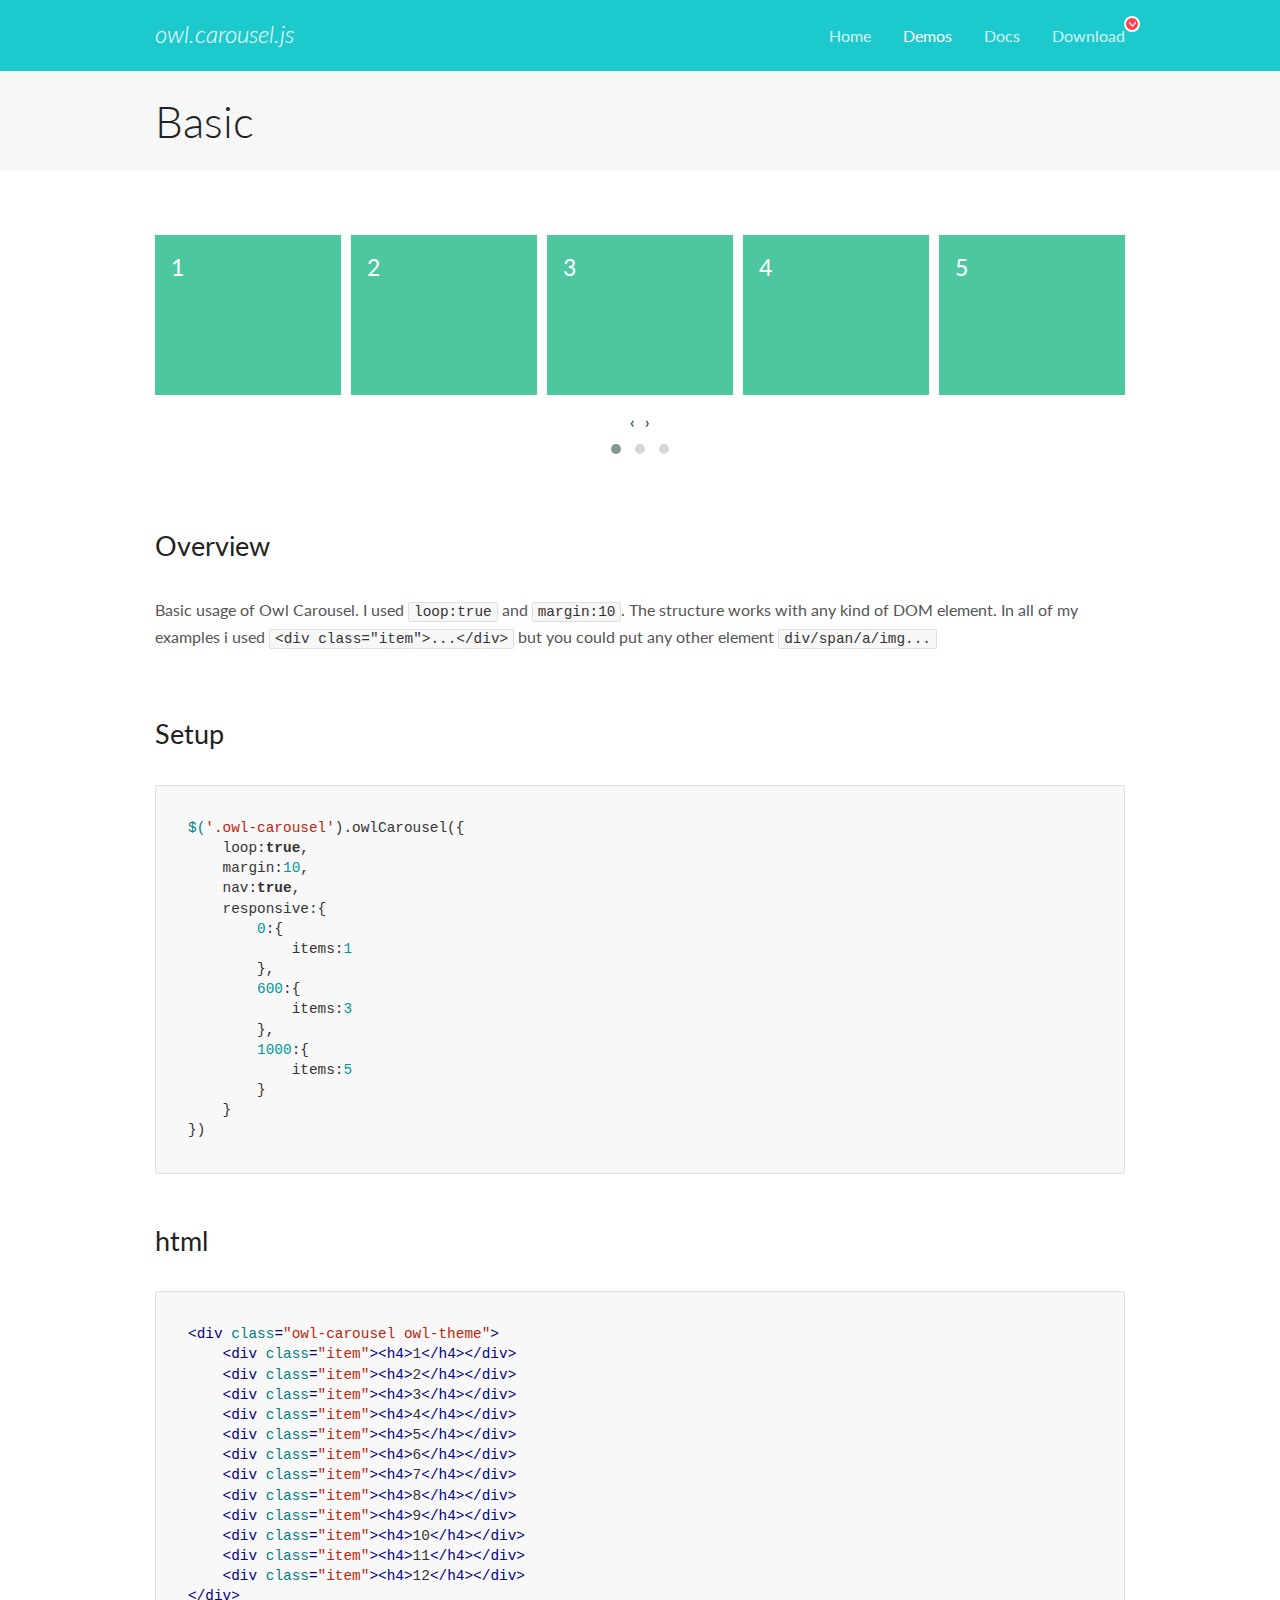
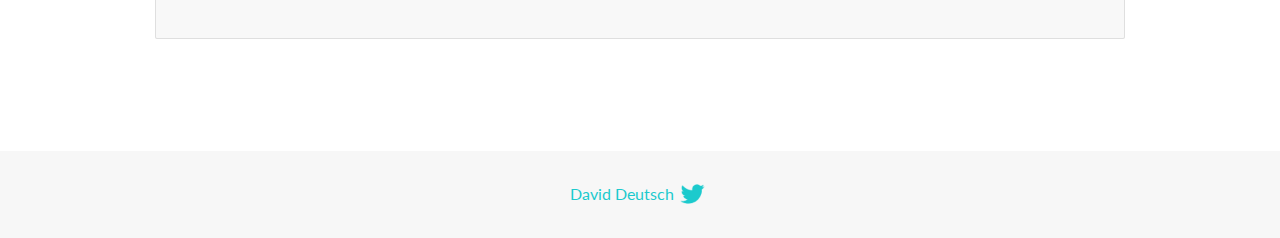
<file: Portfolio/OwlCarousel2-2.3.4/docs/demos/basic.html>
<!DOCTYPE html>
<html lang="en">
  <head>

    <!-- head -->
    <meta charset="utf-8">
    <meta name="msapplication-tap-highlight" content="no" />
    <meta name="viewport" content="width=device-width, initial-scale=1.0" />
    <meta name="description" content="Basic usage demo">
    <meta name="author" content="David Deutsch">
    <title>
      Basic Demo | Owl Carousel | 2.3.4
    </title>

    <!-- Stylesheets -->
    <link href='https://fonts.googleapis.com/css?family=Lato:300,400,700,400italic,300italic' rel='stylesheet' type='text/css'>
    <link rel="stylesheet" href="../assets/css/docs.theme.min.css">

    <!-- Owl Stylesheets -->
    <link rel="stylesheet" href="../assets/owlcarousel/assets/owl.carousel.min.css">
    <link rel="stylesheet" href="../assets/owlcarousel/assets/owl.theme.default.min.css">

    <!-- HTML5 shim and Respond.js IE8 support of HTML5 elements and media queries -->

    <!--[if lt IE 9]>
      <script src="https://oss.maxcdn.com/libs/html5shiv/3.7.0/html5shiv.js"></script>
      <script src="https://oss.maxcdn.com/libs/respond.js/1.3.0/respond.min.js"></script>
    <![endif]-->

    <!-- Favicons -->
    <link rel="apple-touch-icon-precomposed" sizes="144x144" href="../assets/ico/apple-touch-icon-144-precomposed.png">
    <link rel="shortcut icon" href="../assets/ico/favicon.png">
    <link rel="shortcut icon" href="favicon.ico">

    <!-- Yeah i know js should not be in header. Its required for demos.-->

    <!-- javascript -->
    <script src="../assets/vendors/jquery.min.js"></script>
    <script src="../assets/owlcarousel/owl.carousel.js"></script>
  </head>
  <body>

    <!-- header -->
    <header class="header">
      <div class="row">
        <div class="large-12 columns">
          <div class="brand left">
            <h3>
              <a href="/OwlCarousel2/">owl.carousel.js</a> 
            </h3>
          </div>
          <a id="toggle-nav" class="right">
            <span></span> <span></span> <span></span> 
          </a> 
          <div class="nav-bar">
            <ul class="clearfix">
              <li> <a href="/OwlCarousel2/index.html">Home</a>  </li>
              <li class="active">
                <a href="/OwlCarousel2/demos/demos.html">Demos</a> 
              </li>
              <li> <a href="/OwlCarousel2/docs/started-welcome.html">Docs</a>  </li>
              <li>
                <a href="https://github.com/OwlCarousel2/OwlCarousel2/archive/2.3.4.zip">Download</a> 
                <span class="download"></span> 
              </li>
            </ul>
          </div>
        </div>
      </div>
    </header>

    <!-- title -->
    <section class="title">
      <div class="row">
        <div class="large-12 columns">
          <h1>Basic</h1>
        </div>
      </div>
    </section>

    <!--  Demos -->
    <section id="demos">
      <div class="row">
        <div class="large-12 columns">
          <div class="owl-carousel owl-theme">
            <div class="item">
              <h4>1</h4>
            </div>
            <div class="item">
              <h4>2</h4>
            </div>
            <div class="item">
              <h4>3</h4>
            </div>
            <div class="item">
              <h4>4</h4>
            </div>
            <div class="item">
              <h4>5</h4>
            </div>
            <div class="item">
              <h4>6</h4>
            </div>
            <div class="item">
              <h4>7</h4>
            </div>
            <div class="item">
              <h4>8</h4>
            </div>
            <div class="item">
              <h4>9</h4>
            </div>
            <div class="item">
              <h4>10</h4>
            </div>
            <div class="item">
              <h4>11</h4>
            </div>
            <div class="item">
              <h4>12</h4>
            </div>
          </div>
          <h3 id="overview">Overview</h3>
          <p>Basic usage of Owl Carousel. I used <code>loop:true</code> and <code>margin:10</code>. The structure works with any kind of DOM element. In all of my examples i used <code>&lt;div class=&quot;item&quot;&gt;...&lt;/div&gt;</code> but you could
            put any other element <code>div/span/a/img...</code></p>
          <h3 id="setup">Setup</h3>
          <pre><code>$(&#39;.owl-carousel&#39;).owlCarousel({
    loop:true,
    margin:10,
    nav:true,
    responsive:{
        0:{
            items:1
        },
        600:{
            items:3
        },
        1000:{
            items:5
        }
    }
})</code></pre>
          <h3 id="html">html</h3>
          <pre><code>&lt;div class=&quot;owl-carousel owl-theme&quot;&gt;
    &lt;div class=&quot;item&quot;&gt;&lt;h4&gt;1&lt;/h4&gt;&lt;/div&gt;
    &lt;div class=&quot;item&quot;&gt;&lt;h4&gt;2&lt;/h4&gt;&lt;/div&gt;
    &lt;div class=&quot;item&quot;&gt;&lt;h4&gt;3&lt;/h4&gt;&lt;/div&gt;
    &lt;div class=&quot;item&quot;&gt;&lt;h4&gt;4&lt;/h4&gt;&lt;/div&gt;
    &lt;div class=&quot;item&quot;&gt;&lt;h4&gt;5&lt;/h4&gt;&lt;/div&gt;
    &lt;div class=&quot;item&quot;&gt;&lt;h4&gt;6&lt;/h4&gt;&lt;/div&gt;
    &lt;div class=&quot;item&quot;&gt;&lt;h4&gt;7&lt;/h4&gt;&lt;/div&gt;
    &lt;div class=&quot;item&quot;&gt;&lt;h4&gt;8&lt;/h4&gt;&lt;/div&gt;
    &lt;div class=&quot;item&quot;&gt;&lt;h4&gt;9&lt;/h4&gt;&lt;/div&gt;
    &lt;div class=&quot;item&quot;&gt;&lt;h4&gt;10&lt;/h4&gt;&lt;/div&gt;
    &lt;div class=&quot;item&quot;&gt;&lt;h4&gt;11&lt;/h4&gt;&lt;/div&gt;
    &lt;div class=&quot;item&quot;&gt;&lt;h4&gt;12&lt;/h4&gt;&lt;/div&gt;
&lt;/div&gt;</code></pre>
          <script>
            $(document).ready(function() {
              var owl = $('.owl-carousel');
              owl.owlCarousel({
                margin: 10,
                nav: true,
                loop: true,
                responsive: {
                  0: {
                    items: 1
                  },
                  600: {
                    items: 3
                  },
                  1000: {
                    items: 5
                  }
                }
              })
            })
          </script>
        </div>
      </div>
    </section>

    <!-- footer -->
    <footer class="footer">
      <div class="row">
        <div class="large-12 columns">
          <h5>
            <a href="/OwlCarousel2/docs/support-contact.html">David Deutsch</a> 
            <a id="custom-tweet-button" href="https://twitter.com/share?url=https://github.com/OwlCarousel2/OwlCarousel2&text=Owl Carousel - This is so awesome! " target="_blank"></a> 
          </h5>
        </div>
      </div>
    </footer>

    <!-- vendors -->
    <script src="../assets/vendors/highlight.js"></script>
    <script src="../assets/js/app.js"></script>
  </body>
</html>
</file>
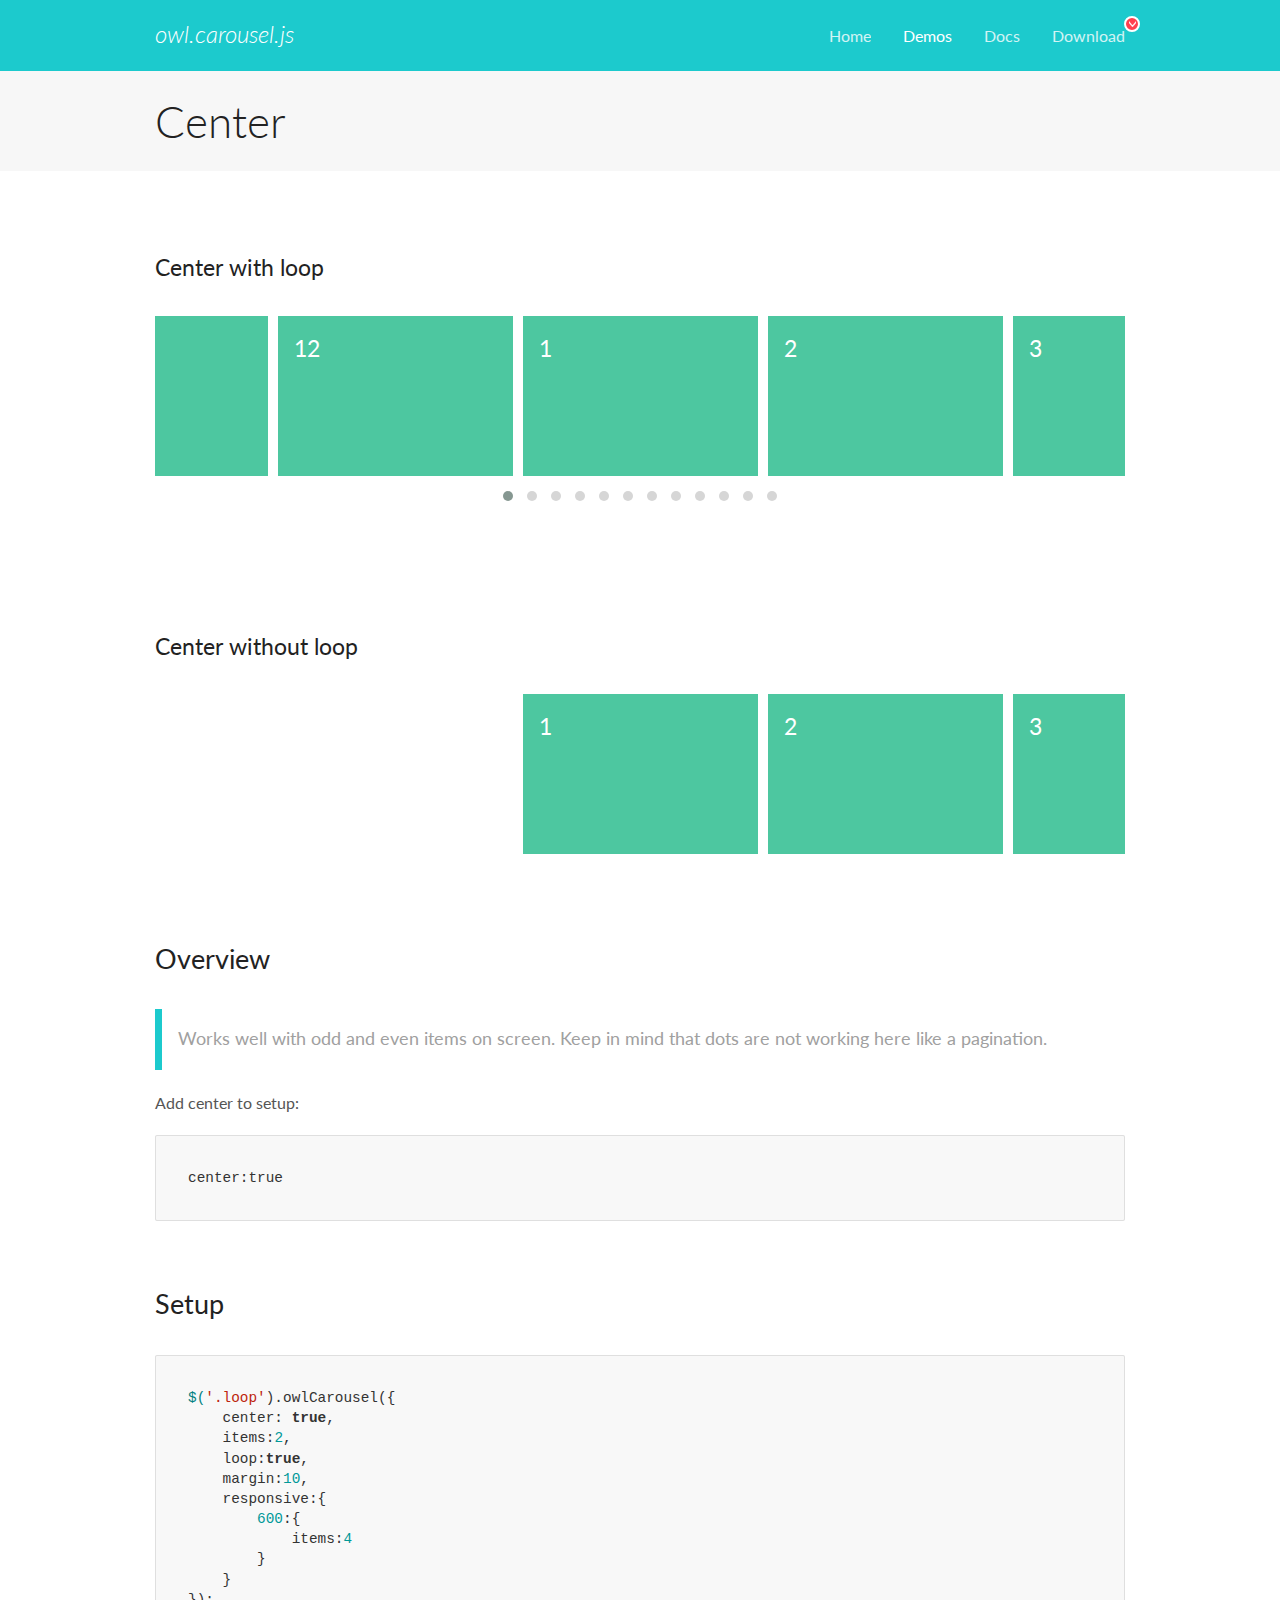
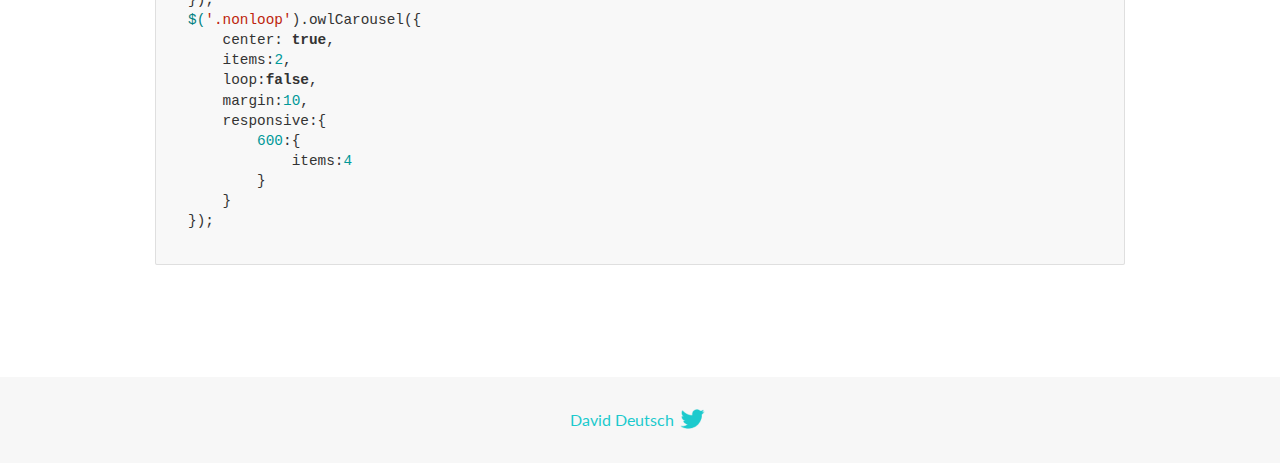
<file: Portfolio/OwlCarousel2-2.3.4/docs/demos/center.html>
<!DOCTYPE html>
<html lang="en">
  <head>

    <!-- head -->
    <meta charset="utf-8">
    <meta name="msapplication-tap-highlight" content="no" />
    <meta name="viewport" content="width=device-width, initial-scale=1.0" />
    <meta name="description" content="Center carousel">
    <meta name="author" content="David Deutsch">
    <title>
      Center Demo | Owl Carousel | 2.3.4
    </title>

    <!-- Stylesheets -->
    <link href='https://fonts.googleapis.com/css?family=Lato:300,400,700,400italic,300italic' rel='stylesheet' type='text/css'>
    <link rel="stylesheet" href="../assets/css/docs.theme.min.css">

    <!-- Owl Stylesheets -->
    <link rel="stylesheet" href="../assets/owlcarousel/assets/owl.carousel.min.css">
    <link rel="stylesheet" href="../assets/owlcarousel/assets/owl.theme.default.min.css">

    <!-- HTML5 shim and Respond.js IE8 support of HTML5 elements and media queries -->

    <!--[if lt IE 9]>
      <script src="https://oss.maxcdn.com/libs/html5shiv/3.7.0/html5shiv.js"></script>
      <script src="https://oss.maxcdn.com/libs/respond.js/1.3.0/respond.min.js"></script>
    <![endif]-->

    <!-- Favicons -->
    <link rel="apple-touch-icon-precomposed" sizes="144x144" href="../assets/ico/apple-touch-icon-144-precomposed.png">
    <link rel="shortcut icon" href="../assets/ico/favicon.png">
    <link rel="shortcut icon" href="favicon.ico">

    <!-- Yeah i know js should not be in header. Its required for demos.-->

    <!-- javascript -->
    <script src="../assets/vendors/jquery.min.js"></script>
    <script src="../assets/owlcarousel/owl.carousel.js"></script>
  </head>
  <body>

    <!-- header -->
    <header class="header">
      <div class="row">
        <div class="large-12 columns">
          <div class="brand left">
            <h3>
              <a href="/OwlCarousel2/">owl.carousel.js</a> 
            </h3>
          </div>
          <a id="toggle-nav" class="right">
            <span></span> <span></span> <span></span> 
          </a> 
          <div class="nav-bar">
            <ul class="clearfix">
              <li> <a href="/OwlCarousel2/index.html">Home</a>  </li>
              <li class="active">
                <a href="/OwlCarousel2/demos/demos.html">Demos</a> 
              </li>
              <li> <a href="/OwlCarousel2/docs/started-welcome.html">Docs</a>  </li>
              <li>
                <a href="https://github.com/OwlCarousel2/OwlCarousel2/archive/2.3.4.zip">Download</a> 
                <span class="download"></span> 
              </li>
            </ul>
          </div>
        </div>
      </div>
    </header>

    <!-- title -->
    <section class="title">
      <div class="row">
        <div class="large-12 columns">
          <h1>Center</h1>
        </div>
      </div>
    </section>

    <!--  Demos -->
    <section id="demos">
      <div class="row">
        <div class="large-12 columns">
          <h4 id="center-with-loop">Center with loop</h4>
          <div class="loop owl-carousel owl-theme">
            <div class="item">
              <h4>1</h4>
            </div>
            <div class="item">
              <h4>2</h4>
            </div>
            <div class="item">
              <h4>3</h4>
            </div>
            <div class="item">
              <h4>4</h4>
            </div>
            <div class="item">
              <h4>5</h4>
            </div>
            <div class="item">
              <h4>6</h4>
            </div>
            <div class="item">
              <h4>7</h4>
            </div>
            <div class="item">
              <h4>8</h4>
            </div>
            <div class="item">
              <h4>9</h4>
            </div>
            <div class="item">
              <h4>10</h4>
            </div>
            <div class="item">
              <h4>11</h4>
            </div>
            <div class="item">
              <h4>12</h4>
            </div>
          </div>
          <br>
          <h4 id="center-without-loop">Center without loop</h4>
          <div class="nonloop owl-carousel">
            <div class="item">
              <h4>1</h4>
            </div>
            <div class="item">
              <h4>2</h4>
            </div>
            <div class="item">
              <h4>3</h4>
            </div>
            <div class="item">
              <h4>4</h4>
            </div>
            <div class="item">
              <h4>5</h4>
            </div>
            <div class="item">
              <h4>6</h4>
            </div>
            <div class="item">
              <h4>7</h4>
            </div>
            <div class="item">
              <h4>8</h4>
            </div>
            <div class="item">
              <h4>9</h4>
            </div>
            <div class="item">
              <h4>10</h4>
            </div>
            <div class="item">
              <h4>11</h4>
            </div>
            <div class="item">
              <h4>12</h4>
            </div>
          </div>
          <h3 id="overview">Overview</h3>
          <blockquote>
            <p>Works well with odd and even items on screen. Keep in mind that dots are not working here like a pagination.</p>
          </blockquote>
          <p>Add center to setup:</p>
          <pre><code>center:true</code></pre>
          <h3 id="setup">Setup</h3>
          <pre><code>$(&#39;.loop&#39;).owlCarousel({
    center: true,
    items:2,
    loop:true,
    margin:10,
    responsive:{
        600:{
            items:4
        }
    }
});
$(&#39;.nonloop&#39;).owlCarousel({
    center: true,
    items:2,
    loop:false,
    margin:10,
    responsive:{
        600:{
            items:4
        }
    }
});</code></pre>
          <script>
            jQuery(document).ready(function($) {
              $('.loop').owlCarousel({
                center: true,
                items: 2,
                loop: true,
                margin: 10,
                responsive: {
                  600: {
                    items: 4
                  }
                }
              });
              $('.nonloop').owlCarousel({
                center: true,
                items: 2,
                loop: false,
                margin: 10,
                responsive: {
                  600: {
                    items: 4
                  }
                }
              });
            });
          </script>
        </div>
      </div>
    </section>

    <!-- footer -->
    <footer class="footer">
      <div class="row">
        <div class="large-12 columns">
          <h5>
            <a href="/OwlCarousel2/docs/support-contact.html">David Deutsch</a> 
            <a id="custom-tweet-button" href="https://twitter.com/share?url=https://github.com/OwlCarousel2/OwlCarousel2&text=Owl Carousel - This is so awesome! " target="_blank"></a> 
          </h5>
        </div>
      </div>
    </footer>

    <!-- vendors -->
    <script src="../assets/vendors/highlight.js"></script>
    <script src="../assets/js/app.js"></script>
  </body>
</html>
</file>
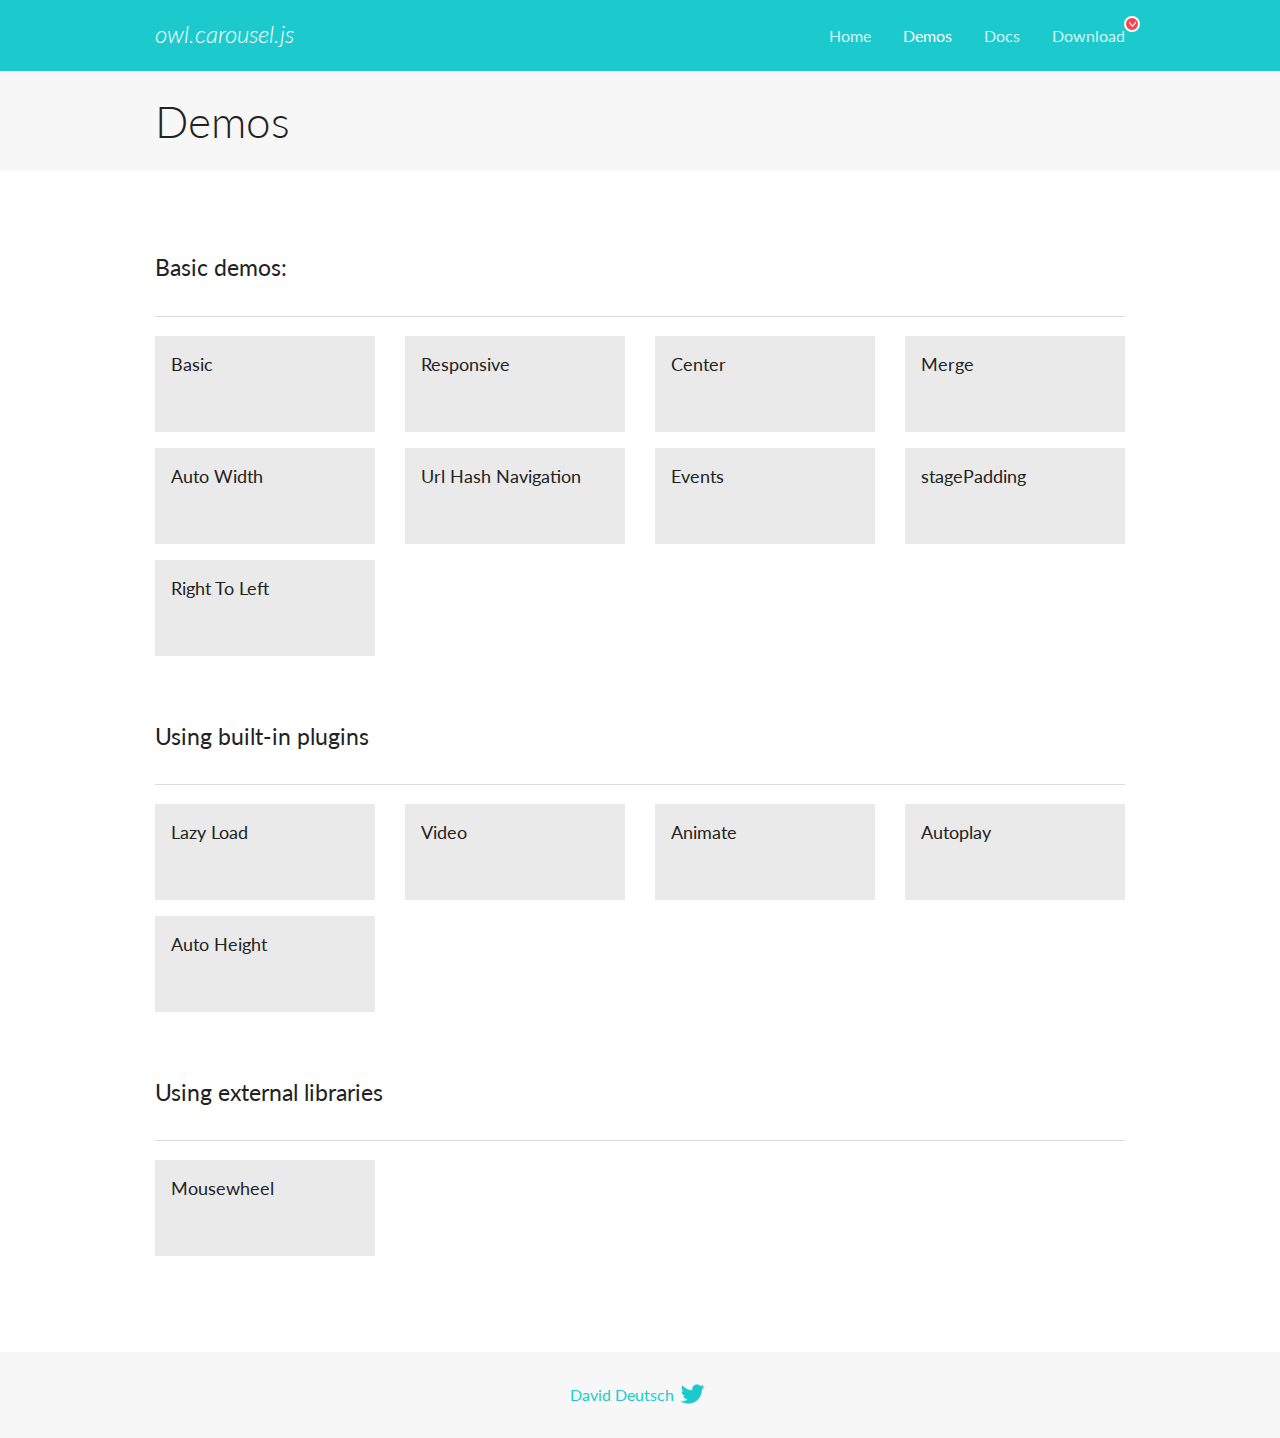
<file: Portfolio/OwlCarousel2-2.3.4/docs/demos/demos.html>
<!DOCTYPE html>
<html lang="en">
  <head>

    <!-- head -->
    <meta charset="utf-8">
    <meta name="msapplication-tap-highlight" content="no" />
    <meta name="viewport" content="width=device-width, initial-scale=1.0" />
    <meta name="description" content="A list of Owl Carousel examples.">
    <meta name="author" content="David Deutsch">
    <title>
      Demos | Owl Carousel | 2.3.4
    </title>

    <!-- Stylesheets -->
    <link href='https://fonts.googleapis.com/css?family=Lato:300,400,700,400italic,300italic' rel='stylesheet' type='text/css'>
    <link rel="stylesheet" href="../assets/css/docs.theme.min.css">

    <!-- Owl Stylesheets -->
    <link rel="stylesheet" href="../assets/owlcarousel/assets/owl.carousel.min.css">
    <link rel="stylesheet" href="../assets/owlcarousel/assets/owl.theme.default.min.css">

    <!-- HTML5 shim and Respond.js IE8 support of HTML5 elements and media queries -->

    <!--[if lt IE 9]>
      <script src="https://oss.maxcdn.com/libs/html5shiv/3.7.0/html5shiv.js"></script>
      <script src="https://oss.maxcdn.com/libs/respond.js/1.3.0/respond.min.js"></script>
    <![endif]-->

    <!-- Favicons -->
    <link rel="apple-touch-icon-precomposed" sizes="144x144" href="../assets/ico/apple-touch-icon-144-precomposed.png">
    <link rel="shortcut icon" href="../assets/ico/favicon.png">
    <link rel="shortcut icon" href="favicon.ico">

    <!-- Yeah i know js should not be in header. Its required for demos.-->

    <!-- javascript -->
    <script src="../assets/vendors/jquery.min.js"></script>
    <script src="../assets/owlcarousel/owl.carousel.js"></script>
  </head>
  <body>

    <!-- header -->
    <header class="header">
      <div class="row">
        <div class="large-12 columns">
          <div class="brand left">
            <h3>
              <a href="/OwlCarousel2/">owl.carousel.js</a> 
            </h3>
          </div>
          <a id="toggle-nav" class="right">
            <span></span> <span></span> <span></span> 
          </a> 
          <div class="nav-bar">
            <ul class="clearfix">
              <li> <a href="/OwlCarousel2/index.html">Home</a>  </li>
              <li class="active">
                <a href="/OwlCarousel2/demos/demos.html">Demos</a> 
              </li>
              <li> <a href="/OwlCarousel2/docs/started-welcome.html">Docs</a>  </li>
              <li>
                <a href="https://github.com/OwlCarousel2/OwlCarousel2/archive/2.3.4.zip">Download</a> 
                <span class="download"></span> 
              </li>
            </ul>
          </div>
        </div>
      </div>
    </header>

    <!-- title -->
    <section class="title">
      <div class="row">
        <div class="large-12 columns">
          <h1>Demos</h1>
        </div>
      </div>
    </section>

    <!--  Demos -->
    <section id="demos">
      <div class="row">
        <div class="large-12 columns">
          <h4 id="basic-demos-">Basic demos:</h4>
          <hr>
          <div class="demo-list">
            <div class="row">
              <div class="small-6 medium-4 large-3 columns">
                <a href="basic.html" class="demo-block">
                  <h5>Basic </h5>
                </a> 
              </div>
              <div class="small-6 medium-4 large-3 columns">
                <a href="responsive.html" class="demo-block">
                  <h5>Responsive </h5>
                </a> 
              </div>
              <div class="small-6 medium-4 large-3 columns">
                <a href="center.html" class="demo-block">
                  <h5>Center </h5>
                </a> 
              </div>
              <div class="small-6 medium-4 large-3 columns">
                <a href="merge.html" class="demo-block">
                  <h5>Merge </h5>
                </a> 
              </div>
              <div class="small-6 medium-4 large-3 columns">
                <a href="autowidth.html" class="demo-block">
                  <h5>Auto Width </h5>
                </a> 
              </div>
              <div class="small-6 medium-4 large-3 columns">
                <a href="urlhashnav.html" class="demo-block">
                  <h5>Url Hash Navigation </h5>
                </a> 
              </div>
              <div class="small-6 medium-4 large-3 columns">
                <a href="events.html" class="demo-block">
                  <h5>Events </h5>
                </a> 
              </div>
              <div class="small-6 medium-4 large-3 columns">
                <a href="stagepadding.html" class="demo-block">
                  <h5>stagePadding </h5>
                </a> 
              </div>
              <div class="small-6 medium-4 large-3 columns">
                <a href="rtl.html" class="demo-block">
                  <h5>Right To Left </h5>
                </a> 
              </div>
            </div>
          </div>
          <h4 id="using-built-in-plugins">Using built-in plugins</h4>
          <hr>
          <div class="demo-list">
            <div class="row">
              <div class="small-6 medium-4 large-3 columns">
                <a href="lazyLoad.html" class="demo-block">
                  <h5>Lazy Load </h5>
                </a> 
              </div>
              <div class="small-6 medium-4 large-3 columns">
                <a href="video.html" class="demo-block">
                  <h5>Video </h5>
                </a> 
              </div>
              <div class="small-6 medium-4 large-3 columns">
                <a href="animate.html" class="demo-block">
                  <h5>Animate </h5>
                </a> 
              </div>
              <div class="small-6 medium-4 large-3 columns">
                <a href="autoplay.html" class="demo-block">
                  <h5>Autoplay </h5>
                </a> 
              </div>
              <div class="small-6 medium-4 large-3 columns">
                <a href="autoheight.html" class="demo-block">
                  <h5>Auto Height </h5>
                </a> 
              </div>
            </div>
          </div>
          <h4 id="using-external-libraries">Using external libraries</h4>
          <hr>
          <div class="demo-list">
            <div class="row">
              <div class="small-6 medium-4 large-3 columns">
                <a href="mousewheel.html" class="demo-block">
                  <h5>Mousewheel </h5>
                </a> 
              </div>
            </div>
          </div>
        </div>
      </div>
    </section>

    <!-- footer -->
    <footer class="footer">
      <div class="row">
        <div class="large-12 columns">
          <h5>
            <a href="/OwlCarousel2/docs/support-contact.html">David Deutsch</a> 
            <a id="custom-tweet-button" href="https://twitter.com/share?url=https://github.com/OwlCarousel2/OwlCarousel2&text=Owl Carousel - This is so awesome! " target="_blank"></a> 
          </h5>
        </div>
      </div>
    </footer>

    <!-- vendors -->
    <script src="../assets/vendors/highlight.js"></script>
    <script src="../assets/js/app.js"></script>
  </body>
</html>
</file>
<file: Portfolio/styles.css>
body {
  margin: 0;
  padding: 0;
  font-family: 'Raleway', sans-serif;
}
@keyframes rotater{
    0% {transform: rotate(0deg)};
    75% {transform: rotate(270deg);} 
    100% {transform: rotate(360deg);}
}
@keyframes rotater1{
    0% {transform: rotate(180deg)};
    75% {transform: rotate(360deg);} 
    100% {transform: rotate(540deg);}
}

#navbar {
  background-color: #292f36;
  background-color: black;
  display: flex;
  flex-direction: row;
  justify-content: space-between;
  position: fixed;
  width: 100%;
  min-height: 60px;
  height: 80px;
  transition: all 1s ease;
  top: 0;
  z-index: 99999;
}
#navbar .heading {
  height: 100%;
  display: flex;
  justify-content: center;
  align-items: center;
  margin-left: 1rem;
}
#navbar .heading h2 {
  margin: 0;
  padding: 0;
  font-size: 2rem;
  color: #4ecdc4;
  color: whitesmoke;
}
#navbar .links {
  height: 100%;
  padding: 0;
  margin: 0;
  display: flex;
  align-items: center;
}
#navbar div a {
  margin: 0 0.8rem;
  font-size: 1.6rem;
  text-decoration: none;
  color: #4ecdc4;
  font-weight: bold;
  height: 100%;
  display: flex;
  align-items: center;
  padding: 0 0.7rem;
}
#navbar div a:hover {
  background-color: #4ecdc4;
  background-color: whitesmoke;
  color: #292f36;
}
#navbar span {
  position: absolute;
  display: flex;
  height: 80px;
  align-items: center;
  top: 0;
  right: 1rem;
  visibility: hidden;
}
#navbar span i{
    font-size: 1.4rem;
    color: #4ecdc4;
}
#navbar span i:hover{
  animation: rotater 1s infinite;
}

.collapse{
    height: 200px !important;
}
@media (max-width: 590px) {
  #navbar {
    display: unset;
    height: 80px;
    overflow: hidden;
  }
  
  #navbar .heading {
    margin: 0;
    display: flex;
    width: 100%;
    height: 80px;
    justify-content: flex-start;
    margin-left: 1rem;
  }
  #navbar .links {
    flex-direction: column;
    margin-left: 1rem;
    align-items: flex-start;
    height: fit-content;
    margin-top: 0rem;
  }
  #navbar .links a {
    margin: 0.3rem;
    width: fit-content;
  }
  #navbar span {
    visibility: visible;
    cursor: pointer;
  }
}
@media (min-width: 591px){
    #navbar{
        height: 80px !important;
    }
}
#welcome-section{
  background: url(./pexels1.jpg);
  background-size: cover;
  height: 100vh;
  display: flex;
  align-items: center;
  justify-content: center;
  background-repeat: no-repeat;
  overflow: auto;
}
#welcome-section h1{
  text-align: center;
  color: black;
  font-size: 3rem;
  font-weight: bolder;
  font-family: 'Raleway', sans-serif;
}
#welcome-section h1 span{
  white-space: nowrap;
  color: coral;
}
@media (max-width:830px){
  #welcome-section h1{
    font-size: 2rem;
  }
}
@media (max-width:566px){
  #welcome-section h1{
    font-size: 1rem;
  }
}
#projects{
  height: 100%;
  background-color: orange;
  background-image: url(./pexels2.jpg);
  background-size: cover;
  display: flex;
  flex-direction: column;
  justify-content: center;
  padding-bottom: 2rem;
  min-height: 100vh;
  overflow: auto;
  /* display: flex;
  justify-content: center;
  align-items: center; */
}
#inner-pro{
  display: flex;
  justify-content: center;
  align-items: center;
  overflow: auto;
}
.project-head{
  text-align: center;
  margin: 0;
  padding: 2rem;
  font-size: 2rem;
  transition: all ease;
  animation: colourize 3s infinite;
}
.project-tile h2{
  display: inline;
}
.projects-links{
  text-decoration: none;
  color: unset;
}
.projects-links img{
  width: 600px;
}
.project-tile{
  background-color: black;
  height: fit-content;
  display: block;
  width: 1000px;
  justify-self: center;
  border-radius: 0.5rem;
}
.project-tile div{
  color: white;
  text-align: center;
  padding: 1rem;
  font-size: 1.5rem;
}
.project-tile div span{
  color: white;
}
.item-wraps{
  width: 100%;
  display: flex;
  align-items: center;
  justify-content: center;
}
@media (max-width:1010px){
  .project-tile{
    width: 700px;
  }
}
@media (max-width:720px){
  .project-tile{
    width: 500px;
  }
}
@media (max-width:530px){
  .project-tile{
    width: 400px;
  }
}
@media (max-width:430px){
  .project-tile{
    width: 300px;
  }
}
@media (max-width:330px){
  .project-tile{
    width: 250px;
  }
}
@keyframes colourize{
  0% {color: black;}
  50% {color: gray;}
  100% {color: black;}
}
/* .spaner{
  color: white;
  text-align: center;
  visibility: hidden;
}*/
.spaner{
  transition: all 1s ease;
}
.project-tile:hover .spaner::before{
  content: '\2728';
} 
.project-tile:hover .spaner::after{
  content: '\2728';
} 
.owl-theme .owl-nav{
  display: flex;
  justify-content: space-evenly;
  width: 100%;
  align-self: center;
}
.owl-nav-prev,.owl-nav-next{
  background-color: black !important;
  color: white !important;
}

.owl-next,.owl-prev{
  background-color: unset !important;
  color: unset !important;
  outline: none !important;
}
@keyframes butoncolor{
  0% {
    color: white;
  }
  25% {color: greenyellow;
  }
  50% {color: orange;
  }
  75% {color: aqua;
  }
  100% {color: white;
  }
}
.owl-nav i{
  animation: butoncolor 4s ease infinite;
  font-size: 1.5rem;
}
.owl-nav-prev:hover i{
  animation: unset;
  color: yellow;
}
.owl-nav-next:hover i{
  animation: unset;
  color: yellow;
}
footer{
  background-color: #000000;
}
footer div:nth-child(1){
  font-size:2rem;
  text-align: center;
  color: white;
  padding: 1rem;
}
footer div:nth-child(2){
  font-size:1rem;
  text-align: center;
  color: white;
  padding: 0.5rem;
  padding-bottom: 2rem;
}
footer a{
  text-decoration: none;
  color: white;
}
</file>
<file: Product Landing Page/styles.css>
#header-img {
  max-height: 70px;
  padding: 0;
  margin: 0;
  margin-left: 2rem;
  pointer-events: none;
  max-width: 200px;
}
body {
  margin: 0;
  padding: 0;
  margin-top: 5rem;
}
header {
  display: flex;
  justify-content: space-between;
  background-color: black;
  width: 100%;
  height: fit-content;
  top: 0;
  position: fixed;
  box-sizing: border-box;
}
header nav {
  align-self: center;
  display: flex;
  justify-content: space-evenly;
  width: 40rem;
}
header nav a {
  font-size: 1.5rem;
  text-decoration: none;
  color: white;
}
.pro-des {
  display: flex;
  align-items: center;
  flex-direction: column;
  width: fit-content;
  margin: 1rem auto;
}
.pro-ele {
  display: flex;
  align-self: flex-start;
  width: 100%;
  margin: 0.3rem 0;
}
.pro-ele h2 {
  color: darkblue;
}
.icon {
  align-self: center;
  margin: 0 2rem;
  color: darkorange;
}
.icon i {
  font-size: 2rem;
}
.pro-des .pro-ele:not(:nth-child(3)) {
  border-bottom: 1px solid;
}
#para-cont {
  margin-right: 1rem;
}
#videoer {
  align-items: center;
  justify-content: center;
  display: flex;
  margin: 2rem auto;
  padding: 1rem;
  width: fit-content;
}
#videoer iframe {
  border-radius: 0.9rem;
  width: 35rem;
  height: 19.688rem;
}
#form {
  display: flex;
  flex-direction: column;
  align-self: center;
  padding: 1rem;
  width: 40%;
}
#email {
  height: 1.5rem;
  font-size: 1.1rem;
  width: 15rem;
  align-self: center;
}
#submit {
  width: 10rem;
  align-self: center;
  margin: 1rem;
  background-color: yellow;
  border: none;
  font-size: 1.1rem;
  padding: 0.4rem;
}
.form-cont {
  display: flex;
  justify-content: center;
}
@media (max-width: 800px) {
  #header-img {
    margin: 0;
    align-self: center;
  }
  header {
    flex-direction: column;
    justify-content: space-around;
  }
  header nav {
    flex-direction: column;
    width: auto;
    align-self: center;
  }
  header nav a {
    width: fit-content;
    margin: 0.5rem 0;
  }
  body {
    margin-top: 14em;
  }
}
@media (max-width: 619px) {
  #videoer iframe {
    width: 20em;
    height: 10em;
  }
}
@media (max-width: 350px) {
  #videoer iframe {
    width: 200px;
    height: 100px;
  }
}
</file>
<file: Survey Form/styles.css>
body::before {
  position: fixed;
  background-size: cover;
  height: 100vh;
  background-repeat: no-repeat;
  background-position: center;
  width: 100vw;
  content: " ";
  margin: 0;
  padding: 0;
  z-index: -1;
  background-image: linear-gradient(
      115deg,
      rgba(58, 58, 158, 0.8),
      rgba(136, 136, 206, 0.7)
    ),
    url("https://cdn.freecodecamp.org/testable-projects-fcc/images/survey-form-background.jpeg");
  top:0;
  left: 0;
}
body {
  background-size: cover;
  min-height: 100vh;
  overflow: scroll;
  margin: 0;
  padding: 0;
  display: flex;
  justify-content: center;
  flex-direction: column;
  align-items: center;
  background-repeat: no-repeat;
}
form{
    display: flex;
    flex-direction: column;
    padding: 2rem;
    border-radius: 0.2rem;
    margin-top: 2rem;
}
.wrap{
    display: flex;
    flex-direction: column;
    padding: 1rem 0rem;
}
#description{
    margin-top: -0.5rem;
    margin-bottom: 1rem;
}
form{
    background-color: #2b2946;
}
input,textarea,select,button{
    border-radius: 0.2rem;
}
input,textarea,select{
    margin-top: 0.3rem;
}
#name,#email,#number,select{
    height: 30px;
}
input,textarea,select:focus{
    outline: none;
}
label{
    font-size: 1.3rem;
    color: white;
}
.check-wrap div{
    font-size: 1.3rem;
    color: white;
}
h1,p{
    color: white;
}
h1{
    margin-top: 2rem;
}
button{
    height: 50px;
    background-color: greenyellow;
    color: black;
    font-size: 1rem;
}
/***************************************************************/
@media (max-width:870px){
    .container{
        min-width: 500px;
    }
    form{
        width: 400px;
    }
}
@media (max-width:550px){
    h1{
        font-size: 2rem;
        text-align: center;
    }
    p{
        text-align: center;
        font-size: 1rem;
    }
    .container{
        min-width: 300px;
    }
    form{
        width: 200px;
    }
}
</file>
<file: Technical Documentation Page/styles.css>
*, *::after, *::before{
    margin: 0;
    padding: 0;
    box-sizing: border-box;
}

h1{
    margin: 0;
    padding: 0;
}

.primary-header{
    background-color: #14213d;
    color: #f77f00;
    padding: 1rem 2rem;
    position: fixed;
    top: 0;
    left: 0;
    width: 100%;
    overflow: auto;
}

.primary-header .logo{
    display: flex;
    align-items: center;
}

.primary-header svg{
    width: 35px;
    height: 35px;
    padding: 0.2rem;
}

.primary-header .logo h1{
    width: fit-content;
    height: fit-content;
    font-size: 2rem;
    padding: 0.2rem;
}

.primary-header .logo h1 sup{
    font-size: .8rem;
}
#navbar{
    height: 100vh;
    width: 250px;
    background-color: #14213d;
    position:fixed;
    overflow: hidden;
    /* margin-top: 4rem; */
    left: 0;
    padding-bottom: 5rem;
}
#navbar:hover{
    overflow: auto;
}
.nav-link-cont{
    display: flex;
    flex-direction: column;
    margin: 1rem 0;
    padding: 0.1rem;
}
.nav-link{
    color:#eae2b7;
    text-decoration: none;
    font-size: 1.1rem;
    padding: 1.1rem 0.2rem;
    border-bottom: 1px solid white;
}
#head-h1{
    padding: 0.2rem;
    font-size: 2.4rem;
    color: #f77f00;
}
.nav-link:hover 
{
    background-color: #eae2b7;
    color: black;
}
#navbar::-webkit-scrollbar {
    width: 7px;
    height: 10%;
  }
  
  /* Track */
#navbar::-webkit-scrollbar-track {
    background: #f4d58d;
  }
  
  /* Handle */
#navbar::-webkit-scrollbar-thumb {
    background:#708d81;
  }
  
  /* Handle on hover */
#navbar::-webkit-scrollbar-thumb:hover {
    background: #708d81;
  }
  
@media (max-width:1000px){
    #navbar{
        width: auto;
        position: relative;
        height: 290px;
        padding-bottom: 0.2rem;
        overflow: auto;
        padding:0 0.3rem;
        /* margin:0 0.3rem; */
    }
    .primary-header{
        position: relative;
    }
    #head-h1{
        text-align: center;
    }
}
#main-doc{
    margin-left:250px;
    margin-top: 4.2rem;
    overflow: auto !important;
}
body{
    background-color: #03045e;
    background-color:#81b29a;
    background-color: #ef476f;
    background-color: #43bccd;
    background-color: #216869;
    background-color: #fb8b24;
    overflow: auto;
}
.main-section{
    background-color: #ffe8d6;
    background-color: #023047;
    background-color: #011627;
    padding: 0.5rem;
    margin:0.3rem 0;
    overflow: auto;
}
.main-section:not(:nth-child(1)){
    padding-top: 80px;
}
.main-section header h1{
    font-size: 1.6rem;
    color: wheat;
    color: #fff3b0;
    color: #f5cac3;
}
.main-section a{
    text-decoration: none;
    color: #e07a5f;
}
.main-section code{ 
    /* background-color: #eae2b7;
    background-color: #adc178;
    background-color: #00f5d4;
    background-color: #ffd23f; */
    background-color: #f6bd60;
    display: block;
    border-radius: 0.8rem;
    margin: 1rem 0.1rem;
    padding: 1rem;
    margin-left: 1rem;
}
code pre{
    margin: 0;
    padding: 0;
    font-size: 1rem;
    overflow: auto;
}
.main-section p{
    margin: 1rem 0.1rem;
    margin-left: 1rem;
    font-size: 1.2rem;
    color: wheat;
}
@media (max-width:1000px){
    #main-doc{
        margin:0.3rem;
    }
    .main-section code pre{
        font-size: 0.8rem;
    }
    .main-section{
        padding-top: 1rem !important;
    }
    body{
        overflow: auto;
    }
}
}
@media (max-width:500px){
    code pre{
        width: fit-content;
        margin: 0 auto;
    }
    code{
        overflow-x: auto;
    }
    body{
        overflow-x: auto;
    }
}
/**************************************/
body::-webkit-scrollbar {
    width: 7px;
    border-radius: 0.2rem;
  }
  
  /* Track */
body::-webkit-scrollbar-track {
    background: #f4d58d;
  }
  
  /* Handle */
body::-webkit-scrollbar-thumb {
    background:#708d81;
  }
  
  /* Handle on hover */
body::-webkit-scrollbar-thumb:hover {
    background: #708d81;
  }
  /********************************/

pre::-webkit-scrollbar {
    width: 7px;
    border-radius: 0.2rem;
    height: 10%;
  }
  
  /* Track */
pre::-webkit-scrollbar-track {
    background: #f4d58d;
  }
  
  /* Handle */
pre::-webkit-scrollbar-thumb {
    background:#708d81;
  }
  
  /* Handle on hover */
pre::-webkit-scrollbar-thumb:hover {
    background: #708d81;
  }

#Data_types{
    overflow: auto;
}
#Data_types ul{
    margin: 1rem 2rem;
    color: wheat;
    font-size: 1.1rem;
    overflow: unset;
}
li ol{
    margin: 0.5rem 1rem; 
}
ul li{
    margin: 0.2rem;
}
.card-wrap{
    position: fixed;
    width: 30vw;
    top: 75px;
    height: 110vh;
    right: 0;
    overflow:hidden;
    padding-bottom: 12rem;
}
.card-wrap:hover{
    overflow: auto !important;
}
.sec-warp{
    width: 55vw;
}
.card-wrap header{
    padding: 1rem 0.5rem;
}
.card-wrap h1{
    color: #011627;
    text-align: center;
}
.button-wrap{
    display: flex;
    justify-content: space-evenly;
    margin-top: 2rem;
}
.button-wrap button{
    padding: 1rem;
    font-size: 1rem;
    border-radius: 2rem;
    border: none;
    background-color: #ffd166;
    cursor: pointer;
    font-weight: bolder;
    background-color: #06d6a0;
}
.button-wrap button:hover{
    background-color: #06d6a0;
    background-color: #ffd166;
}
.button-wrap button:focus{
    border: none;
    stroke: none;
    outline: none;
}
.img-logo-wrap{
    display: flex;
    justify-content: space-evenly;
    align-items: center;
    margin: 2rem 0.5rem;
    padding: 1rem;
    border-style: double;
}
.img-logo-wrap:hover{
    border-style: ridge;
}
.img-logo-wrap img{
    max-height: 100px;
    pointer-events: none;
}
.img-logo-wrap a{
    text-decoration: none;
    color: #ffe066;
    font-weight: bold;
}
.img-logo-wrap p{
    font-size: 1.1rem;
    font-weight: 900;
    text-align: center;
}
@media (max-width:1670px){
    .sec-warp{
        width: 50vw;
    }
}
@media (max-width:1235px){
    .sec-warp{
        width: 45vw;
    }
}
@media (max-width:1000px){
    .card-wrap{
        position: relative;
        width: auto;
        height: fit-content;
        top: auto;
    }
    .sec-warp{
        width: auto;
    }
}
.card-cont{
    display: grid;
    grid-template-columns: 100%;
}
.card-cont .card{
    display: flex;
    flex-direction: column;
    align-items: center;
    margin: 0.5rem;
    padding: 0.5rem;
    background-color: #edddd4;
    border-radius: 0.3rem;
}
.card .fas,.fab{
    font-size: 2rem;
}
.card div{
    margin: 0.5rem 0;
}
.card h2{
    margin: 0.5rem 0;
}
.card p{
    margin: 0.5rem 0.1rem;
}
@media (max-width:1000px){
    .card-wrap{
        padding-bottom: 0rem;
    }
}
.card-wrap::-webkit-scrollbar {
    width: 6px;
    border-radius: 0.2rem;
  }
  
  /* Track */
.card-wrap::-webkit-scrollbar-track {
    background:#e5dada;
  }
  
  /* Handle */
.card-wrap::-webkit-scrollbar-thumb {
    background-color: #02040f;
  }
  
  /* Handle on hover */
.card-wrap::-webkit-scrollbar-thumb:hover {
    background: #0353a4;
  }
</file>
<file: Tribute Page/styles.css>
#main {
  min-height: 100vh;
  height: auto;
  margin: 2rem 0.5rem;
  background-color: #dcdcdc;
  border-radius: 0.5rem;
  text-align: center;
}
#title {
  display: flex;
  flex-direction: column;
  align-items: center;
}
#img-div {
  background-color: white;
}
#image {
  /* width: 100%;
    height: auto;
    max-width: 1024px; */
  max-width: 100%;
  display: block;
  height: auto;
  margin: 0 auto;
}
#img-caption {
  padding: 1rem 0;
  font-size: 1.1rem;
}
#tribute-info {
  display: flex;
  flex-direction: column;
  text-align: center;
  align-items: center;
}
ul {
  text-align: left;
  margin: 2rem auto;
  max-width: 550px;
}
li {
  padding: 0.5rem;
  font-size: 1.1rem;
}
p {
  margin: 1rem auto;
  font-size: 1.1rem;
  text-align: left;
  max-width: 550px;
}
#link {
  padding: 2rem;
}
</file>
